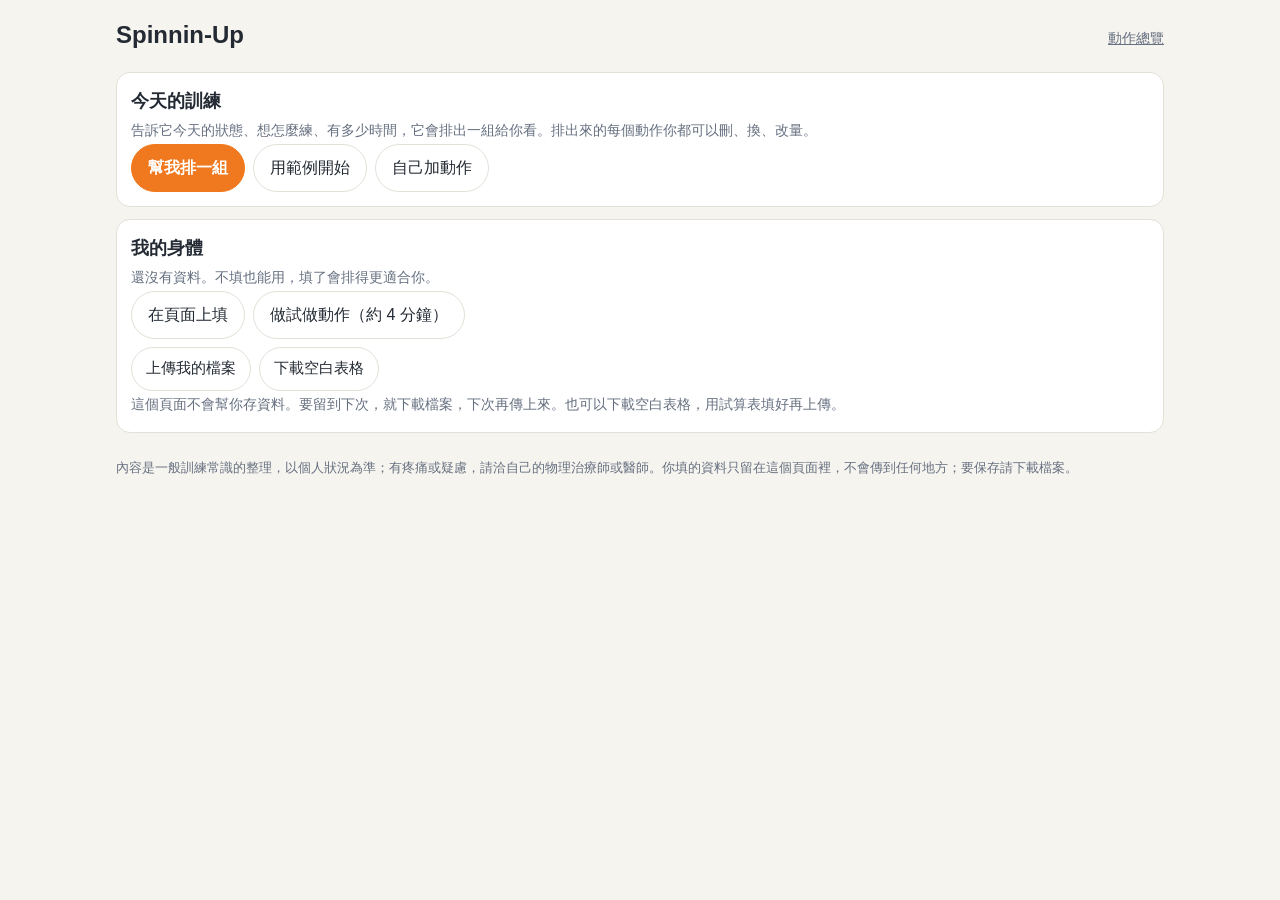
<file: index.html>
<!doctype html>
<html lang="zh-Hant">
<head>
<meta charset="utf-8">
<meta name="viewport" content="width=device-width,initial-scale=1,viewport-fit=cover">
<meta name="theme-color" content="#f6f4ef">
<title>Spinnin-Up</title>
<link rel="icon" href="data:,">
<link rel="stylesheet" href="app.css">
</head>
<body>
<main id="app"><div class="wrap"><p class="mute">載入中…</p></div></main>
<noscript><p style="padding:16px">這個頁面需要開啟 JavaScript 才能使用。</p></noscript>
<script type="module" src="src/main.js"></script>
</body>
</html>
</file>
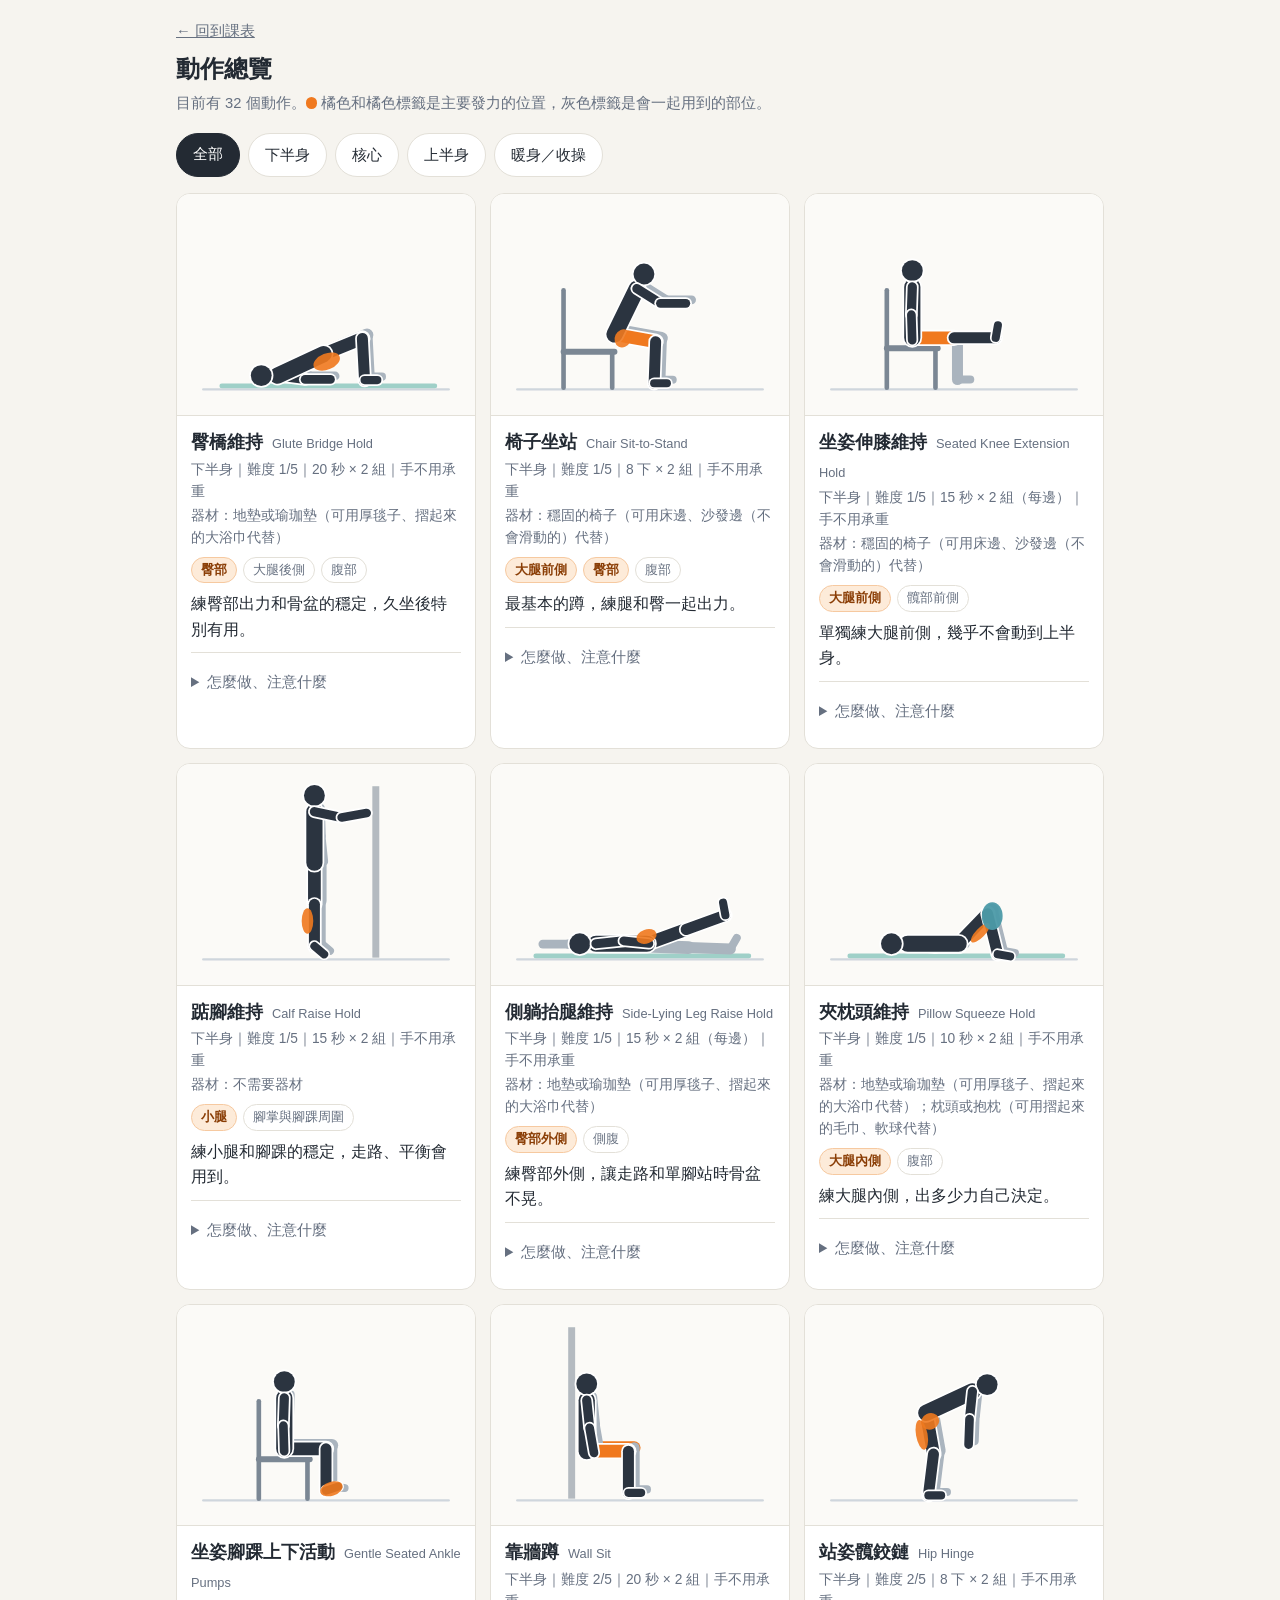
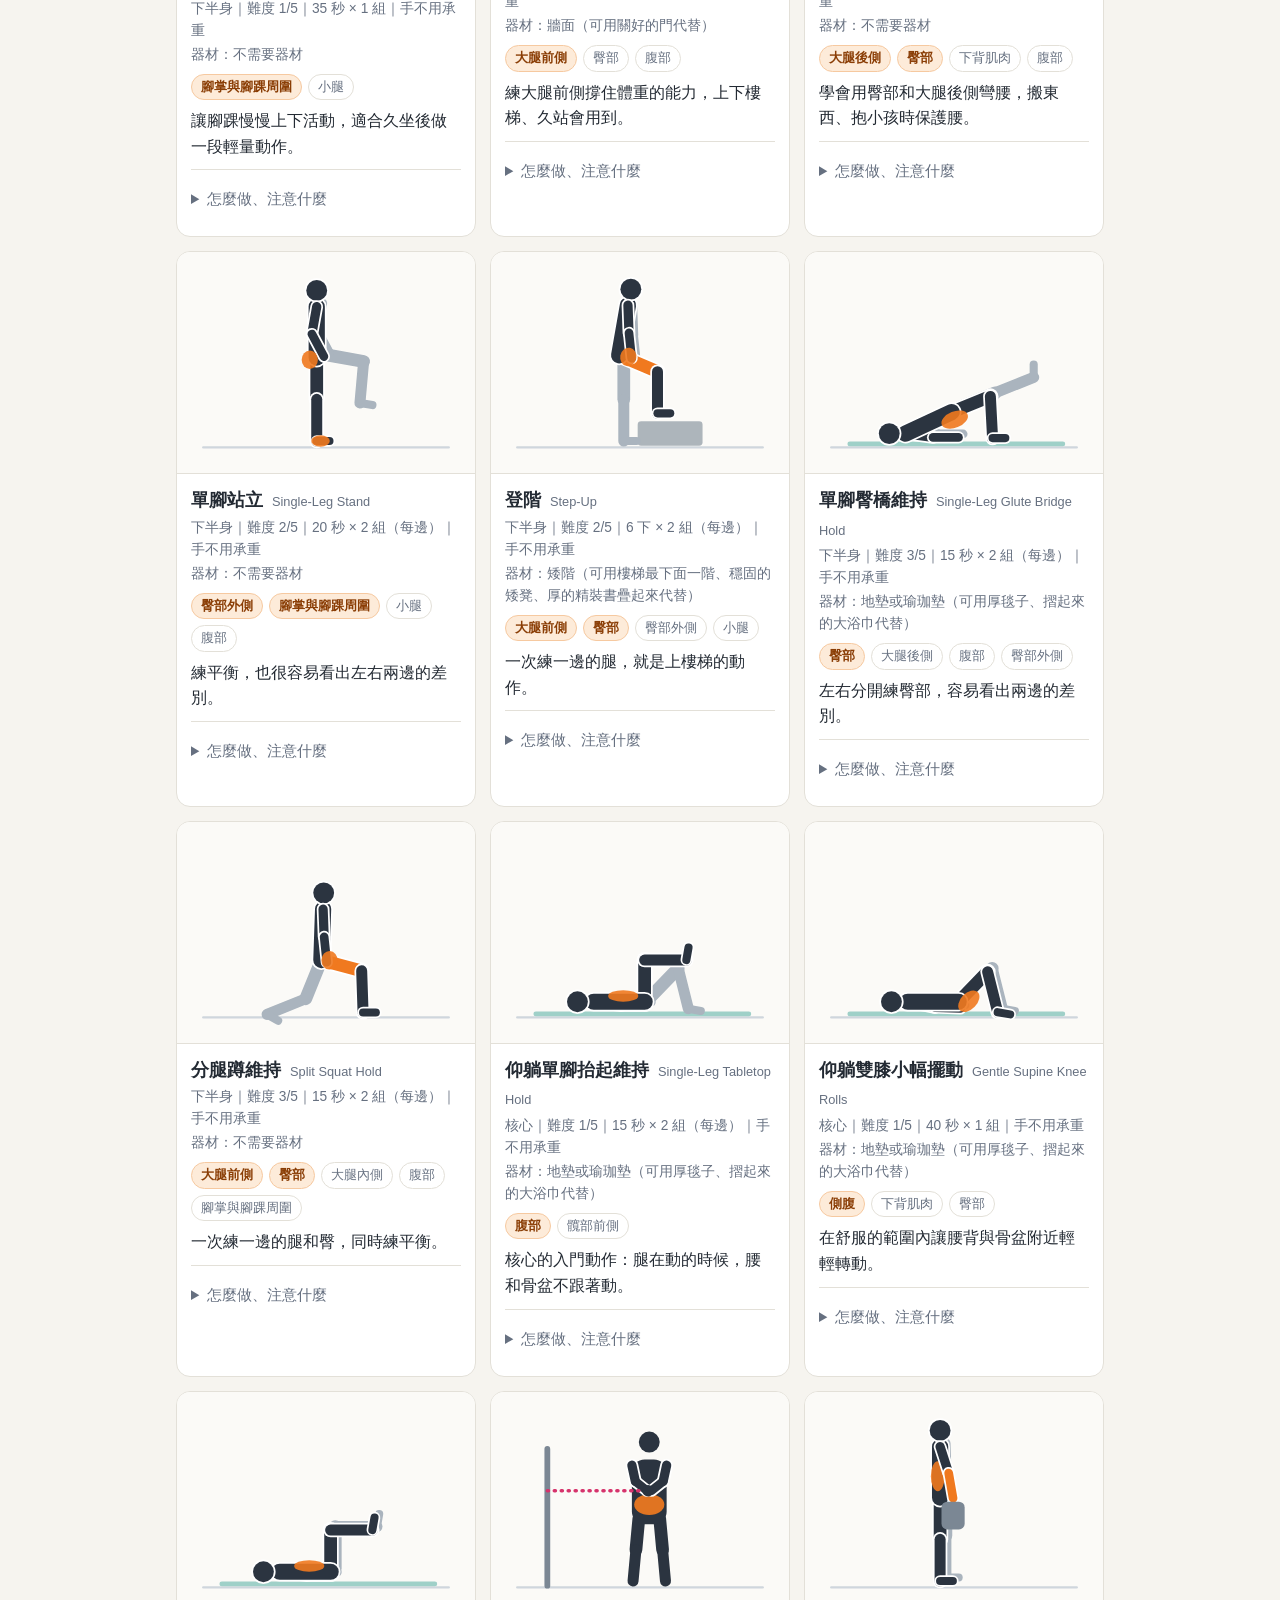
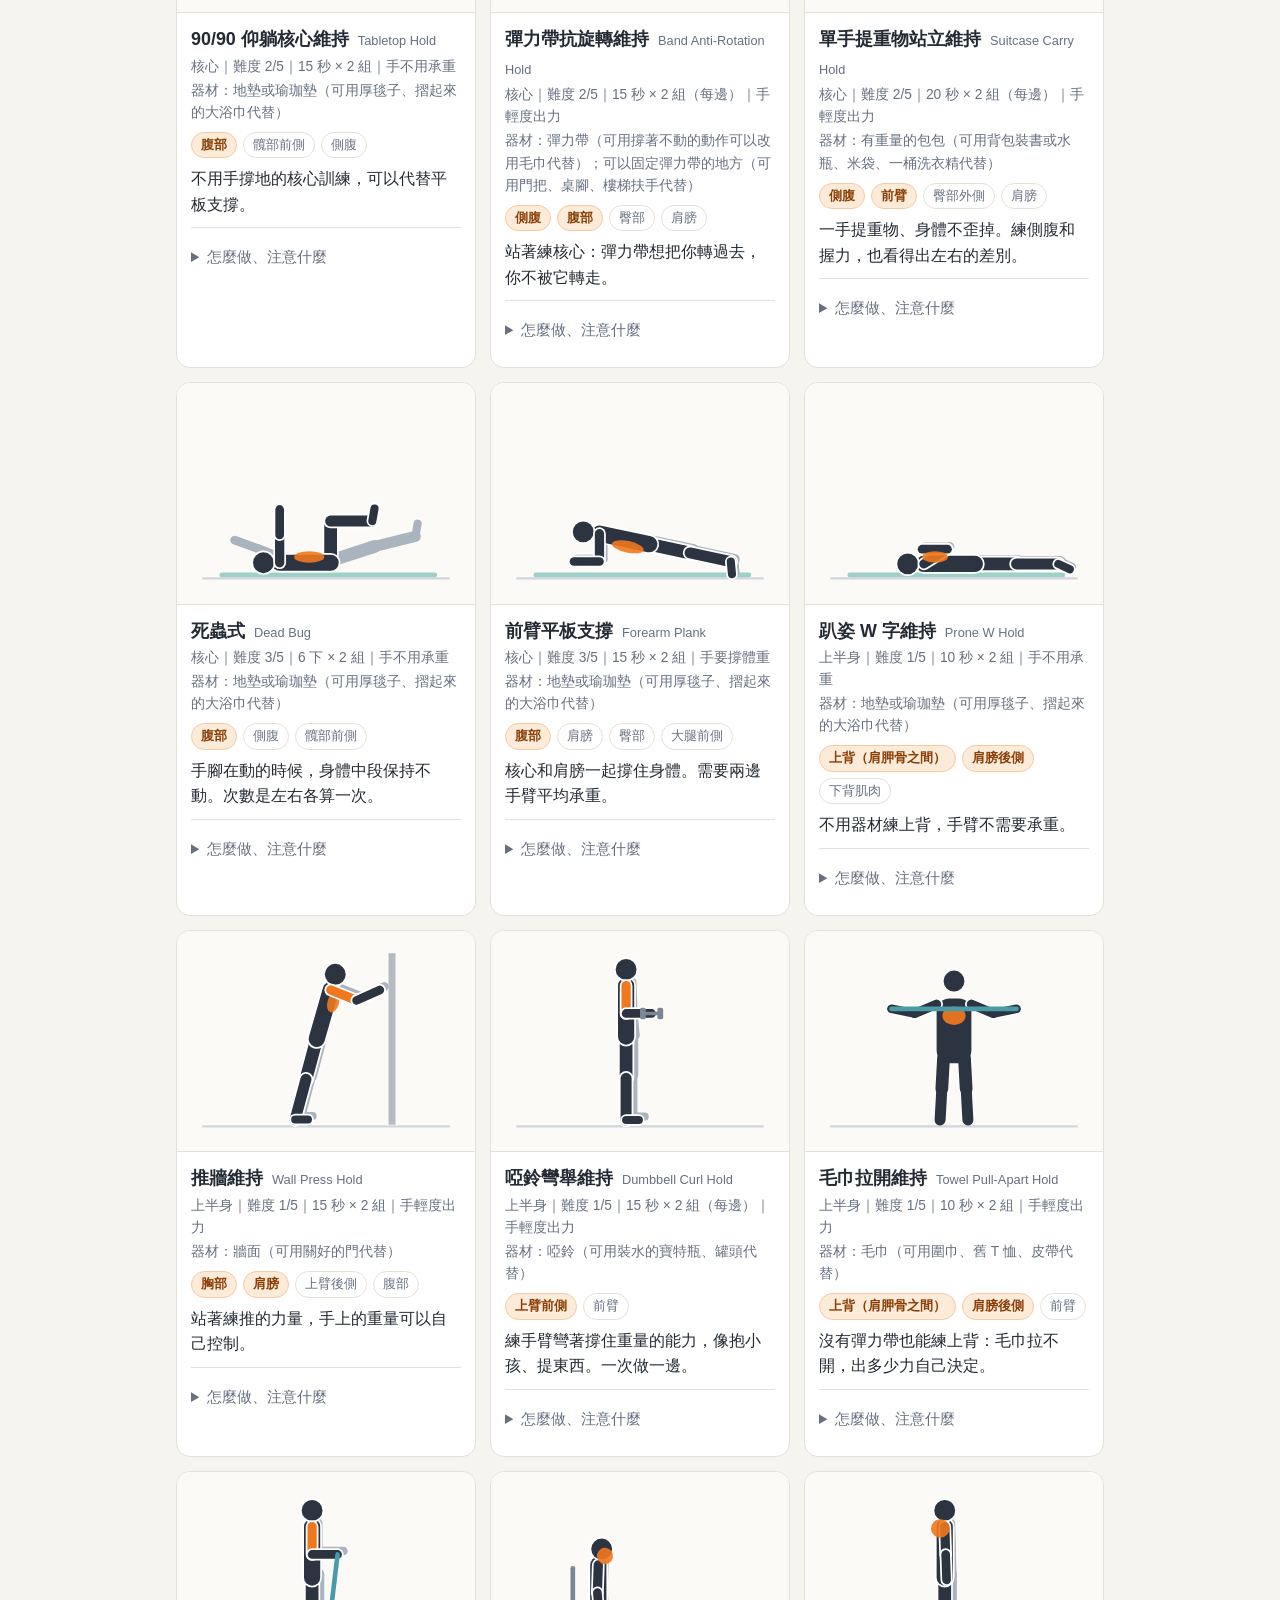
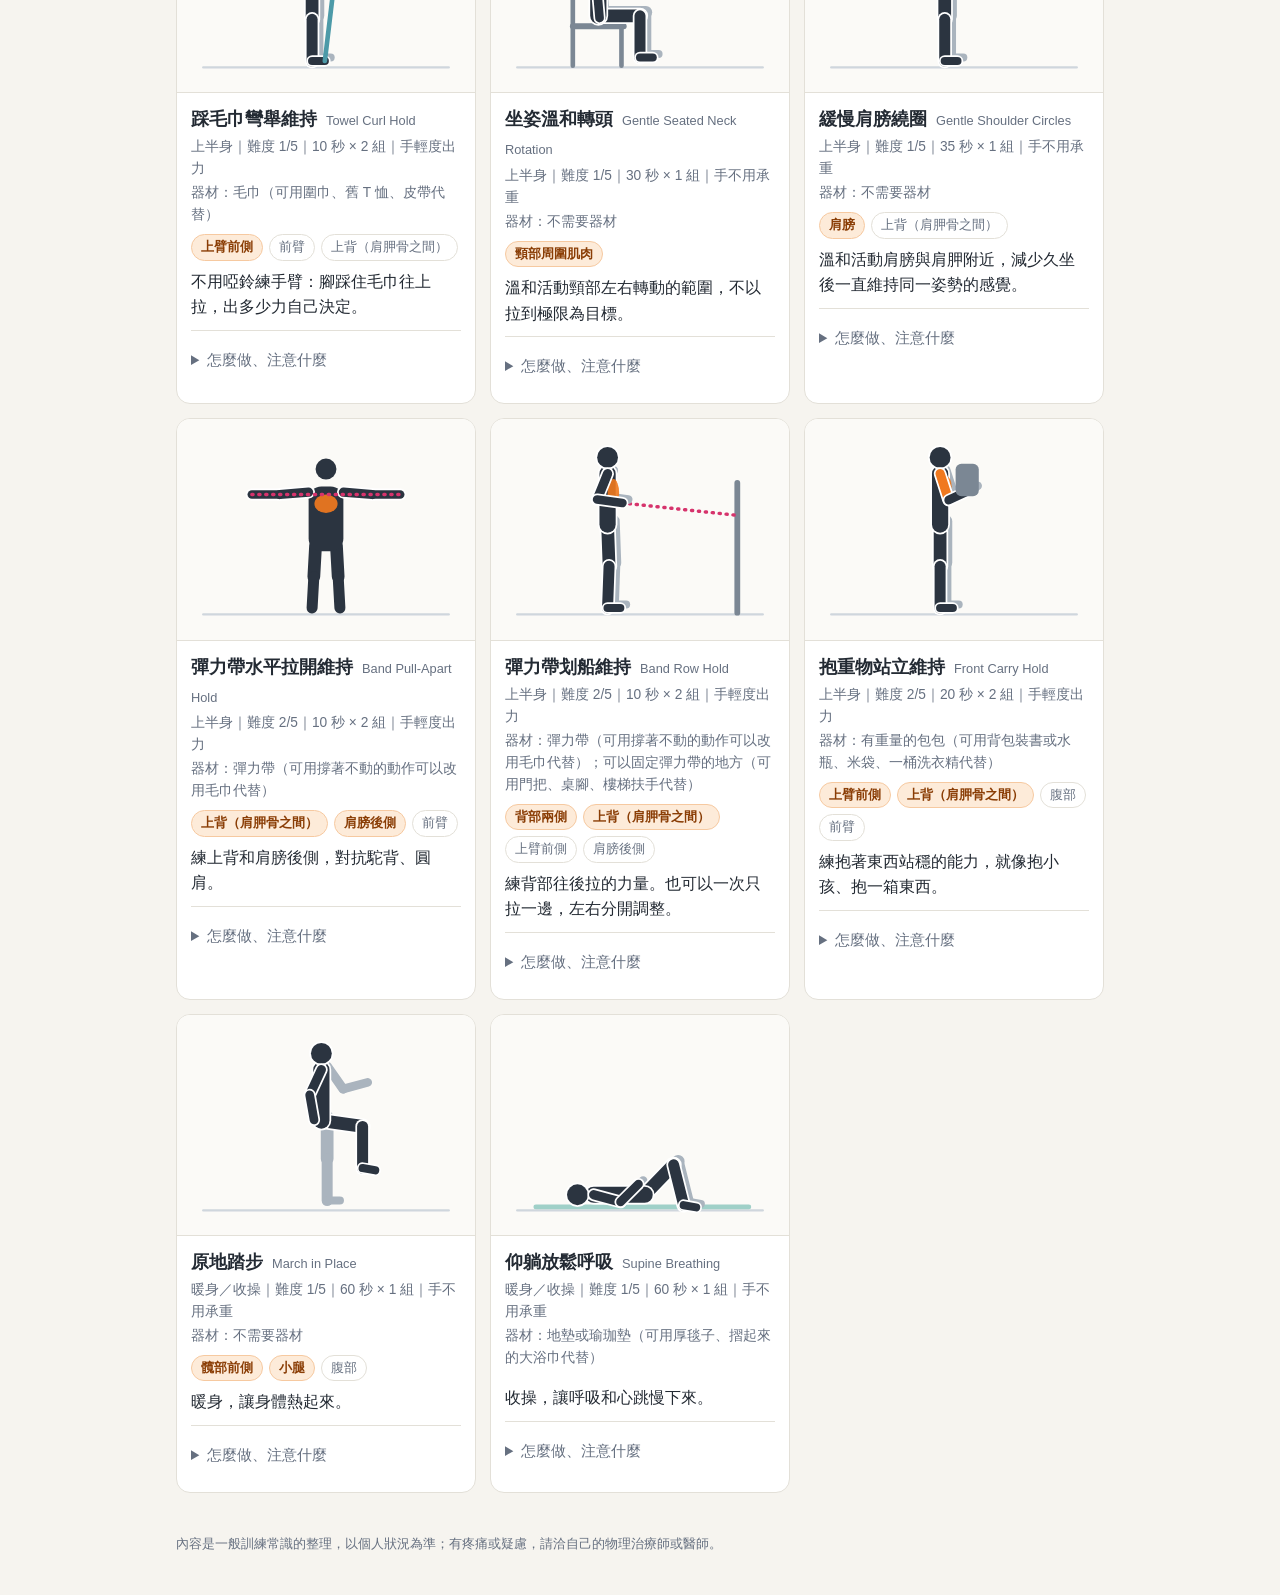
<file: catalog.html>
<!doctype html>
<html lang="zh-Hant"><head><meta charset="utf-8">
<meta name="viewport" content="width=device-width,initial-scale=1">
<link rel="icon" href="data:,">
<title>動作總覽</title>
<style>
:root{--bg:#f6f4ef;--card:#fff;--ink:#232a33;--mute:#667080;--line:#e3e0d8;--accent:#f0791f;--accent-bg:#fdebd9}
*{box-sizing:border-box}
body{margin:0;background:var(--bg);color:var(--ink);font:16px/1.6 -apple-system,"PingFang TC","Noto Sans TC","Microsoft JhengHei",sans-serif}
header{padding:20px 16px 8px;max-width:960px;margin:auto}
h1{font-size:1.5rem;margin:0 0 4px}
header p{margin:0;color:var(--mute);font-size:.92rem}
.legend{display:inline-block;width:.8em;height:.8em;border-radius:50%;background:var(--accent);vertical-align:-1px}
nav{position:sticky;top:0;background:var(--bg);padding:10px 16px;display:flex;flex-wrap:wrap;gap:8px;max-width:960px;margin:auto;z-index:2}
nav button{flex:none;border:1px solid var(--line);background:var(--card);color:var(--ink);padding:8px 16px;min-height:44px;border-radius:999px;font:inherit;font-size:.92rem;cursor:pointer}
nav button[aria-pressed=true]{background:var(--ink);color:#fff;border-color:var(--ink)}
nav button:focus-visible,summary:focus-visible{outline:2px solid var(--accent);outline-offset:2px}
main{display:grid;grid-template-columns:repeat(auto-fill,minmax(300px,1fr));gap:14px;padding:6px 16px 40px;max-width:960px;margin:auto}
.card{background:var(--card);border:1px solid var(--line);border-radius:14px;overflow:hidden;scroll-margin-top:calc(var(--nav-h,64px) + 8px)}
.fig{background:#fbfaf7;border-bottom:1px solid var(--line);padding:6px 10px}
.fig svg{display:block;width:100%;height:auto}
.body{padding:12px 14px 14px}
h2{font-size:1.12rem;margin:0}
h2 small{font-weight:400;color:var(--mute);font-size:.8rem;margin-left:4px}
h3{font-size:.92rem;margin:12px 0 2px}
.meta{color:var(--mute);font-size:.86rem;margin:2px 0}
.chips{display:flex;flex-wrap:wrap;gap:6px;margin:8px 0}
.chip{font-size:.8rem;padding:2px 9px;border-radius:999px;border:1px solid var(--line);color:var(--mute)}
.chip.p{background:var(--accent-bg);border-color:#f6c9a0;color:#8a3d05;font-weight:600}
.effect{margin:6px 0}
details{border-top:1px solid var(--line);margin-top:10px;padding-top:8px}
summary{cursor:pointer;color:var(--mute);font-size:.92rem;padding:10px 0;min-height:44px}
ol,ul{margin:2px 0;padding-left:1.3em;font-size:.94rem}
@media (orientation:landscape) and (max-height:520px){
  nav{position:static}
  main{grid-template-columns:1fr;max-width:none;padding-left:calc(16px + env(safe-area-inset-left));padding-right:calc(16px + env(safe-area-inset-right))}
  .card{display:grid;grid-template-columns:minmax(200px,34%) 1fr;scroll-margin-top:8px}
  .fig{border-bottom:0;border-right:1px solid var(--line);display:flex;align-items:center}
  .fig svg{max-height:52vh}
}
footer{max-width:960px;margin:auto;padding:0 16px 40px;color:var(--mute);font-size:.84rem}
</style></head><body>
<header><p style="margin:0 0 6px"><a href="./" style="color:var(--mute)">← 回到課表</a></p><h1>動作總覽</h1>
<p>目前有 32 個動作。<span class="legend"></span> 橘色和橘色標籤是主要發力的位置，灰色標籤是會一起用到的部位。</p></header>
<nav aria-label="篩選部位">
<button data-f="all" aria-pressed="true">全部</button><button data-f="lower" aria-pressed="false">下半身</button><button data-f="core" aria-pressed="false">核心</button><button data-f="upper" aria-pressed="false">上半身</button><button data-f="full" aria-pressed="false">暖身／收操</button>
</nav>
<main>
<article class="card" data-region="lower">
  <div class="fig"><svg xmlns="http://www.w3.org/2000/svg" viewBox="0 0 240 180" role="img" aria-label="臀橋維持的姿勢示意圖"><line x1="14.0" y1="163.5" x2="226.0" y2="163.5" stroke="#cfd6dd" stroke-width="2" stroke-linecap="round" /><line x1="30.0" y1="160.5" x2="214.0" y2="160.5" stroke="#9fd0c8" stroke-width="4" stroke-linecap="round" /><line x1="122.0" y1="130.0" x2="155.4" y2="116.5" stroke="#aab4be" stroke-width="11" stroke-linecap="round" /><line x1="155.4" y1="116.5" x2="157.3" y2="152.5" stroke="#aab4be" stroke-width="9.5" stroke-linecap="round" /><line x1="157.3" y1="152.5" x2="168.3" y2="152.5" stroke="#aab4be" stroke-width="7" stroke-linecap="round" /><line x1="82.1" y1="148.6" x2="105.9" y2="151.9" stroke="#aab4be" stroke-width="8" stroke-linecap="round" /><line x1="105.9" y1="151.9" x2="127.9" y2="151.9" stroke="#aab4be" stroke-width="7.5" stroke-linecap="round" /><line x1="78.1" y1="151.6" x2="101.9" y2="154.9" stroke="#ffffff" stroke-width="11" stroke-linecap="round" /><line x1="78.1" y1="151.6" x2="101.9" y2="154.9" stroke="#2b3440" stroke-width="8" stroke-linecap="round" /><line x1="101.9" y1="154.9" x2="123.9" y2="154.9" stroke="#ffffff" stroke-width="10.5" stroke-linecap="round" /><line x1="101.9" y1="154.9" x2="123.9" y2="154.9" stroke="#2b3440" stroke-width="7.5" stroke-linecap="round" /><line x1="118.0" y1="133.0" x2="151.4" y2="119.5" stroke="#ffffff" stroke-width="14" stroke-linecap="round" /><line x1="118.0" y1="133.0" x2="151.4" y2="119.5" stroke="#2b3440" stroke-width="11" stroke-linecap="round" /><line x1="151.4" y1="119.5" x2="153.3" y2="155.5" stroke="#ffffff" stroke-width="12.5" stroke-linecap="round" /><line x1="151.4" y1="119.5" x2="153.3" y2="155.5" stroke="#2b3440" stroke-width="9.5" stroke-linecap="round" /><line x1="153.3" y1="155.5" x2="164.3" y2="155.5" stroke="#ffffff" stroke-width="10" stroke-linecap="round" /><line x1="153.3" y1="155.5" x2="164.3" y2="155.5" stroke="#2b3440" stroke-width="7" stroke-linecap="round" /><line x1="118.0" y1="133.0" x2="78.1" y2="151.6" stroke="#ffffff" stroke-width="17" stroke-linecap="round" /><line x1="118.0" y1="133.0" x2="78.1" y2="151.6" stroke="#2b3440" stroke-width="14" stroke-linecap="round" /><circle cx="64.1" cy="151.6" r="10.5" fill="#ffffff" /><circle cx="64.1" cy="151.6" r="9" fill="#2b3440" /><ellipse cx="120.6" cy="139.5" rx="12" ry="7" fill="#f0791f" opacity="0.9" transform="rotate(-22 120.6 139.5)"/></svg>
</div>
  <div class="body">
    <h2>臀橋維持 <small>Glute Bridge Hold</small></h2>
    <p class="meta">下半身｜難度 1/5｜20 秒 × 2 組｜手不用承重</p>
    <p class="meta">器材：地墊或瑜珈墊（可用厚毯子、摺起來的大浴巾代替）</p>
    <div class="chips"><span class="chip p">臀部</span><span class="chip">大腿後側</span><span class="chip">腹部</span></div>
    <p class="effect">練臀部出力和骨盆的穩定，久坐後特別有用。</p>
    <details><summary>怎麼做、注意什麼</summary>
      <h3>步驟</h3><ol><li>仰躺，膝蓋彎曲，雙腳踩地，與髖同寬。</li><li>腳跟往下踩，把臀部抬起來，到肩膀、髖、膝蓋大約一直線。</li><li>停住，正常呼吸。</li></ol>
      <h3>提示</h3><ul><li>用臀部往上推，不是用腰往上拱。</li><li>肋骨往下收，肚子保持一點張力。</li><li>手臂放鬆放在身體兩側。</li></ul>
      <h3>避免</h3><ul><li>抬得太高，腰凹下去。</li><li>膝蓋往外倒或往內夾。</li><li>用脖子頂地板。</li></ul>
      <h3>如果這些地方有感覺</h3><ul><li><b>腰（下背）</b>：抬太高、變成腰在出力。降低一點高度，先夾臀再抬。</li><li><b>大腿後側</b>：大腿後側很緊或快抽筋，通常是腳離臀部太遠。把腳跟往臀部收近一點。</li><li><b>脖子</b>：重量壓到脖子了。重量應該在上背和肩膀。</li></ul>
      <p class="meta">太難的話：臀部只抬離地板一點點也可以。</p>
      <p class='meta'>難一點：單腳臀橋維持</p><p class='meta'>可以換成：站姿髖鉸鏈、側躺抬腿維持</p>
    </details>
  </div>
</article>
<article class="card" data-region="lower">
  <div class="fig"><svg xmlns="http://www.w3.org/2000/svg" viewBox="0 0 240 180" role="img" aria-label="椅子坐站的姿勢示意圖"><line x1="14.0" y1="163.5" x2="226.0" y2="163.5" stroke="#cfd6dd" stroke-width="2" stroke-linecap="round" /><line x1="54.0" y1="78.0" x2="54.0" y2="162.0" stroke="#7b8794" stroke-width="4" stroke-linecap="round" /><line x1="54.0" y1="131.0" x2="98.0" y2="131.0" stroke="#7b8794" stroke-width="5" stroke-linecap="round" /><line x1="96.0" y1="131.0" x2="96.0" y2="162.0" stroke="#7b8794" stroke-width="4" stroke-linecap="round" /><line x1="103.0" y1="113.0" x2="138.5" y2="119.3" stroke="#aab4be" stroke-width="11" stroke-linecap="round" /><line x1="138.5" y1="119.3" x2="137.2" y2="155.2" stroke="#aab4be" stroke-width="9.5" stroke-linecap="round" /><line x1="137.2" y1="155.2" x2="148.2" y2="155.2" stroke="#aab4be" stroke-width="7" stroke-linecap="round" /><line x1="122.3" y1="73.5" x2="142.6" y2="86.2" stroke="#aab4be" stroke-width="8" stroke-linecap="round" /><line x1="142.6" y1="86.2" x2="164.6" y2="86.2" stroke="#aab4be" stroke-width="7.5" stroke-linecap="round" /><line x1="98.0" y1="116.0" x2="133.5" y2="122.3" stroke="#ffffff" stroke-width="14" stroke-linecap="round" /><line x1="98.0" y1="116.0" x2="133.5" y2="122.3" stroke="#f0791f" stroke-width="11" stroke-linecap="round" /><line x1="133.5" y1="122.3" x2="132.2" y2="158.2" stroke="#ffffff" stroke-width="12.5" stroke-linecap="round" /><line x1="133.5" y1="122.3" x2="132.2" y2="158.2" stroke="#2b3440" stroke-width="9.5" stroke-linecap="round" /><line x1="132.2" y1="158.2" x2="143.2" y2="158.2" stroke="#ffffff" stroke-width="10" stroke-linecap="round" /><line x1="132.2" y1="158.2" x2="143.2" y2="158.2" stroke="#2b3440" stroke-width="7" stroke-linecap="round" /><line x1="98.0" y1="116.0" x2="117.3" y2="76.5" stroke="#ffffff" stroke-width="17" stroke-linecap="round" /><line x1="98.0" y1="116.0" x2="117.3" y2="76.5" stroke="#2b3440" stroke-width="14" stroke-linecap="round" /><circle cx="123.4" cy="63.9" r="10.5" fill="#ffffff" /><circle cx="123.4" cy="63.9" r="9" fill="#2b3440" /><line x1="117.3" y1="76.5" x2="137.6" y2="89.2" stroke="#ffffff" stroke-width="11" stroke-linecap="round" /><line x1="117.3" y1="76.5" x2="137.6" y2="89.2" stroke="#2b3440" stroke-width="8" stroke-linecap="round" /><line x1="137.6" y1="89.2" x2="159.6" y2="89.2" stroke="#ffffff" stroke-width="10.5" stroke-linecap="round" /><line x1="137.6" y1="89.2" x2="159.6" y2="89.2" stroke="#2b3440" stroke-width="7.5" stroke-linecap="round" /><ellipse cx="105.2" cy="119.5" rx="8" ry="7" fill="#f0791f" opacity="0.9" transform="rotate(-64 105.2 119.5)"/></svg>
</div>
  <div class="body">
    <h2>椅子坐站 <small>Chair Sit-to-Stand</small></h2>
    <p class="meta">下半身｜難度 1/5｜8 下 × 2 組｜手不用承重</p>
    <p class="meta">器材：穩固的椅子（可用床邊、沙發邊（不會滑動的）代替）</p>
    <div class="chips"><span class="chip p">大腿前側</span><span class="chip p">臀部</span><span class="chip">腹部</span></div>
    <p class="effect">最基本的蹲，練腿和臀一起出力。</p>
    <details><summary>怎麼做、注意什麼</summary>
      <h3>步驟</h3><ol><li>坐在椅子前半部，雙腳踩地，與髖同寬。</li><li>身體微微前傾，腳踩地站起來。</li><li>慢慢坐回去，臀部輕輕碰到椅子就再站起來。</li></ol>
      <h3>提示</h3><ul><li>坐下的時候慢，數三秒。</li><li>膝蓋對著腳尖。</li><li>站直時臀部夾一下。</li></ul>
      <h3>避免</h3><ul><li>用甩的站起來。</li><li>整個人跌坐回椅子。</li><li>膝蓋往內夾。</li></ul>
      <h3>如果這些地方有感覺</h3><ul><li><b>膝蓋</b>：腳可能太靠近椅子。腳往前踩一點，或換高一點的椅子。</li><li><b>腰（下背）</b>：身體前傾太多、背彎了。胸口保持打開。</li></ul>
      <p class="meta">太難的話：換高一點的椅子，或手扶大腿輕輕借力。</p>
      <p class='meta'>難一點：靠牆蹲</p><p class='meta'>可以換成：靠牆蹲</p>
    </details>
  </div>
</article>
<article class="card" data-region="lower">
  <div class="fig"><svg xmlns="http://www.w3.org/2000/svg" viewBox="0 0 240 180" role="img" aria-label="坐姿伸膝維持的姿勢示意圖"><line x1="14.0" y1="163.5" x2="226.0" y2="163.5" stroke="#cfd6dd" stroke-width="2" stroke-linecap="round" /><line x1="62.0" y1="78.0" x2="62.0" y2="162.0" stroke="#7b8794" stroke-width="4" stroke-linecap="round" /><line x1="62.0" y1="128.0" x2="106.0" y2="128.0" stroke="#7b8794" stroke-width="5" stroke-linecap="round" /><line x1="104.0" y1="128.0" x2="104.0" y2="162.0" stroke="#7b8794" stroke-width="4" stroke-linecap="round" /><line x1="87.0" y1="119.0" x2="123.0" y2="119.0" stroke="#aab4be" stroke-width="11" stroke-linecap="round" /><line x1="123.0" y1="119.0" x2="123.0" y2="155.0" stroke="#aab4be" stroke-width="9.5" stroke-linecap="round" /><line x1="123.0" y1="155.0" x2="134.0" y2="155.0" stroke="#aab4be" stroke-width="7" stroke-linecap="round" /><line x1="87.0" y1="75.0" x2="86.2" y2="99.0" stroke="#aab4be" stroke-width="8" stroke-linecap="round" /><line x1="86.2" y1="99.0" x2="86.9" y2="121.0" stroke="#aab4be" stroke-width="7.5" stroke-linecap="round" /><line x1="84.0" y1="119.0" x2="120.0" y2="119.0" stroke="#ffffff" stroke-width="14" stroke-linecap="round" /><line x1="84.0" y1="119.0" x2="120.0" y2="119.0" stroke="#f0791f" stroke-width="11" stroke-linecap="round" /><line x1="120.0" y1="119.0" x2="156.0" y2="119.0" stroke="#ffffff" stroke-width="12.5" stroke-linecap="round" /><line x1="120.0" y1="119.0" x2="156.0" y2="119.0" stroke="#2b3440" stroke-width="9.5" stroke-linecap="round" /><line x1="156.0" y1="119.0" x2="157.9" y2="108.2" stroke="#ffffff" stroke-width="10" stroke-linecap="round" /><line x1="156.0" y1="119.0" x2="157.9" y2="108.2" stroke="#2b3440" stroke-width="7" stroke-linecap="round" /><line x1="84.0" y1="119.0" x2="84.0" y2="75.0" stroke="#ffffff" stroke-width="17" stroke-linecap="round" /><line x1="84.0" y1="119.0" x2="84.0" y2="75.0" stroke="#2b3440" stroke-width="14" stroke-linecap="round" /><circle cx="84.0" cy="61.0" r="10.5" fill="#ffffff" /><circle cx="84.0" cy="61.0" r="9" fill="#2b3440" /><line x1="84.0" y1="75.0" x2="83.2" y2="99.0" stroke="#ffffff" stroke-width="11" stroke-linecap="round" /><line x1="84.0" y1="75.0" x2="83.2" y2="99.0" stroke="#2b3440" stroke-width="8" stroke-linecap="round" /><line x1="83.2" y1="99.0" x2="83.9" y2="121.0" stroke="#ffffff" stroke-width="10.5" stroke-linecap="round" /><line x1="83.2" y1="99.0" x2="83.9" y2="121.0" stroke="#2b3440" stroke-width="7.5" stroke-linecap="round" /></svg>
</div>
  <div class="body">
    <h2>坐姿伸膝維持 <small>Seated Knee Extension Hold</small></h2>
    <p class="meta">下半身｜難度 1/5｜15 秒 × 2 組（每邊）｜手不用承重</p>
    <p class="meta">器材：穩固的椅子（可用床邊、沙發邊（不會滑動的）代替）</p>
    <div class="chips"><span class="chip p">大腿前側</span><span class="chip">髖部前側</span></div>
    <p class="effect">單獨練大腿前側，幾乎不會動到上半身。</p>
    <details><summary>怎麼做、注意什麼</summary>
      <h3>步驟</h3><ol><li>坐在椅子上，背挺直。</li><li>一隻腳往前伸直，腳尖朝上。</li><li>大腿前側用力，停住。</li></ol>
      <h3>提示</h3><ul><li>膝蓋盡量伸直，大腿前側繃緊。</li><li>腳尖勾向自己。</li><li>身體不要往後倒。</li></ul>
      <h3>避免</h3><ul><li>身體後仰借力。</li><li>手抓椅子抓得很緊。</li></ul>
      <h3>如果這些地方有感覺</h3><ul><li><b>膝蓋</b>：不用鎖到最直，停在不會不舒服的角度。</li><li><b>髖部前側</b>：腿抬太高了。大腿留在椅面上，只伸直膝蓋。</li></ul>
      <p class="meta">太難的話：縮短秒數，或膝蓋不用完全伸直。</p>
      <p class='meta'>難一點：靠牆蹲</p><p class='meta'>可以換成：靠牆蹲、椅子坐站</p>
    </details>
  </div>
</article>
<article class="card" data-region="lower">
  <div class="fig"><svg xmlns="http://www.w3.org/2000/svg" viewBox="0 0 240 180" role="img" aria-label="踮腳維持的姿勢示意圖"><line x1="14.0" y1="163.5" x2="226.0" y2="163.5" stroke="#cfd6dd" stroke-width="2" stroke-linecap="round" /><rect x="160" y="14" width="6" height="148" fill="#7b8794" opacity="0.55"/><line x1="115.0" y1="77.0" x2="115.0" y2="113.0" stroke="#aab4be" stroke-width="11" stroke-linecap="round" /><line x1="115.0" y1="113.0" x2="115.0" y2="149.0" stroke="#aab4be" stroke-width="9.5" stroke-linecap="round" /><line x1="115.0" y1="149.0" x2="123.4" y2="156.1" stroke="#aab4be" stroke-width="7" stroke-linecap="round" /><line x1="115.0" y1="33.0" x2="115.8" y2="57.0" stroke="#aab4be" stroke-width="8" stroke-linecap="round" /><line x1="115.8" y1="57.0" x2="118.1" y2="78.9" stroke="#aab4be" stroke-width="7.5" stroke-linecap="round" /><line x1="110.0" y1="80.0" x2="110.0" y2="116.0" stroke="#ffffff" stroke-width="14" stroke-linecap="round" /><line x1="110.0" y1="80.0" x2="110.0" y2="116.0" stroke="#2b3440" stroke-width="11" stroke-linecap="round" /><line x1="110.0" y1="116.0" x2="110.0" y2="152.0" stroke="#ffffff" stroke-width="12.5" stroke-linecap="round" /><line x1="110.0" y1="116.0" x2="110.0" y2="152.0" stroke="#2b3440" stroke-width="9.5" stroke-linecap="round" /><line x1="110.0" y1="152.0" x2="118.4" y2="159.1" stroke="#ffffff" stroke-width="10" stroke-linecap="round" /><line x1="110.0" y1="152.0" x2="118.4" y2="159.1" stroke="#2b3440" stroke-width="7" stroke-linecap="round" /><line x1="110.0" y1="80.0" x2="110.0" y2="36.0" stroke="#ffffff" stroke-width="17" stroke-linecap="round" /><line x1="110.0" y1="80.0" x2="110.0" y2="36.0" stroke="#2b3440" stroke-width="14" stroke-linecap="round" /><circle cx="110.0" cy="22.0" r="10.5" fill="#ffffff" /><circle cx="110.0" cy="22.0" r="9" fill="#2b3440" /><line x1="110.0" y1="36.0" x2="133.5" y2="41.0" stroke="#ffffff" stroke-width="11" stroke-linecap="round" /><line x1="110.0" y1="36.0" x2="133.5" y2="41.0" stroke="#2b3440" stroke-width="8" stroke-linecap="round" /><line x1="133.5" y1="41.0" x2="155.1" y2="37.2" stroke="#ffffff" stroke-width="10.5" stroke-linecap="round" /><line x1="133.5" y1="41.0" x2="155.1" y2="37.2" stroke="#2b3440" stroke-width="7.5" stroke-linecap="round" /><ellipse cx="104.0" cy="130.4" rx="11" ry="5" fill="#f0791f" opacity="0.9" transform="rotate(90 104.0 130.4)"/></svg>
</div>
  <div class="body">
    <h2>踮腳維持 <small>Calf Raise Hold</small></h2>
    <p class="meta">下半身｜難度 1/5｜15 秒 × 2 組｜手不用承重</p>
    <p class="meta">器材：不需要器材</p>
    <div class="chips"><span class="chip p">小腿</span><span class="chip">腳掌與腳踝周圍</span></div>
    <p class="effect">練小腿和腳踝的穩定，走路、平衡會用到。</p>
    <details><summary>怎麼做、注意什麼</summary>
      <h3>步驟</h3><ol><li>站在牆或椅背旁邊，手輕輕扶著。</li><li>腳跟慢慢抬高，用前腳掌站。</li><li>停在最高的地方。</li></ol>
      <h3>提示</h3><ul><li>重量壓在大拇指和第二趾後面的腳掌。</li><li>腳踝不要往外翻。</li><li>身體直直往上，不要往前倒。</li></ul>
      <h3>避免</h3><ul><li>腳踝外翻、重量跑到小趾那側。</li><li>膝蓋鎖死後頂。</li></ul>
      <h3>如果這些地方有感覺</h3><ul><li><b>腳踝</b>：腳踝在晃或外翻。抬低一點，手扶穩。</li><li><b>腳掌與腳踝周圍</b>：腳底快抽筋的話先休息，下次縮短秒數。</li></ul>
      <p class="meta">太難的話：腳跟只抬一點點，手扶穩。</p>
      <p class='meta'>難一點：單腳站立</p><p class='meta'>可以換成：單腳站立</p>
    </details>
  </div>
</article>
<article class="card" data-region="lower">
  <div class="fig"><svg xmlns="http://www.w3.org/2000/svg" viewBox="0 0 240 180" role="img" aria-label="側躺抬腿維持的姿勢示意圖"><line x1="14.0" y1="163.5" x2="226.0" y2="163.5" stroke="#cfd6dd" stroke-width="2" stroke-linecap="round" /><line x1="30.0" y1="160.5" x2="214.0" y2="160.5" stroke="#9fd0c8" stroke-width="4" stroke-linecap="round" /><line x1="126.0" y1="152.0" x2="162.0" y2="153.3" stroke="#aab4be" stroke-width="11" stroke-linecap="round" /><line x1="162.0" y1="153.3" x2="198.0" y2="154.5" stroke="#aab4be" stroke-width="9.5" stroke-linecap="round" /><line x1="198.0" y1="154.5" x2="203.5" y2="145.0" stroke="#aab4be" stroke-width="7" stroke-linecap="round" /><line x1="82.0" y1="152.0" x2="58.1" y2="150.3" stroke="#aab4be" stroke-width="8" stroke-linecap="round" /><line x1="58.1" y1="150.3" x2="36.1" y2="150.3" stroke="#aab4be" stroke-width="7.5" stroke-linecap="round" /><line x1="126.0" y1="150.0" x2="159.8" y2="137.7" stroke="#ffffff" stroke-width="14" stroke-linecap="round" /><line x1="126.0" y1="150.0" x2="159.8" y2="137.7" stroke="#2b3440" stroke-width="11" stroke-linecap="round" /><line x1="159.8" y1="137.7" x2="193.7" y2="125.4" stroke="#ffffff" stroke-width="12.5" stroke-linecap="round" /><line x1="159.8" y1="137.7" x2="193.7" y2="125.4" stroke="#2b3440" stroke-width="9.5" stroke-linecap="round" /><line x1="193.7" y1="125.4" x2="191.7" y2="114.5" stroke="#ffffff" stroke-width="10" stroke-linecap="round" /><line x1="193.7" y1="125.4" x2="191.7" y2="114.5" stroke="#2b3440" stroke-width="7" stroke-linecap="round" /><line x1="126.0" y1="150.0" x2="82.0" y2="150.0" stroke="#ffffff" stroke-width="17" stroke-linecap="round" /><line x1="126.0" y1="150.0" x2="82.0" y2="150.0" stroke="#2b3440" stroke-width="14" stroke-linecap="round" /><circle cx="68.0" cy="150.0" r="10.5" fill="#ffffff" /><circle cx="68.0" cy="150.0" r="9" fill="#2b3440" /><line x1="82.0" y1="150.0" x2="105.9" y2="147.5" stroke="#ffffff" stroke-width="11" stroke-linecap="round" /><line x1="82.0" y1="150.0" x2="105.9" y2="147.5" stroke="#2b3440" stroke-width="8" stroke-linecap="round" /><line x1="105.9" y1="147.5" x2="127.7" y2="149.8" stroke="#ffffff" stroke-width="10.5" stroke-linecap="round" /><line x1="105.9" y1="147.5" x2="127.7" y2="149.8" stroke="#2b3440" stroke-width="7.5" stroke-linecap="round" /><ellipse cx="125.6" cy="143.7" rx="9" ry="6" fill="#f0791f" opacity="0.9" transform="rotate(-20 125.6 143.7)"/></svg>
</div>
  <div class="body">
    <h2>側躺抬腿維持 <small>Side-Lying Leg Raise Hold</small></h2>
    <p class="meta">下半身｜難度 1/5｜15 秒 × 2 組（每邊）｜手不用承重</p>
    <p class="meta">器材：地墊或瑜珈墊（可用厚毯子、摺起來的大浴巾代替）</p>
    <div class="chips"><span class="chip p">臀部外側</span><span class="chip">側腹</span></div>
    <p class="effect">練臀部外側，讓走路和單腳站時骨盆不晃。</p>
    <details><summary>怎麼做、注意什麼</summary>
      <h3>步驟</h3><ol><li>側躺，頭枕在下面那隻手臂上，下面的腳可以彎曲。</li><li>上面的腳伸直，稍微往身體後方一點，抬到大約與髖同高再多一點。</li><li>停住。</li></ol>
      <h3>提示</h3><ul><li>腳尖朝前或微微朝下，不要朝天花板。</li><li>骨盆上下疊好，不要往後倒。</li><li>感覺在屁股側邊偏後面。</li></ul>
      <h3>避免</h3><ul><li>腿抬太高、腰跟著側彎。</li><li>腿跑到身體前面。</li><li>身體往後翻。</li></ul>
      <h3>如果這些地方有感覺</h3><ul><li><b>髖部前側</b>：腿跑到身體前面了。把腿往後收一點，腳尖朝前。</li><li><b>腰（下背）</b>：抬太高了。降低高度。</li></ul>
      <p class="meta">太難的話：抬低一點，或縮短秒數。</p>
      <p class='meta'>可以換成：臀橋維持、單腳站立</p>
    </details>
  </div>
</article>
<article class="card" data-region="lower">
  <div class="fig"><svg xmlns="http://www.w3.org/2000/svg" viewBox="0 0 240 180" role="img" aria-label="夾枕頭維持的姿勢示意圖"><line x1="14.0" y1="163.5" x2="226.0" y2="163.5" stroke="#cfd6dd" stroke-width="2" stroke-linecap="round" /><line x1="30.0" y1="160.5" x2="214.0" y2="160.5" stroke="#9fd0c8" stroke-width="4" stroke-linecap="round" /><line x1="128.0" y1="147.0" x2="153.0" y2="121.1" stroke="#aab4be" stroke-width="11" stroke-linecap="round" /><line x1="153.0" y1="121.1" x2="161.7" y2="156.0" stroke="#aab4be" stroke-width="9.5" stroke-linecap="round" /><line x1="161.7" y1="156.0" x2="172.5" y2="157.9" stroke="#aab4be" stroke-width="7" stroke-linecap="round" /><line x1="84.0" y1="147.0" x2="107.8" y2="150.3" stroke="#aab4be" stroke-width="8" stroke-linecap="round" /><line x1="107.8" y1="150.3" x2="129.8" y2="150.3" stroke="#aab4be" stroke-width="7.5" stroke-linecap="round" /><line x1="80.0" y1="150.0" x2="103.8" y2="153.3" stroke="#ffffff" stroke-width="11" stroke-linecap="round" /><line x1="80.0" y1="150.0" x2="103.8" y2="153.3" stroke="#2b3440" stroke-width="8" stroke-linecap="round" /><line x1="103.8" y1="153.3" x2="125.8" y2="153.3" stroke="#ffffff" stroke-width="10.5" stroke-linecap="round" /><line x1="103.8" y1="153.3" x2="125.8" y2="153.3" stroke="#2b3440" stroke-width="7.5" stroke-linecap="round" /><line x1="124.0" y1="150.0" x2="149.0" y2="124.1" stroke="#ffffff" stroke-width="14" stroke-linecap="round" /><line x1="124.0" y1="150.0" x2="149.0" y2="124.1" stroke="#2b3440" stroke-width="11" stroke-linecap="round" /><line x1="149.0" y1="124.1" x2="157.7" y2="159.0" stroke="#ffffff" stroke-width="12.5" stroke-linecap="round" /><line x1="149.0" y1="124.1" x2="157.7" y2="159.0" stroke="#2b3440" stroke-width="9.5" stroke-linecap="round" /><line x1="157.7" y1="159.0" x2="168.5" y2="160.9" stroke="#ffffff" stroke-width="10" stroke-linecap="round" /><line x1="157.7" y1="159.0" x2="168.5" y2="160.9" stroke="#2b3440" stroke-width="7" stroke-linecap="round" /><line x1="124.0" y1="150.0" x2="80.0" y2="150.0" stroke="#ffffff" stroke-width="17" stroke-linecap="round" /><line x1="124.0" y1="150.0" x2="80.0" y2="150.0" stroke="#2b3440" stroke-width="14" stroke-linecap="round" /><circle cx="66.0" cy="150.0" r="10.5" fill="#ffffff" /><circle cx="66.0" cy="150.0" r="9" fill="#2b3440" /><ellipse cx="142.8" cy="140.6" rx="11" ry="4" fill="#f0791f" opacity="0.9" transform="rotate(-46 142.8 140.6)"/><ellipse cx="153.0" cy="126.1" rx="9" ry="12" fill="#4c9aa8" opacity="0.95"/></svg>
</div>
  <div class="body">
    <h2>夾枕頭維持 <small>Pillow Squeeze Hold</small></h2>
    <p class="meta">下半身｜難度 1/5｜10 秒 × 2 組｜手不用承重</p>
    <p class="meta">器材：地墊或瑜珈墊（可用厚毯子、摺起來的大浴巾代替）；枕頭或抱枕（可用摺起來的毛巾、軟球代替）</p>
    <div class="chips"><span class="chip p">大腿內側</span><span class="chip">腹部</span></div>
    <p class="effect">練大腿內側，出多少力自己決定。</p>
    <details><summary>怎麼做、注意什麼</summary>
      <h3>步驟</h3><ol><li>仰躺，膝蓋彎曲，雙腳踩地。</li><li>把枕頭夾在兩個膝蓋中間。</li><li>膝蓋往中間夾，停住。</li></ol>
      <h3>提示</h3><ul><li>出大約六、七成力，正常呼吸。</li><li>腰保持原本的位置，不要拱起來。</li><li>兩邊平均出力。</li></ul>
      <h3>避免</h3><ul><li>憋氣。</li><li>腰拱起來。</li><li>腳掌離地。</li></ul>
      <h3>如果這些地方有感覺</h3><ul><li><b>髖關節</b>：少出一點力，或換大一點的枕頭讓膝蓋不用夾那麼近。</li><li><b>腰（下背）</b>：腰拱起來了。少出一點力，吐氣時肋骨往下沉。</li></ul>
      <p class="meta">太難的話：少出一點力。</p>
      <p class='meta'>可以換成：臀橋維持、側躺抬腿維持</p>
    </details>
  </div>
</article>
<article class="card" data-region="lower">
  <div class="fig"><svg xmlns="http://www.w3.org/2000/svg" viewBox="0 0 240 180" role="img" aria-label="坐姿腳踝上下活動的姿勢示意圖"><line x1="14.0" y1="163.5" x2="226.0" y2="163.5" stroke="#cfd6dd" stroke-width="2" stroke-linecap="round" /><line x1="62.0" y1="78.0" x2="62.0" y2="162.0" stroke="#7b8794" stroke-width="4" stroke-linecap="round" /><line x1="62.0" y1="128.0" x2="106.0" y2="128.0" stroke="#7b8794" stroke-width="5" stroke-linecap="round" /><line x1="104.0" y1="128.0" x2="104.0" y2="162.0" stroke="#7b8794" stroke-width="4" stroke-linecap="round" /><line x1="89.0" y1="116.0" x2="125.0" y2="116.0" stroke="#aab4be" stroke-width="11" stroke-linecap="round" /><line x1="125.0" y1="116.0" x2="125.0" y2="152.0" stroke="#aab4be" stroke-width="9.5" stroke-linecap="round" /><line x1="125.0" y1="152.0" x2="136.0" y2="152.8" stroke="#aab4be" stroke-width="7" stroke-linecap="round" /><line x1="89.0" y1="72.0" x2="88.2" y2="96.0" stroke="#aab4be" stroke-width="8" stroke-linecap="round" /><line x1="88.2" y1="96.0" x2="88.9" y2="118.0" stroke="#aab4be" stroke-width="7.5" stroke-linecap="round" /><line x1="84.0" y1="119.0" x2="120.0" y2="119.0" stroke="#ffffff" stroke-width="14" stroke-linecap="round" /><line x1="84.0" y1="119.0" x2="120.0" y2="119.0" stroke="#2b3440" stroke-width="11" stroke-linecap="round" /><line x1="120.0" y1="119.0" x2="120.0" y2="155.0" stroke="#ffffff" stroke-width="12.5" stroke-linecap="round" /><line x1="120.0" y1="119.0" x2="120.0" y2="155.0" stroke="#2b3440" stroke-width="9.5" stroke-linecap="round" /><line x1="120.0" y1="155.0" x2="130.5" y2="151.6" stroke="#ffffff" stroke-width="10" stroke-linecap="round" /><line x1="120.0" y1="155.0" x2="130.5" y2="151.6" stroke="#2b3440" stroke-width="7" stroke-linecap="round" /><line x1="84.0" y1="119.0" x2="84.0" y2="75.0" stroke="#ffffff" stroke-width="17" stroke-linecap="round" /><line x1="84.0" y1="119.0" x2="84.0" y2="75.0" stroke="#2b3440" stroke-width="14" stroke-linecap="round" /><circle cx="84.0" cy="61.0" r="10.5" fill="#ffffff" /><circle cx="84.0" cy="61.0" r="9" fill="#2b3440" /><line x1="84.0" y1="75.0" x2="83.2" y2="99.0" stroke="#ffffff" stroke-width="11" stroke-linecap="round" /><line x1="84.0" y1="75.0" x2="83.2" y2="99.0" stroke="#2b3440" stroke-width="8" stroke-linecap="round" /><line x1="83.2" y1="99.0" x2="83.9" y2="121.0" stroke="#ffffff" stroke-width="10.5" stroke-linecap="round" /><line x1="83.2" y1="99.0" x2="83.9" y2="121.0" stroke="#2b3440" stroke-width="7.5" stroke-linecap="round" /><ellipse cx="124.7" cy="153.5" rx="10" ry="6" fill="#f0791f" opacity="0.9" transform="rotate(-18 124.7 153.5)"/></svg>
</div>
  <div class="body">
    <h2>坐姿腳踝上下活動 <small>Gentle Seated Ankle Pumps</small></h2>
    <p class="meta">下半身｜難度 1/5｜35 秒 × 1 組｜手不用承重</p>
    <p class="meta">器材：不需要器材</p>
    <div class="chips"><span class="chip p">腳掌與腳踝周圍</span><span class="chip">小腿</span></div>
    <p class="effect">讓腳踝慢慢上下活動，適合久坐後做一段輕量動作。</p>
    <details><summary>怎麼做、注意什麼</summary>
      <h3>步驟</h3><ol><li>坐穩，雙腳可放地上或一腳伸向前方。</li><li>腳尖緩慢朝自己勾，再輕輕往前伸。</li><li>左右腳依舒服的幅度活動，不必一樣大。</li></ol>
      <h3>提示</h3><ul><li>腳踝動就好，不必整條腿甩動。</li><li>不要用力壓到最底。</li><li>呼吸自然。</li></ul>
      <h3>避免</h3><ul><li>快速彈腳。</li><li>出現關節疼痛仍繼續。</li></ul>
      <h3>如果這些地方有感覺</h3><ul><li><b>腳踝</b>：如果活動時明確疼痛，請停止；改成其他不疼痛的動作。</li></ul>
      <p class="meta">太難的話：腳尖上下只動一點點。</p>
      
    </details>
  </div>
</article>
<article class="card" data-region="lower">
  <div class="fig"><svg xmlns="http://www.w3.org/2000/svg" viewBox="0 0 240 180" role="img" aria-label="靠牆蹲的姿勢示意圖"><line x1="14.0" y1="163.5" x2="226.0" y2="163.5" stroke="#cfd6dd" stroke-width="2" stroke-linecap="round" /><rect x="58" y="14" width="6" height="148" fill="#7b8794" opacity="0.55"/><line x1="79.0" y1="118.0" x2="115.0" y2="118.0" stroke="#f0791f" stroke-width="11" stroke-linecap="round" /><line x1="115.0" y1="118.0" x2="115.0" y2="154.0" stroke="#aab4be" stroke-width="9.5" stroke-linecap="round" /><line x1="115.0" y1="154.0" x2="126.0" y2="154.0" stroke="#aab4be" stroke-width="7" stroke-linecap="round" /><line x1="79.0" y1="74.0" x2="81.5" y2="97.9" stroke="#aab4be" stroke-width="8" stroke-linecap="round" /><line x1="81.5" y1="97.9" x2="85.3" y2="119.5" stroke="#aab4be" stroke-width="7.5" stroke-linecap="round" /><line x1="74.0" y1="121.0" x2="110.0" y2="121.0" stroke="#ffffff" stroke-width="14" stroke-linecap="round" /><line x1="74.0" y1="121.0" x2="110.0" y2="121.0" stroke="#f0791f" stroke-width="11" stroke-linecap="round" /><line x1="110.0" y1="121.0" x2="110.0" y2="157.0" stroke="#ffffff" stroke-width="12.5" stroke-linecap="round" /><line x1="110.0" y1="121.0" x2="110.0" y2="157.0" stroke="#2b3440" stroke-width="9.5" stroke-linecap="round" /><line x1="110.0" y1="157.0" x2="121.0" y2="157.0" stroke="#ffffff" stroke-width="10" stroke-linecap="round" /><line x1="110.0" y1="157.0" x2="121.0" y2="157.0" stroke="#2b3440" stroke-width="7" stroke-linecap="round" /><line x1="74.0" y1="121.0" x2="74.0" y2="77.0" stroke="#ffffff" stroke-width="17" stroke-linecap="round" /><line x1="74.0" y1="121.0" x2="74.0" y2="77.0" stroke="#2b3440" stroke-width="14" stroke-linecap="round" /><circle cx="74.0" cy="63.0" r="10.5" fill="#ffffff" /><circle cx="74.0" cy="63.0" r="9" fill="#2b3440" /><line x1="74.0" y1="77.0" x2="76.5" y2="100.9" stroke="#ffffff" stroke-width="11" stroke-linecap="round" /><line x1="74.0" y1="77.0" x2="76.5" y2="100.9" stroke="#2b3440" stroke-width="8" stroke-linecap="round" /><line x1="76.5" y1="100.9" x2="80.3" y2="122.5" stroke="#ffffff" stroke-width="10.5" stroke-linecap="round" /><line x1="76.5" y1="100.9" x2="80.3" y2="122.5" stroke="#2b3440" stroke-width="7.5" stroke-linecap="round" /></svg>
</div>
  <div class="body">
    <h2>靠牆蹲 <small>Wall Sit</small></h2>
    <p class="meta">下半身｜難度 2/5｜20 秒 × 2 組｜手不用承重</p>
    <p class="meta">器材：牆面（可用關好的門代替）</p>
    <div class="chips"><span class="chip p">大腿前側</span><span class="chip">臀部</span><span class="chip">腹部</span></div>
    <p class="effect">練大腿前側撐住體重的能力，上下樓梯、久站會用到。</p>
    <details><summary>怎麼做、注意什麼</summary>
      <h3>步驟</h3><ol><li>背貼牆，腳往前踩出一步半，雙腳與髖同寬。</li><li>沿著牆往下滑，停在做得到的高度，不必蹲到 90 度。</li><li>停住，正常呼吸。</li></ol>
      <h3>提示</h3><ul><li>膝蓋對著腳尖的方向。</li><li>整個腳掌踩地，重心偏腳跟。</li><li>下背輕輕貼牆。</li></ul>
      <h3>避免</h3><ul><li>膝蓋往內夾。</li><li>手壓在大腿上借力。</li><li>憋氣。</li></ul>
      <h3>如果這些地方有感覺</h3><ul><li><b>膝蓋</b>：蹲得太低或腳離牆太近。先蹲高一點，腳再往前踩一些。</li><li><b>腰（下背）</b>：腰離開牆面了。肚子輕輕收，讓下背貼回牆。</li></ul>
      <p class="meta">太難的話：蹲高一點，只彎一點點也算。</p>
      <p class='meta'>難一點：分腿蹲維持</p><p class='meta'>可以換成：椅子坐站、坐姿伸膝維持</p>
    </details>
  </div>
</article>
<article class="card" data-region="lower">
  <div class="fig"><svg xmlns="http://www.w3.org/2000/svg" viewBox="0 0 240 180" role="img" aria-label="站姿髖鉸鏈的姿勢示意圖"><line x1="14.0" y1="163.5" x2="226.0" y2="163.5" stroke="#cfd6dd" stroke-width="2" stroke-linecap="round" /><line x1="101.0" y1="85.0" x2="107.3" y2="120.5" stroke="#aab4be" stroke-width="11" stroke-linecap="round" /><line x1="107.3" y1="120.5" x2="102.9" y2="156.2" stroke="#aab4be" stroke-width="9.5" stroke-linecap="round" /><line x1="102.9" y1="156.2" x2="113.9" y2="156.2" stroke="#aab4be" stroke-width="7" stroke-linecap="round" /><line x1="140.9" y1="66.4" x2="138.4" y2="90.3" stroke="#aab4be" stroke-width="8" stroke-linecap="round" /><line x1="138.4" y1="90.3" x2="137.6" y2="112.3" stroke="#aab4be" stroke-width="7.5" stroke-linecap="round" /><line x1="96.0" y1="88.0" x2="102.3" y2="123.5" stroke="#ffffff" stroke-width="14" stroke-linecap="round" /><line x1="96.0" y1="88.0" x2="102.3" y2="123.5" stroke="#2b3440" stroke-width="11" stroke-linecap="round" /><line x1="102.3" y1="123.5" x2="97.9" y2="159.2" stroke="#ffffff" stroke-width="12.5" stroke-linecap="round" /><line x1="102.3" y1="123.5" x2="97.9" y2="159.2" stroke="#2b3440" stroke-width="9.5" stroke-linecap="round" /><line x1="97.9" y1="159.2" x2="108.9" y2="159.2" stroke="#ffffff" stroke-width="10" stroke-linecap="round" /><line x1="97.9" y1="159.2" x2="108.9" y2="159.2" stroke="#2b3440" stroke-width="7" stroke-linecap="round" /><line x1="96.0" y1="88.0" x2="135.9" y2="69.4" stroke="#ffffff" stroke-width="17" stroke-linecap="round" /><line x1="96.0" y1="88.0" x2="135.9" y2="69.4" stroke="#2b3440" stroke-width="14" stroke-linecap="round" /><circle cx="148.6" cy="63.5" r="10.5" fill="#ffffff" /><circle cx="148.6" cy="63.5" r="9" fill="#2b3440" /><line x1="135.9" y1="69.4" x2="133.4" y2="93.3" stroke="#ffffff" stroke-width="11" stroke-linecap="round" /><line x1="135.9" y1="69.4" x2="133.4" y2="93.3" stroke="#2b3440" stroke-width="8" stroke-linecap="round" /><line x1="133.4" y1="93.3" x2="132.6" y2="115.3" stroke="#ffffff" stroke-width="10.5" stroke-linecap="round" /><line x1="133.4" y1="93.3" x2="132.6" y2="115.3" stroke="#2b3440" stroke-width="7.5" stroke-linecap="round" /><ellipse cx="92.2" cy="106.9" rx="13" ry="5" fill="#f0791f" opacity="0.9" transform="rotate(80 92.2 106.9)"/><ellipse cx="99.4" cy="95.3" rx="8" ry="7" fill="#f0791f" opacity="0.9" transform="rotate(-25 99.4 95.3)"/></svg>
</div>
  <div class="body">
    <h2>站姿髖鉸鏈 <small>Hip Hinge</small></h2>
    <p class="meta">下半身｜難度 2/5｜8 下 × 2 組｜手不用承重</p>
    <p class="meta">器材：不需要器材</p>
    <div class="chips"><span class="chip p">大腿後側</span><span class="chip p">臀部</span><span class="chip">下背肌肉</span><span class="chip">腹部</span></div>
    <p class="effect">學會用臀部和大腿後側彎腰，搬東西、抱小孩時保護腰。</p>
    <details><summary>怎麼做、注意什麼</summary>
      <h3>步驟</h3><ol><li>站直，雙腳與髖同寬，膝蓋微彎，手放在髖部兩側。</li><li>臀部往後推，上半身跟著往前傾，背保持平直。</li><li>大腿後側有拉緊的感覺就停，夾臀站回來。</li></ol>
      <h3>提示</h3><ul><li>想像用屁股去關後面的門。</li><li>背像一塊板子，從頭到尾巴一直線。</li><li>膝蓋只微彎，不要變成蹲。</li></ul>
      <h3>避免</h3><ul><li>彎腰駝背。</li><li>膝蓋彎太多變成深蹲。</li><li>站起來時腰往後仰。</li></ul>
      <h3>如果這些地方有感覺</h3><ul><li><b>腰（下背）</b>：背彎掉了，或前傾超過自己的範圍。動作小一點，先顧背平直。</li><li><b>膝蓋</b>：變成在蹲了。膝蓋固定微彎，只動髖。</li></ul>
      <p class="meta">太難的話：背對牆站一步遠，臀部往後輕碰牆就回來。</p>
      <p class='meta'>可以換成：臀橋維持</p>
    </details>
  </div>
</article>
<article class="card" data-region="lower">
  <div class="fig"><svg xmlns="http://www.w3.org/2000/svg" viewBox="0 0 240 180" role="img" aria-label="單腳站立的姿勢示意圖"><line x1="14.0" y1="163.5" x2="226.0" y2="163.5" stroke="#cfd6dd" stroke-width="2" stroke-linecap="round" /><line x1="117.0" y1="83.0" x2="152.5" y2="89.3" stroke="#aab4be" stroke-width="11" stroke-linecap="round" /><line x1="152.5" y1="89.3" x2="149.3" y2="125.1" stroke="#aab4be" stroke-width="9.5" stroke-linecap="round" /><line x1="149.3" y1="125.1" x2="160.1" y2="127.0" stroke="#aab4be" stroke-width="7" stroke-linecap="round" /><line x1="117.0" y1="39.0" x2="112.8" y2="62.6" stroke="#aab4be" stroke-width="8" stroke-linecap="round" /><line x1="112.8" y1="62.6" x2="123.2" y2="82.1" stroke="#aab4be" stroke-width="7.5" stroke-linecap="round" /><line x1="112.0" y1="86.0" x2="112.0" y2="122.0" stroke="#ffffff" stroke-width="14" stroke-linecap="round" /><line x1="112.0" y1="86.0" x2="112.0" y2="122.0" stroke="#2b3440" stroke-width="11" stroke-linecap="round" /><line x1="112.0" y1="122.0" x2="112.0" y2="158.0" stroke="#ffffff" stroke-width="12.5" stroke-linecap="round" /><line x1="112.0" y1="122.0" x2="112.0" y2="158.0" stroke="#2b3440" stroke-width="9.5" stroke-linecap="round" /><line x1="112.0" y1="158.0" x2="123.0" y2="158.0" stroke="#ffffff" stroke-width="10" stroke-linecap="round" /><line x1="112.0" y1="158.0" x2="123.0" y2="158.0" stroke="#2b3440" stroke-width="7" stroke-linecap="round" /><line x1="112.0" y1="86.0" x2="112.0" y2="42.0" stroke="#ffffff" stroke-width="17" stroke-linecap="round" /><line x1="112.0" y1="86.0" x2="112.0" y2="42.0" stroke="#2b3440" stroke-width="14" stroke-linecap="round" /><circle cx="112.0" cy="28.0" r="10.5" fill="#ffffff" /><circle cx="112.0" cy="28.0" r="9" fill="#2b3440" /><line x1="112.0" y1="42.0" x2="107.8" y2="65.6" stroke="#ffffff" stroke-width="11" stroke-linecap="round" /><line x1="112.0" y1="42.0" x2="107.8" y2="65.6" stroke="#2b3440" stroke-width="8" stroke-linecap="round" /><line x1="107.8" y1="65.6" x2="118.2" y2="85.1" stroke="#ffffff" stroke-width="10.5" stroke-linecap="round" /><line x1="107.8" y1="65.6" x2="118.2" y2="85.1" stroke="#2b3440" stroke-width="7.5" stroke-linecap="round" /><ellipse cx="106.0" cy="87.8" rx="8" ry="7" fill="#f0791f" opacity="0.9" transform="rotate(90 106.0 87.8)"/><ellipse cx="115.3" cy="158.0" rx="8" ry="5" fill="#f0791f" opacity="0.9" transform="rotate(0 115.3 158.0)"/></svg>
</div>
  <div class="body">
    <h2>單腳站立 <small>Single-Leg Stand</small></h2>
    <p class="meta">下半身｜難度 2/5｜20 秒 × 2 組（每邊）｜手不用承重</p>
    <p class="meta">器材：不需要器材</p>
    <div class="chips"><span class="chip p">臀部外側</span><span class="chip p">腳掌與腳踝周圍</span><span class="chip">小腿</span><span class="chip">腹部</span></div>
    <p class="effect">練平衡，也很容易看出左右兩邊的差別。</p>
    <details><summary>怎麼做、注意什麼</summary>
      <h3>步驟</h3><ol><li>站在牆或椅背旁邊，需要時可以扶。</li><li>一隻腳離地，膝蓋抬到舒服的高度。</li><li>站穩，眼睛看前方固定一點。</li></ol>
      <h3>提示</h3><ul><li>站立腳整個腳掌貼地，腳趾放鬆不要抓地。</li><li>兩邊骨盆一樣高。</li><li>站立腳膝蓋微彎，不鎖死。</li></ul>
      <h3>避免</h3><ul><li>骨盆往一邊歪。</li><li>身體大幅度傾斜來平衡。</li></ul>
      <h3>如果這些地方有感覺</h3><ul><li><b>腳踝</b>：腳踝晃動是正常的。晃得很厲害就用手指輕扶牆。</li><li><b>腰（下背）</b>：骨盆歪掉了。扶著牆，先把骨盆擺平。</li></ul>
      <p class="meta">太難的話：手指輕扶牆，或抬起的腳尖輕點地。</p>
      <p class='meta'>可以換成：踮腳維持、側躺抬腿維持</p>
    </details>
  </div>
</article>
<article class="card" data-region="lower">
  <div class="fig"><svg xmlns="http://www.w3.org/2000/svg" viewBox="0 0 240 180" role="img" aria-label="登階的姿勢示意圖"><line x1="14.0" y1="163.5" x2="226.0" y2="163.5" stroke="#cfd6dd" stroke-width="2" stroke-linecap="round" /><rect x="118" y="141" width="56" height="21" rx="3" fill="#7b8794" opacity="0.6"/><line x1="106.0" y1="86.0" x2="106.0" y2="122.0" stroke="#aab4be" stroke-width="11" stroke-linecap="round" /><line x1="106.0" y1="122.0" x2="106.0" y2="158.0" stroke="#aab4be" stroke-width="9.5" stroke-linecap="round" /><line x1="106.0" y1="158.0" x2="117.0" y2="158.0" stroke="#aab4be" stroke-width="7" stroke-linecap="round" /><line x1="113.6" y1="42.7" x2="114.5" y2="66.7" stroke="#aab4be" stroke-width="8" stroke-linecap="round" /><line x1="114.5" y1="66.7" x2="116.8" y2="88.5" stroke="#aab4be" stroke-width="7.5" stroke-linecap="round" /><line x1="102.0" y1="84.0" x2="135.1" y2="98.1" stroke="#ffffff" stroke-width="14" stroke-linecap="round" /><line x1="102.0" y1="84.0" x2="135.1" y2="98.1" stroke="#f0791f" stroke-width="11" stroke-linecap="round" /><line x1="135.1" y1="98.1" x2="135.1" y2="134.1" stroke="#ffffff" stroke-width="12.5" stroke-linecap="round" /><line x1="135.1" y1="98.1" x2="135.1" y2="134.1" stroke="#2b3440" stroke-width="9.5" stroke-linecap="round" /><line x1="135.1" y1="134.1" x2="146.1" y2="134.1" stroke="#ffffff" stroke-width="10" stroke-linecap="round" /><line x1="135.1" y1="134.1" x2="146.1" y2="134.1" stroke="#2b3440" stroke-width="7" stroke-linecap="round" /><line x1="102.0" y1="84.0" x2="109.6" y2="40.7" stroke="#ffffff" stroke-width="17" stroke-linecap="round" /><line x1="102.0" y1="84.0" x2="109.6" y2="40.7" stroke="#2b3440" stroke-width="14" stroke-linecap="round" /><circle cx="112.1" cy="26.9" r="10.5" fill="#ffffff" /><circle cx="112.1" cy="26.9" r="9" fill="#2b3440" /><line x1="109.6" y1="40.7" x2="110.5" y2="64.7" stroke="#ffffff" stroke-width="11" stroke-linecap="round" /><line x1="109.6" y1="40.7" x2="110.5" y2="64.7" stroke="#2b3440" stroke-width="8" stroke-linecap="round" /><line x1="110.5" y1="64.7" x2="112.8" y2="86.5" stroke="#ffffff" stroke-width="10.5" stroke-linecap="round" /><line x1="110.5" y1="64.7" x2="112.8" y2="86.5" stroke="#2b3440" stroke-width="7.5" stroke-linecap="round" /><ellipse cx="109.9" cy="85.4" rx="8" ry="7" fill="#f0791f" opacity="0.9" transform="rotate(-80 109.9 85.4)"/></svg>
</div>
  <div class="body">
    <h2>登階 <small>Step-Up</small></h2>
    <p class="meta">下半身｜難度 2/5｜6 下 × 2 組（每邊）｜手不用承重</p>
    <p class="meta">器材：矮階（可用樓梯最下面一階、穩固的矮凳、厚的精裝書疊起來代替）</p>
    <div class="chips"><span class="chip p">大腿前側</span><span class="chip p">臀部</span><span class="chip">臀部外側</span><span class="chip">小腿</span></div>
    <p class="effect">一次練一邊的腿，就是上樓梯的動作。</p>
    <details><summary>怎麼做、注意什麼</summary>
      <h3>步驟</h3><ol><li>一隻腳整個踩在矮階上。</li><li>踩在階上的腳用力，把身體帶上去站直。</li><li>慢慢下來，同一隻腳做完再換邊。</li></ol>
      <h3>提示</h3><ul><li>用階上的腳出力，地上的腳不要蹬。</li><li>膝蓋對著腳尖。</li><li>下來的時候慢，數三秒。</li></ul>
      <h3>避免</h3><ul><li>地上的腳用力蹬上去。</li><li>膝蓋往內倒。</li><li>下來時直接掉下去。</li></ul>
      <h3>如果這些地方有感覺</h3><ul><li><b>膝蓋</b>：階太高了。換矮一點的，手扶牆。</li><li><b>腰（下背）</b>：身體前傾太多。胸口打開，階換矮一點。</li></ul>
      <p class="meta">太難的話：換矮一點的階，手扶牆或扶手。</p>
      <p class='meta'>可以換成：椅子坐站、分腿蹲維持</p>
    </details>
  </div>
</article>
<article class="card" data-region="lower">
  <div class="fig"><svg xmlns="http://www.w3.org/2000/svg" viewBox="0 0 240 180" role="img" aria-label="單腳臀橋維持的姿勢示意圖"><line x1="14.0" y1="163.5" x2="226.0" y2="163.5" stroke="#cfd6dd" stroke-width="2" stroke-linecap="round" /><line x1="30.0" y1="160.5" x2="214.0" y2="160.5" stroke="#9fd0c8" stroke-width="4" stroke-linecap="round" /><line x1="122.0" y1="130.0" x2="155.4" y2="116.5" stroke="#aab4be" stroke-width="11" stroke-linecap="round" /><line x1="155.4" y1="116.5" x2="188.8" y2="103.0" stroke="#aab4be" stroke-width="9.5" stroke-linecap="round" /><line x1="188.8" y1="103.0" x2="188.8" y2="92.0" stroke="#aab4be" stroke-width="7" stroke-linecap="round" /><line x1="82.1" y1="148.6" x2="105.9" y2="151.9" stroke="#aab4be" stroke-width="8" stroke-linecap="round" /><line x1="105.9" y1="151.9" x2="127.9" y2="151.9" stroke="#aab4be" stroke-width="7.5" stroke-linecap="round" /><line x1="78.1" y1="151.6" x2="101.9" y2="154.9" stroke="#ffffff" stroke-width="11" stroke-linecap="round" /><line x1="78.1" y1="151.6" x2="101.9" y2="154.9" stroke="#2b3440" stroke-width="8" stroke-linecap="round" /><line x1="101.9" y1="154.9" x2="123.9" y2="154.9" stroke="#ffffff" stroke-width="10.5" stroke-linecap="round" /><line x1="101.9" y1="154.9" x2="123.9" y2="154.9" stroke="#2b3440" stroke-width="7.5" stroke-linecap="round" /><line x1="118.0" y1="133.0" x2="151.4" y2="119.5" stroke="#ffffff" stroke-width="14" stroke-linecap="round" /><line x1="118.0" y1="133.0" x2="151.4" y2="119.5" stroke="#2b3440" stroke-width="11" stroke-linecap="round" /><line x1="151.4" y1="119.5" x2="153.3" y2="155.5" stroke="#ffffff" stroke-width="12.5" stroke-linecap="round" /><line x1="151.4" y1="119.5" x2="153.3" y2="155.5" stroke="#2b3440" stroke-width="9.5" stroke-linecap="round" /><line x1="153.3" y1="155.5" x2="164.3" y2="155.5" stroke="#ffffff" stroke-width="10" stroke-linecap="round" /><line x1="153.3" y1="155.5" x2="164.3" y2="155.5" stroke="#2b3440" stroke-width="7" stroke-linecap="round" /><line x1="118.0" y1="133.0" x2="78.1" y2="151.6" stroke="#ffffff" stroke-width="17" stroke-linecap="round" /><line x1="118.0" y1="133.0" x2="78.1" y2="151.6" stroke="#2b3440" stroke-width="14" stroke-linecap="round" /><circle cx="64.1" cy="151.6" r="10.5" fill="#ffffff" /><circle cx="64.1" cy="151.6" r="9" fill="#2b3440" /><ellipse cx="120.6" cy="139.5" rx="12" ry="7" fill="#f0791f" opacity="0.9" transform="rotate(-22 120.6 139.5)"/></svg>
</div>
  <div class="body">
    <h2>單腳臀橋維持 <small>Single-Leg Glute Bridge Hold</small></h2>
    <p class="meta">下半身｜難度 3/5｜15 秒 × 2 組（每邊）｜手不用承重</p>
    <p class="meta">器材：地墊或瑜珈墊（可用厚毯子、摺起來的大浴巾代替）</p>
    <div class="chips"><span class="chip p">臀部</span><span class="chip">大腿後側</span><span class="chip">腹部</span><span class="chip">臀部外側</span></div>
    <p class="effect">左右分開練臀部，容易看出兩邊的差別。</p>
    <details><summary>怎麼做、注意什麼</summary>
      <h3>步驟</h3><ol><li>先做出雙腳的臀橋。</li><li>一隻腳離地，膝蓋保持彎曲或往前伸直。</li><li>骨盆保持水平，停住。</li></ol>
      <h3>提示</h3><ul><li>踩地那隻腳的腳跟用力往下踩。</li><li>兩邊骨盆一樣高，不要往抬腳那側掉。</li><li>肚子保持張力。</li></ul>
      <h3>避免</h3><ul><li>骨盆歪一邊。</li><li>用腰往上頂。</li></ul>
      <h3>如果這些地方有感覺</h3><ul><li><b>腰（下背）</b>：臀部撐不住，腰在代償。先換回雙腳臀橋。</li><li><b>大腿後側</b>：踩地的腳離臀部太遠。把腳跟收近一點。</li></ul>
      <p class="meta">太難的話：抬起的那隻腳腳尖輕輕點地。</p>
      <p class='meta'>簡單一點：臀橋維持</p><p class='meta'>可以換成：臀橋維持、分腿蹲維持</p>
    </details>
  </div>
</article>
<article class="card" data-region="lower">
  <div class="fig"><svg xmlns="http://www.w3.org/2000/svg" viewBox="0 0 240 180" role="img" aria-label="分腿蹲維持的姿勢示意圖"><line x1="14.0" y1="163.5" x2="226.0" y2="163.5" stroke="#cfd6dd" stroke-width="2" stroke-linecap="round" /><line x1="116.0" y1="114.0" x2="102.5" y2="147.4" stroke="#aab4be" stroke-width="11" stroke-linecap="round" /><line x1="102.5" y1="147.4" x2="69.1" y2="160.9" stroke="#aab4be" stroke-width="9.5" stroke-linecap="round" /><line x1="69.1" y1="160.9" x2="78.7" y2="166.4" stroke="#aab4be" stroke-width="7" stroke-linecap="round" /><line x1="117.5" y1="70.0" x2="118.4" y2="94.0" stroke="#aab4be" stroke-width="8" stroke-linecap="round" /><line x1="118.4" y1="94.0" x2="120.7" y2="115.9" stroke="#aab4be" stroke-width="7.5" stroke-linecap="round" /><line x1="116.0" y1="114.0" x2="150.8" y2="123.3" stroke="#ffffff" stroke-width="14" stroke-linecap="round" /><line x1="116.0" y1="114.0" x2="150.8" y2="123.3" stroke="#f0791f" stroke-width="11" stroke-linecap="round" /><line x1="150.8" y1="123.3" x2="152.0" y2="159.3" stroke="#ffffff" stroke-width="12.5" stroke-linecap="round" /><line x1="150.8" y1="123.3" x2="152.0" y2="159.3" stroke="#2b3440" stroke-width="9.5" stroke-linecap="round" /><line x1="152.0" y1="159.3" x2="163.0" y2="159.3" stroke="#ffffff" stroke-width="10" stroke-linecap="round" /><line x1="152.0" y1="159.3" x2="163.0" y2="159.3" stroke="#2b3440" stroke-width="7" stroke-linecap="round" /><line x1="116.0" y1="114.0" x2="117.5" y2="70.0" stroke="#ffffff" stroke-width="17" stroke-linecap="round" /><line x1="116.0" y1="114.0" x2="117.5" y2="70.0" stroke="#2b3440" stroke-width="14" stroke-linecap="round" /><circle cx="118.0" cy="56.0" r="10.5" fill="#ffffff" /><circle cx="118.0" cy="56.0" r="9" fill="#2b3440" /><line x1="117.5" y1="70.0" x2="118.4" y2="94.0" stroke="#ffffff" stroke-width="11" stroke-linecap="round" /><line x1="117.5" y1="70.0" x2="118.4" y2="94.0" stroke="#2b3440" stroke-width="8" stroke-linecap="round" /><line x1="118.4" y1="94.0" x2="120.7" y2="115.9" stroke="#ffffff" stroke-width="10.5" stroke-linecap="round" /><line x1="118.4" y1="94.0" x2="120.7" y2="115.9" stroke="#2b3440" stroke-width="7.5" stroke-linecap="round" /><ellipse cx="123.0" cy="114.2" rx="8" ry="7" fill="#f0791f" opacity="0.9" transform="rotate(-88 123.0 114.2)"/></svg>
</div>
  <div class="body">
    <h2>分腿蹲維持 <small>Split Squat Hold</small></h2>
    <p class="meta">下半身｜難度 3/5｜15 秒 × 2 組（每邊）｜手不用承重</p>
    <p class="meta">器材：不需要器材</p>
    <div class="chips"><span class="chip p">大腿前側</span><span class="chip p">臀部</span><span class="chip">大腿內側</span><span class="chip">腹部</span><span class="chip">腳掌與腳踝周圍</span></div>
    <p class="effect">一次練一邊的腿和臀，同時練平衡。</p>
    <details><summary>怎麼做、注意什麼</summary>
      <h3>步驟</h3><ol><li>前後腳站開，大約一大步，兩腳左右保持與髖同寬。</li><li>身體直直往下，後腳膝蓋靠近地板但不碰地。</li><li>停在做得到的高度。</li></ol>
      <h3>提示</h3><ul><li>重量大部分在前腳，整個腳掌踩穩。</li><li>前腳膝蓋對著腳尖。</li><li>上半身挺直，可以微微前傾。</li></ul>
      <h3>避免</h3><ul><li>兩腳踩在同一條線上（會站不穩）。</li><li>前腳膝蓋往內倒。</li></ul>
      <h3>如果這些地方有感覺</h3><ul><li><b>膝蓋</b>：蹲太低或步伐太小。蹲高一點，或把步伐拉大。</li><li><b>腰（下背）</b>：身體往後仰了。肋骨往下收，身體稍微前傾。</li></ul>
      <p class="meta">太難的話：手扶牆或椅背，蹲高一點。</p>
      <p class='meta'>簡單一點：靠牆蹲</p><p class='meta'>可以換成：靠牆蹲、椅子坐站</p>
    </details>
  </div>
</article>
<article class="card" data-region="core">
  <div class="fig"><svg xmlns="http://www.w3.org/2000/svg" viewBox="0 0 240 180" role="img" aria-label="仰躺單腳抬起維持的姿勢示意圖"><line x1="14.0" y1="163.5" x2="226.0" y2="163.5" stroke="#cfd6dd" stroke-width="2" stroke-linecap="round" /><line x1="30.0" y1="160.5" x2="214.0" y2="160.5" stroke="#9fd0c8" stroke-width="4" stroke-linecap="round" /><line x1="128.0" y1="147.0" x2="153.0" y2="121.1" stroke="#aab4be" stroke-width="11" stroke-linecap="round" /><line x1="153.0" y1="121.1" x2="161.7" y2="156.0" stroke="#aab4be" stroke-width="9.5" stroke-linecap="round" /><line x1="161.7" y1="156.0" x2="172.5" y2="157.9" stroke="#aab4be" stroke-width="7" stroke-linecap="round" /><line x1="84.0" y1="147.0" x2="107.8" y2="150.3" stroke="#aab4be" stroke-width="8" stroke-linecap="round" /><line x1="107.8" y1="150.3" x2="129.8" y2="150.3" stroke="#aab4be" stroke-width="7.5" stroke-linecap="round" /><line x1="80.0" y1="150.0" x2="103.8" y2="153.3" stroke="#ffffff" stroke-width="11" stroke-linecap="round" /><line x1="80.0" y1="150.0" x2="103.8" y2="153.3" stroke="#2b3440" stroke-width="8" stroke-linecap="round" /><line x1="103.8" y1="153.3" x2="125.8" y2="153.3" stroke="#ffffff" stroke-width="10.5" stroke-linecap="round" /><line x1="103.8" y1="153.3" x2="125.8" y2="153.3" stroke="#2b3440" stroke-width="7.5" stroke-linecap="round" /><line x1="124.0" y1="150.0" x2="124.0" y2="114.0" stroke="#ffffff" stroke-width="14" stroke-linecap="round" /><line x1="124.0" y1="150.0" x2="124.0" y2="114.0" stroke="#2b3440" stroke-width="11" stroke-linecap="round" /><line x1="124.0" y1="114.0" x2="160.0" y2="114.0" stroke="#ffffff" stroke-width="12.5" stroke-linecap="round" /><line x1="124.0" y1="114.0" x2="160.0" y2="114.0" stroke="#2b3440" stroke-width="9.5" stroke-linecap="round" /><line x1="160.0" y1="114.0" x2="161.9" y2="103.2" stroke="#ffffff" stroke-width="10" stroke-linecap="round" /><line x1="160.0" y1="114.0" x2="161.9" y2="103.2" stroke="#2b3440" stroke-width="7" stroke-linecap="round" /><line x1="124.0" y1="150.0" x2="80.0" y2="150.0" stroke="#ffffff" stroke-width="17" stroke-linecap="round" /><line x1="124.0" y1="150.0" x2="80.0" y2="150.0" stroke="#2b3440" stroke-width="14" stroke-linecap="round" /><circle cx="66.0" cy="150.0" r="10.5" fill="#ffffff" /><circle cx="66.0" cy="150.0" r="9" fill="#2b3440" /><ellipse cx="105.5" cy="145.0" rx="13" ry="5" fill="#f0791f" opacity="0.9" transform="rotate(180 105.5 145.0)"/></svg>
</div>
  <div class="body">
    <h2>仰躺單腳抬起維持 <small>Single-Leg Tabletop Hold</small></h2>
    <p class="meta">核心｜難度 1/5｜15 秒 × 2 組（每邊）｜手不用承重</p>
    <p class="meta">器材：地墊或瑜珈墊（可用厚毯子、摺起來的大浴巾代替）</p>
    <div class="chips"><span class="chip p">腹部</span><span class="chip">髖部前側</span></div>
    <p class="effect">核心的入門動作：腿在動的時候，腰和骨盆不跟著動。</p>
    <details><summary>怎麼做、注意什麼</summary>
      <h3>步驟</h3><ol><li>仰躺，膝蓋彎曲，雙腳踩地。</li><li>肚子輕輕收，下背自然貼近地板。</li><li>一隻腳抬起，大腿垂直地板、膝蓋彎 90 度，停住。</li></ol>
      <h3>提示</h3><ul><li>吐氣時肋骨往下沉。</li><li>腰和地板的空隙不要變大。</li><li>肩膀、脖子放鬆。</li></ul>
      <h3>避免</h3><ul><li>腰拱起來離開地板。</li><li>憋氣。</li><li>下巴往上抬。</li></ul>
      <h3>如果這些地方有感覺</h3><ul><li><b>腰（下背）</b>：腰拱起來了。腿抬低一點，或先縮短秒數。</li><li><b>脖子</b>：脖子在用力。頭完全放在地上，可以墊一條毛巾。</li><li><b>髖部前側</b>：髖前側有感覺是正常的；如果只有那裡有感覺，吐氣時把肚子再收一點。</li></ul>
      <p class="meta">太難的話：腳只離地一點點。</p>
      <p class='meta'>難一點：90/90 仰躺核心維持</p><p class='meta'>可以換成：90/90 仰躺核心維持</p>
    </details>
  </div>
</article>
<article class="card" data-region="core">
  <div class="fig"><svg xmlns="http://www.w3.org/2000/svg" viewBox="0 0 240 180" role="img" aria-label="仰躺雙膝小幅擺動的姿勢示意圖"><line x1="14.0" y1="163.5" x2="226.0" y2="163.5" stroke="#cfd6dd" stroke-width="2" stroke-linecap="round" /><line x1="30.0" y1="160.5" x2="214.0" y2="160.5" stroke="#9fd0c8" stroke-width="4" stroke-linecap="round" /><line x1="128.0" y1="147.0" x2="153.0" y2="121.1" stroke="#aab4be" stroke-width="11" stroke-linecap="round" /><line x1="153.0" y1="121.1" x2="161.7" y2="156.0" stroke="#aab4be" stroke-width="9.5" stroke-linecap="round" /><line x1="161.7" y1="156.0" x2="172.5" y2="157.9" stroke="#aab4be" stroke-width="7" stroke-linecap="round" /><line x1="84.0" y1="147.0" x2="107.5" y2="152.0" stroke="#aab4be" stroke-width="8" stroke-linecap="round" /><line x1="107.5" y1="152.0" x2="129.5" y2="152.8" stroke="#aab4be" stroke-width="7.5" stroke-linecap="round" /><line x1="80.0" y1="150.0" x2="103.5" y2="155.0" stroke="#ffffff" stroke-width="11" stroke-linecap="round" /><line x1="80.0" y1="150.0" x2="103.5" y2="155.0" stroke="#2b3440" stroke-width="8" stroke-linecap="round" /><line x1="103.5" y1="155.0" x2="125.5" y2="155.8" stroke="#ffffff" stroke-width="10.5" stroke-linecap="round" /><line x1="103.5" y1="155.0" x2="125.5" y2="155.8" stroke="#2b3440" stroke-width="7.5" stroke-linecap="round" /><line x1="124.0" y1="150.0" x2="149.0" y2="124.1" stroke="#ffffff" stroke-width="14" stroke-linecap="round" /><line x1="124.0" y1="150.0" x2="149.0" y2="124.1" stroke="#2b3440" stroke-width="11" stroke-linecap="round" /><line x1="149.0" y1="124.1" x2="157.7" y2="159.0" stroke="#ffffff" stroke-width="12.5" stroke-linecap="round" /><line x1="149.0" y1="124.1" x2="157.7" y2="159.0" stroke="#2b3440" stroke-width="9.5" stroke-linecap="round" /><line x1="157.7" y1="159.0" x2="168.5" y2="160.9" stroke="#ffffff" stroke-width="10" stroke-linecap="round" /><line x1="157.7" y1="159.0" x2="168.5" y2="160.9" stroke="#2b3440" stroke-width="7" stroke-linecap="round" /><line x1="124.0" y1="150.0" x2="80.0" y2="150.0" stroke="#ffffff" stroke-width="17" stroke-linecap="round" /><line x1="124.0" y1="150.0" x2="80.0" y2="150.0" stroke="#2b3440" stroke-width="14" stroke-linecap="round" /><circle cx="66.0" cy="150.0" r="10.5" fill="#ffffff" /><circle cx="66.0" cy="150.0" r="9" fill="#2b3440" /><ellipse cx="132.8" cy="149.5" rx="11" ry="7" fill="#f0791f" opacity="0.9" transform="rotate(-46 132.8 149.5)"/></svg>
</div>
  <div class="body">
    <h2>仰躺雙膝小幅擺動 <small>Gentle Supine Knee Rolls</small></h2>
    <p class="meta">核心｜難度 1/5｜40 秒 × 1 組｜手不用承重</p>
    <p class="meta">器材：地墊或瑜珈墊（可用厚毯子、摺起來的大浴巾代替）</p>
    <div class="chips"><span class="chip p">側腹</span><span class="chip">下背肌肉</span><span class="chip">臀部</span></div>
    <p class="effect">在舒服的範圍內讓腰背與骨盆附近輕輕轉動。</p>
    <details><summary>怎麼做、注意什麼</summary>
      <h3>步驟</h3><ol><li>仰躺，雙膝彎曲、雙腳踩穩墊子，雙手自然放在旁邊。</li><li>兩膝靠近，慢慢向左擺一小段，再回到中間。</li><li>換右側，幅度以腰背舒服為準。</li></ol>
      <h3>提示</h3><ul><li>骨盆慢慢跟著動，不要甩。</li><li>呼吸自然，不需要把膝蓋壓到地上。</li><li>腰背有明顯疼痛就停止。</li></ul>
      <h3>避免</h3><ul><li>用力把膝蓋壓到側邊。</li><li>讓肩頸緊繃。</li><li>有疼痛仍強行增加角度。</li></ul>
      <h3>如果這些地方有感覺</h3><ul><li><b>腰（下背）</b>：如果有尖銳疼痛或越動越痛，請停止。</li></ul>
      <p class="meta">太難的話：只左右移動幾公分，或先改為仰躺呼吸。</p>
      
    </details>
  </div>
</article>
<article class="card" data-region="core">
  <div class="fig"><svg xmlns="http://www.w3.org/2000/svg" viewBox="0 0 240 180" role="img" aria-label="90/90 仰躺核心維持的姿勢示意圖"><line x1="14.0" y1="163.5" x2="226.0" y2="163.5" stroke="#cfd6dd" stroke-width="2" stroke-linecap="round" /><line x1="30.0" y1="160.5" x2="214.0" y2="160.5" stroke="#9fd0c8" stroke-width="4" stroke-linecap="round" /><line x1="128.0" y1="147.0" x2="128.0" y2="111.0" stroke="#aab4be" stroke-width="11" stroke-linecap="round" /><line x1="128.0" y1="111.0" x2="164.0" y2="111.0" stroke="#aab4be" stroke-width="9.5" stroke-linecap="round" /><line x1="164.0" y1="111.0" x2="165.9" y2="100.2" stroke="#aab4be" stroke-width="7" stroke-linecap="round" /><line x1="84.0" y1="147.0" x2="107.8" y2="150.3" stroke="#aab4be" stroke-width="8" stroke-linecap="round" /><line x1="107.8" y1="150.3" x2="129.8" y2="150.3" stroke="#aab4be" stroke-width="7.5" stroke-linecap="round" /><line x1="80.0" y1="150.0" x2="103.8" y2="153.3" stroke="#ffffff" stroke-width="11" stroke-linecap="round" /><line x1="80.0" y1="150.0" x2="103.8" y2="153.3" stroke="#2b3440" stroke-width="8" stroke-linecap="round" /><line x1="103.8" y1="153.3" x2="125.8" y2="153.3" stroke="#ffffff" stroke-width="10.5" stroke-linecap="round" /><line x1="103.8" y1="153.3" x2="125.8" y2="153.3" stroke="#2b3440" stroke-width="7.5" stroke-linecap="round" /><line x1="124.0" y1="150.0" x2="124.0" y2="114.0" stroke="#ffffff" stroke-width="14" stroke-linecap="round" /><line x1="124.0" y1="150.0" x2="124.0" y2="114.0" stroke="#2b3440" stroke-width="11" stroke-linecap="round" /><line x1="124.0" y1="114.0" x2="160.0" y2="114.0" stroke="#ffffff" stroke-width="12.5" stroke-linecap="round" /><line x1="124.0" y1="114.0" x2="160.0" y2="114.0" stroke="#2b3440" stroke-width="9.5" stroke-linecap="round" /><line x1="160.0" y1="114.0" x2="161.9" y2="103.2" stroke="#ffffff" stroke-width="10" stroke-linecap="round" /><line x1="160.0" y1="114.0" x2="161.9" y2="103.2" stroke="#2b3440" stroke-width="7" stroke-linecap="round" /><line x1="124.0" y1="150.0" x2="80.0" y2="150.0" stroke="#ffffff" stroke-width="17" stroke-linecap="round" /><line x1="124.0" y1="150.0" x2="80.0" y2="150.0" stroke="#2b3440" stroke-width="14" stroke-linecap="round" /><circle cx="66.0" cy="150.0" r="10.5" fill="#ffffff" /><circle cx="66.0" cy="150.0" r="9" fill="#2b3440" /><ellipse cx="105.5" cy="145.0" rx="13" ry="5" fill="#f0791f" opacity="0.9" transform="rotate(180 105.5 145.0)"/></svg>
</div>
  <div class="body">
    <h2>90/90 仰躺核心維持 <small>Tabletop Hold</small></h2>
    <p class="meta">核心｜難度 2/5｜15 秒 × 2 組｜手不用承重</p>
    <p class="meta">器材：地墊或瑜珈墊（可用厚毯子、摺起來的大浴巾代替）</p>
    <div class="chips"><span class="chip p">腹部</span><span class="chip">髖部前側</span><span class="chip">側腹</span></div>
    <p class="effect">不用手撐地的核心訓練，可以代替平板支撐。</p>
    <details><summary>怎麼做、注意什麼</summary>
      <h3>步驟</h3><ol><li>仰躺，手放在身體兩側。</li><li>一次一隻腳抬起，到兩邊大腿都垂直地板、膝蓋彎 90 度。</li><li>肚子持續出力，停住。</li></ol>
      <h3>提示</h3><ul><li>腰和地板的空隙保持一樣，不要變大。</li><li>吐氣時肋骨往下沉。</li><li>膝蓋在髖的正上方，不要往胸口收。</li></ul>
      <h3>避免</h3><ul><li>腰拱起來。</li><li>膝蓋抱向胸口（這樣會變太輕鬆）。</li><li>憋氣。</li></ul>
      <h3>如果這些地方有感覺</h3><ul><li><b>腰（下背）</b>：腰拱起來了。換成單腳版本。</li><li><b>脖子</b>：脖子在用力。頭放鬆，可以墊毛巾。</li></ul>
      <p class="meta">太難的話：換成一隻腳踩地的版本。</p>
      <p class='meta'>簡單一點：仰躺單腳抬起維持</p><p class='meta'>難一點：死蟲式</p><p class='meta'>可以換成：仰躺單腳抬起維持、死蟲式</p>
    </details>
  </div>
</article>
<article class="card" data-region="core">
  <div class="fig"><svg xmlns="http://www.w3.org/2000/svg" viewBox="0 0 240 180" role="img" aria-label="彈力帶抗旋轉維持的姿勢示意圖"><line x1="14.0" y1="163.5" x2="226.0" y2="163.5" stroke="#cfd6dd" stroke-width="2" stroke-linecap="round" /><line x1="40.0" y1="44.0" x2="40.0" y2="162.0" stroke="#7b8794" stroke-width="5" stroke-linecap="round" /><line x1="119.0" y1="104.0" x2="116.5" y2="131.0" stroke="#2b3440" stroke-width="11" stroke-linecap="round" /><line x1="116.5" y1="131.0" x2="114.0" y2="158.0" stroke="#2b3440" stroke-width="9.5" stroke-linecap="round" /><line x1="137.0" y1="104.0" x2="139.5" y2="131.0" stroke="#2b3440" stroke-width="11" stroke-linecap="round" /><line x1="139.5" y1="131.0" x2="142.0" y2="158.0" stroke="#2b3440" stroke-width="9.5" stroke-linecap="round" /><rect x="113" y="53" width="30" height="56" rx="11" fill="#2b3440"/><circle cx="128.0" cy="38.0" r="9" fill="#2b3440" /><ellipse cx="128" cy="92" rx="13" ry="9" fill="#f0791f" opacity="0.92"/><line x1="113.0" y1="58.0" x2="116.0" y2="72.0" stroke="#ffffff" stroke-width="11" stroke-linecap="round" /><line x1="116.0" y1="72.0" x2="126.0" y2="80.0" stroke="#ffffff" stroke-width="10.5" stroke-linecap="round" /><line x1="113.0" y1="58.0" x2="116.0" y2="72.0" stroke="#2b3440" stroke-width="8" stroke-linecap="round" /><line x1="116.0" y1="72.0" x2="126.0" y2="80.0" stroke="#2b3440" stroke-width="7.5" stroke-linecap="round" /><line x1="143.0" y1="58.0" x2="140.0" y2="72.0" stroke="#ffffff" stroke-width="11" stroke-linecap="round" /><line x1="140.0" y1="72.0" x2="130.0" y2="80.0" stroke="#ffffff" stroke-width="10.5" stroke-linecap="round" /><line x1="143.0" y1="58.0" x2="140.0" y2="72.0" stroke="#2b3440" stroke-width="8" stroke-linecap="round" /><line x1="140.0" y1="72.0" x2="130.0" y2="80.0" stroke="#2b3440" stroke-width="7.5" stroke-linecap="round" /><line x1="40.0" y1="80.0" x2="124.0" y2="80.0" stroke="#d6336c" stroke-width="3" stroke-linecap="round" stroke-dasharray="1 5"/><circle cx="127.0" cy="80.0" r="5" fill="#2b3440" /></svg>
</div>
  <div class="body">
    <h2>彈力帶抗旋轉維持 <small>Band Anti-Rotation Hold</small></h2>
    <p class="meta">核心｜難度 2/5｜15 秒 × 2 組（每邊）｜手輕度出力</p>
    <p class="meta">器材：彈力帶（可用撐著不動的動作可以改用毛巾代替）；可以固定彈力帶的地方（可用門把、桌腳、樓梯扶手代替）</p>
    <div class="chips"><span class="chip p">側腹</span><span class="chip p">腹部</span><span class="chip">臀部</span><span class="chip">肩膀</span></div>
    <p class="effect">站著練核心：彈力帶想把你轉過去，你不被它轉走。</p>
    <details><summary>怎麼做、注意什麼</summary>
      <h3>步驟</h3><ol><li>彈力帶固定在胸口高度，身體側對固定點站好。</li><li>雙手握住彈力帶放在胸口，往旁邊站開到帶子有張力。</li><li>雙手往正前方推直，停住，身體不轉。</li></ol>
      <h3>提示</h3><ul><li>肚臍和胸口都朝正前方。</li><li>雙腳與髖同寬，膝蓋微彎。</li><li>手推得越直越難，可以自己調。</li></ul>
      <h3>避免</h3><ul><li>身體被拉著轉過去。</li><li>聳肩。</li><li>身體往另一邊倒來對抗。</li></ul>
      <h3>如果這些地方有感覺</h3><ul><li><b>肩關節</b>：手不用推到全直，或站近一點減少張力。兩隻手出力不一樣是可以的。</li><li><b>腰（下背）</b>：腰在扭。站近一點，肚子先收好再推。</li></ul>
      <p class="meta">太難的話：站近固定點一點，或手不要推直。</p>
      <p class='meta'>可以換成：90/90 仰躺核心維持、仰躺單腳抬起維持</p>
    </details>
  </div>
</article>
<article class="card" data-region="core">
  <div class="fig"><svg xmlns="http://www.w3.org/2000/svg" viewBox="0 0 240 180" role="img" aria-label="單手提重物站立維持的姿勢示意圖"><line x1="14.0" y1="163.5" x2="226.0" y2="163.5" stroke="#cfd6dd" stroke-width="2" stroke-linecap="round" /><line x1="113.0" y1="83.0" x2="113.0" y2="119.0" stroke="#aab4be" stroke-width="11" stroke-linecap="round" /><line x1="113.0" y1="119.0" x2="113.0" y2="155.0" stroke="#aab4be" stroke-width="9.5" stroke-linecap="round" /><line x1="113.0" y1="155.0" x2="124.0" y2="155.0" stroke="#aab4be" stroke-width="7" stroke-linecap="round" /><line x1="113.0" y1="39.0" x2="113.8" y2="63.0" stroke="#aab4be" stroke-width="8" stroke-linecap="round" /><line x1="113.8" y1="63.0" x2="116.1" y2="84.9" stroke="#aab4be" stroke-width="7.5" stroke-linecap="round" /><line x1="108.0" y1="86.0" x2="108.0" y2="122.0" stroke="#ffffff" stroke-width="14" stroke-linecap="round" /><line x1="108.0" y1="86.0" x2="108.0" y2="122.0" stroke="#2b3440" stroke-width="11" stroke-linecap="round" /><line x1="108.0" y1="122.0" x2="108.0" y2="158.0" stroke="#ffffff" stroke-width="12.5" stroke-linecap="round" /><line x1="108.0" y1="122.0" x2="108.0" y2="158.0" stroke="#2b3440" stroke-width="9.5" stroke-linecap="round" /><line x1="108.0" y1="158.0" x2="119.0" y2="158.0" stroke="#ffffff" stroke-width="10" stroke-linecap="round" /><line x1="108.0" y1="158.0" x2="119.0" y2="158.0" stroke="#2b3440" stroke-width="7" stroke-linecap="round" /><line x1="108.0" y1="86.0" x2="108.0" y2="42.0" stroke="#ffffff" stroke-width="17" stroke-linecap="round" /><line x1="108.0" y1="86.0" x2="108.0" y2="42.0" stroke="#2b3440" stroke-width="14" stroke-linecap="round" /><circle cx="108.0" cy="28.0" r="10.5" fill="#ffffff" /><circle cx="108.0" cy="28.0" r="9" fill="#2b3440" /><ellipse cx="106.0" cy="67.5" rx="13" ry="6" fill="#f0791f" opacity="0.9" transform="rotate(-90 106.0 67.5)"/><line x1="108.0" y1="42.0" x2="115.4" y2="64.8" stroke="#ffffff" stroke-width="11" stroke-linecap="round" /><line x1="108.0" y1="42.0" x2="115.4" y2="64.8" stroke="#2b3440" stroke-width="8" stroke-linecap="round" /><line x1="115.4" y1="64.8" x2="119.2" y2="86.5" stroke="#ffffff" stroke-width="10.5" stroke-linecap="round" /><line x1="115.4" y1="64.8" x2="119.2" y2="86.5" stroke="#f0791f" stroke-width="7.5" stroke-linecap="round" /><rect x="109.2" y="89.5" width="20" height="24" rx="5" fill="#7b8794"/></svg>
</div>
  <div class="body">
    <h2>單手提重物站立維持 <small>Suitcase Carry Hold</small></h2>
    <p class="meta">核心｜難度 2/5｜20 秒 × 2 組（每邊）｜手輕度出力</p>
    <p class="meta">器材：有重量的包包（可用背包裝書或水瓶、米袋、一桶洗衣精代替）</p>
    <div class="chips"><span class="chip p">側腹</span><span class="chip p">前臂</span><span class="chip">臀部外側</span><span class="chip">肩膀</span></div>
    <p class="effect">一手提重物、身體不歪掉。練側腹和握力，也看得出左右的差別。</p>
    <details><summary>怎麼做、注意什麼</summary>
      <h3>步驟</h3><ol><li>一手提著有重量的包包，垂在身體旁邊。</li><li>站直，兩邊肩膀一樣高。</li><li>停住。想更難可以慢慢走。</li></ol>
      <h3>提示</h3><ul><li>身體不要往提東西那邊倒，也不要往另一邊歪。</li><li>肩膀往下沉。</li><li>沒提東西的那邊側腹會有感覺。</li></ul>
      <h3>避免</h3><ul><li>身體歪一邊。</li><li>聳肩。</li><li>重物靠在大腿上。</li></ul>
      <h3>如果這些地方有感覺</h3><ul><li><b>腰（下背）</b>：身體歪掉了。換輕一點，對著鏡子把肩膀擺平。</li><li><b>脖子</b>：聳肩了。換輕一點。</li><li><b>肩關節</b>：換輕一點。兩邊可以用不同重量、不同秒數。</li></ul>
      <p class="meta">太難的話：減輕重量。左右可以用不同重量。</p>
      <p class='meta'>可以換成：彈力帶抗旋轉維持、單腳站立</p>
    </details>
  </div>
</article>
<article class="card" data-region="core">
  <div class="fig"><svg xmlns="http://www.w3.org/2000/svg" viewBox="0 0 240 180" role="img" aria-label="死蟲式的姿勢示意圖"><line x1="14.0" y1="163.5" x2="226.0" y2="163.5" stroke="#cfd6dd" stroke-width="2" stroke-linecap="round" /><line x1="30.0" y1="160.5" x2="214.0" y2="160.5" stroke="#9fd0c8" stroke-width="4" stroke-linecap="round" /><line x1="128.0" y1="147.0" x2="162.2" y2="135.9" stroke="#aab4be" stroke-width="11" stroke-linecap="round" /><line x1="162.2" y1="135.9" x2="197.2" y2="127.2" stroke="#aab4be" stroke-width="9.5" stroke-linecap="round" /><line x1="197.2" y1="127.2" x2="199.1" y2="116.3" stroke="#aab4be" stroke-width="7" stroke-linecap="round" /><line x1="84.0" y1="147.0" x2="61.7" y2="138.0" stroke="#aab4be" stroke-width="8" stroke-linecap="round" /><line x1="61.7" y1="138.0" x2="41.1" y2="130.5" stroke="#aab4be" stroke-width="7.5" stroke-linecap="round" /><line x1="124.0" y1="150.0" x2="124.0" y2="114.0" stroke="#ffffff" stroke-width="14" stroke-linecap="round" /><line x1="124.0" y1="150.0" x2="124.0" y2="114.0" stroke="#2b3440" stroke-width="11" stroke-linecap="round" /><line x1="124.0" y1="114.0" x2="160.0" y2="114.0" stroke="#ffffff" stroke-width="12.5" stroke-linecap="round" /><line x1="124.0" y1="114.0" x2="160.0" y2="114.0" stroke="#2b3440" stroke-width="9.5" stroke-linecap="round" /><line x1="160.0" y1="114.0" x2="161.9" y2="103.2" stroke="#ffffff" stroke-width="10" stroke-linecap="round" /><line x1="160.0" y1="114.0" x2="161.9" y2="103.2" stroke="#2b3440" stroke-width="7" stroke-linecap="round" /><line x1="124.0" y1="150.0" x2="80.0" y2="150.0" stroke="#ffffff" stroke-width="17" stroke-linecap="round" /><line x1="124.0" y1="150.0" x2="80.0" y2="150.0" stroke="#2b3440" stroke-width="14" stroke-linecap="round" /><circle cx="66.0" cy="150.0" r="10.5" fill="#ffffff" /><circle cx="66.0" cy="150.0" r="9" fill="#2b3440" /><line x1="80.0" y1="150.0" x2="80.0" y2="126.0" stroke="#ffffff" stroke-width="11" stroke-linecap="round" /><line x1="80.0" y1="150.0" x2="80.0" y2="126.0" stroke="#2b3440" stroke-width="8" stroke-linecap="round" /><line x1="80.0" y1="126.0" x2="80.0" y2="104.0" stroke="#ffffff" stroke-width="10.5" stroke-linecap="round" /><line x1="80.0" y1="126.0" x2="80.0" y2="104.0" stroke="#2b3440" stroke-width="7.5" stroke-linecap="round" /><ellipse cx="105.5" cy="145.0" rx="13" ry="5" fill="#f0791f" opacity="0.9" transform="rotate(180 105.5 145.0)"/></svg>
</div>
  <div class="body">
    <h2>死蟲式 <small>Dead Bug</small></h2>
    <p class="meta">核心｜難度 3/5｜6 下 × 2 組｜手不用承重</p>
    <p class="meta">器材：地墊或瑜珈墊（可用厚毯子、摺起來的大浴巾代替）</p>
    <div class="chips"><span class="chip p">腹部</span><span class="chip">側腹</span><span class="chip">髖部前側</span></div>
    <p class="effect">手腳在動的時候，身體中段保持不動。次數是左右各算一次。</p>
    <details><summary>怎麼做、注意什麼</summary>
      <h3>步驟</h3><ol><li>仰躺成 90/90，雙手往天花板伸直。</li><li>一隻手往頭頂方向放、對側的腳往前伸直，都不碰地。</li><li>慢慢回來，換另一邊。</li></ol>
      <h3>提示</h3><ul><li>動得很慢，一邊至少三秒。</li><li>腰和地板的空隙全程不變。</li><li>腳伸出去時吐氣。</li></ul>
      <h3>避免</h3><ul><li>腰拱起來。</li><li>動太快用甩的。</li><li>肩膀聳起。</li></ul>
      <h3>如果這些地方有感覺</h3><ul><li><b>腰（下背）</b>：腳伸太低了。腳伸高一點，或只動腳不動手。</li><li><b>肩關節</b>：手往頭頂放得太遠。只放到舒服的範圍，或手留在原位只動腳。</li><li><b>脖子</b>：脖子在用力。頭放鬆貼地。</li></ul>
      <p class="meta">太難的話：只動腳，手留在原位。</p>
      <p class='meta'>簡單一點：90/90 仰躺核心維持</p><p class='meta'>可以換成：90/90 仰躺核心維持</p>
    </details>
  </div>
</article>
<article class="card" data-region="core">
  <div class="fig"><svg xmlns="http://www.w3.org/2000/svg" viewBox="0 0 240 180" role="img" aria-label="前臂平板支撐的姿勢示意圖"><line x1="14.0" y1="163.5" x2="226.0" y2="163.5" stroke="#cfd6dd" stroke-width="2" stroke-linecap="round" /><line x1="30.0" y1="160.5" x2="214.0" y2="160.5" stroke="#9fd0c8" stroke-width="4" stroke-linecap="round" /><line x1="131.0" y1="132.0" x2="166.2" y2="139.5" stroke="#aab4be" stroke-width="11" stroke-linecap="round" /><line x1="166.2" y1="139.5" x2="201.4" y2="147.0" stroke="#aab4be" stroke-width="9.5" stroke-linecap="round" /><line x1="201.4" y1="147.0" x2="202.4" y2="157.9" stroke="#aab4be" stroke-width="7" stroke-linecap="round" /><line x1="88.0" y1="122.9" x2="88.0" y2="146.9" stroke="#aab4be" stroke-width="8" stroke-linecap="round" /><line x1="88.0" y1="146.9" x2="66.0" y2="146.9" stroke="#aab4be" stroke-width="7.5" stroke-linecap="round" /><line x1="128.0" y1="134.0" x2="163.2" y2="141.5" stroke="#ffffff" stroke-width="14" stroke-linecap="round" /><line x1="128.0" y1="134.0" x2="163.2" y2="141.5" stroke="#2b3440" stroke-width="11" stroke-linecap="round" /><line x1="163.2" y1="141.5" x2="198.4" y2="149.0" stroke="#ffffff" stroke-width="12.5" stroke-linecap="round" /><line x1="163.2" y1="141.5" x2="198.4" y2="149.0" stroke="#2b3440" stroke-width="9.5" stroke-linecap="round" /><line x1="198.4" y1="149.0" x2="199.4" y2="159.9" stroke="#ffffff" stroke-width="10" stroke-linecap="round" /><line x1="198.4" y1="149.0" x2="199.4" y2="159.9" stroke="#2b3440" stroke-width="7" stroke-linecap="round" /><line x1="128.0" y1="134.0" x2="85.0" y2="124.9" stroke="#ffffff" stroke-width="17" stroke-linecap="round" /><line x1="128.0" y1="134.0" x2="85.0" y2="124.9" stroke="#2b3440" stroke-width="14" stroke-linecap="round" /><circle cx="71.0" cy="123.4" r="10.5" fill="#ffffff" /><circle cx="71.0" cy="123.4" r="9" fill="#2b3440" /><line x1="85.0" y1="124.9" x2="85.0" y2="148.9" stroke="#ffffff" stroke-width="11" stroke-linecap="round" /><line x1="85.0" y1="124.9" x2="85.0" y2="148.9" stroke="#2b3440" stroke-width="8" stroke-linecap="round" /><line x1="85.0" y1="148.9" x2="63.0" y2="148.9" stroke="#ffffff" stroke-width="10.5" stroke-linecap="round" /><line x1="85.0" y1="148.9" x2="63.0" y2="148.9" stroke="#2b3440" stroke-width="7.5" stroke-linecap="round" /><ellipse cx="109.5" cy="136.2" rx="14" ry="5" fill="#f0791f" opacity="0.9" transform="rotate(-168 109.5 136.2)"/></svg>
</div>
  <div class="body">
    <h2>前臂平板支撐 <small>Forearm Plank</small></h2>
    <p class="meta">核心｜難度 3/5｜15 秒 × 2 組｜手要撐體重</p>
    <p class="meta">器材：地墊或瑜珈墊（可用厚毯子、摺起來的大浴巾代替）</p>
    <div class="chips"><span class="chip p">腹部</span><span class="chip">肩膀</span><span class="chip">臀部</span><span class="chip">大腿前側</span></div>
    <p class="effect">核心和肩膀一起撐住身體。需要兩邊手臂平均承重。</p>
    <details><summary>怎麼做、注意什麼</summary>
      <h3>步驟</h3><ol><li>前臂撐地，手肘在肩膀正下方。</li><li>腳往後伸直，腳尖踩地。</li><li>從頭到腳跟一直線，停住。</li></ol>
      <h3>提示</h3><ul><li>臀部夾緊，肚子收。</li><li>前臂往下推地，上背微微撐開。</li><li>眼睛看地板，脖子拉長。</li></ul>
      <h3>避免</h3><ul><li>腰往下塌。</li><li>屁股翹太高。</li><li>聳肩。</li></ul>
      <h3>如果這些地方有感覺</h3><ul><li><b>腰（下背）</b>：腰塌下去了。先結束這一組，下次換成膝蓋著地或仰躺的核心動作。</li><li><b>肩關節</b>：肩膀承重不舒服，或左右支撐不平均。換成不用手撐的核心動作。</li><li><b>脖子</b>：頭抬太高或垂太低。眼睛看兩手之間的地板。</li></ul>
      <p class="meta">太難的話：膝蓋著地，或直接換成 90/90 仰躺核心維持。</p>
      <p class='meta'>簡單一點：90/90 仰躺核心維持</p><p class='meta'>可以換成：90/90 仰躺核心維持、死蟲式、彈力帶抗旋轉維持</p>
    </details>
  </div>
</article>
<article class="card" data-region="upper">
  <div class="fig"><svg xmlns="http://www.w3.org/2000/svg" viewBox="0 0 240 180" role="img" aria-label="趴姿 W 字維持的姿勢示意圖"><line x1="14.0" y1="163.5" x2="226.0" y2="163.5" stroke="#cfd6dd" stroke-width="2" stroke-linecap="round" /><line x1="30.0" y1="160.5" x2="214.0" y2="160.5" stroke="#9fd0c8" stroke-width="4" stroke-linecap="round" /><line x1="140.0" y1="149.0" x2="176.0" y2="149.0" stroke="#aab4be" stroke-width="11" stroke-linecap="round" /><line x1="176.0" y1="149.0" x2="212.0" y2="149.0" stroke="#aab4be" stroke-width="9.5" stroke-linecap="round" /><line x1="212.0" y1="149.0" x2="222.0" y2="153.6" stroke="#aab4be" stroke-width="7" stroke-linecap="round" /><line x1="96.0" y1="149.0" x2="116.4" y2="136.3" stroke="#aab4be" stroke-width="8" stroke-linecap="round" /><line x1="116.4" y1="136.3" x2="94.4" y2="136.3" stroke="#aab4be" stroke-width="7.5" stroke-linecap="round" /><line x1="138.0" y1="151.0" x2="174.0" y2="151.0" stroke="#ffffff" stroke-width="14" stroke-linecap="round" /><line x1="138.0" y1="151.0" x2="174.0" y2="151.0" stroke="#2b3440" stroke-width="11" stroke-linecap="round" /><line x1="174.0" y1="151.0" x2="210.0" y2="151.0" stroke="#ffffff" stroke-width="12.5" stroke-linecap="round" /><line x1="174.0" y1="151.0" x2="210.0" y2="151.0" stroke="#2b3440" stroke-width="9.5" stroke-linecap="round" /><line x1="210.0" y1="151.0" x2="220.0" y2="155.6" stroke="#ffffff" stroke-width="10" stroke-linecap="round" /><line x1="210.0" y1="151.0" x2="220.0" y2="155.6" stroke="#2b3440" stroke-width="7" stroke-linecap="round" /><line x1="138.0" y1="151.0" x2="94.0" y2="151.0" stroke="#ffffff" stroke-width="17" stroke-linecap="round" /><line x1="138.0" y1="151.0" x2="94.0" y2="151.0" stroke="#2b3440" stroke-width="14" stroke-linecap="round" /><circle cx="80.0" cy="151.0" r="10.5" fill="#ffffff" /><circle cx="80.0" cy="151.0" r="9" fill="#2b3440" /><line x1="94.0" y1="151.0" x2="114.4" y2="138.3" stroke="#ffffff" stroke-width="11" stroke-linecap="round" /><line x1="94.0" y1="151.0" x2="114.4" y2="138.3" stroke="#2b3440" stroke-width="8" stroke-linecap="round" /><line x1="114.4" y1="138.3" x2="92.4" y2="138.3" stroke="#ffffff" stroke-width="10.5" stroke-linecap="round" /><line x1="114.4" y1="138.3" x2="92.4" y2="138.3" stroke="#2b3440" stroke-width="7.5" stroke-linecap="round" /><ellipse cx="103.7" cy="145.0" rx="11" ry="5" fill="#f0791f" opacity="0.9" transform="rotate(180 103.7 145.0)"/></svg>
</div>
  <div class="body">
    <h2>趴姿 W 字維持 <small>Prone W Hold</small></h2>
    <p class="meta">上半身｜難度 1/5｜10 秒 × 2 組｜手不用承重</p>
    <p class="meta">器材：地墊或瑜珈墊（可用厚毯子、摺起來的大浴巾代替）</p>
    <div class="chips"><span class="chip p">上背（肩胛骨之間）</span><span class="chip p">肩膀後側</span><span class="chip">下背肌肉</span></div>
    <p class="effect">不用器材練上背，手臂不需要承重。</p>
    <details><summary>怎麼做、注意什麼</summary>
      <h3>步驟</h3><ol><li>趴著，額頭輕靠地板或毛巾，手肘彎曲放在身體兩側，像英文字母 W。</li><li>肩胛骨往中間、往下收，把手肘和手抬離地板一點點。</li><li>停住。</li></ol>
      <h3>提示</h3><ul><li>抬的是手臂，不是胸口。</li><li>肩膀遠離耳朵。</li><li>眼睛看地板，脖子放鬆。</li></ul>
      <h3>避免</h3><ul><li>抬頭、脖子後仰。</li><li>腰用力把上半身撐起來。</li><li>聳肩。</li></ul>
      <h3>如果這些地方有感覺</h3><ul><li><b>脖子</b>：頭抬起來了。額頭靠回地板。</li><li><b>腰（下背）</b>：胸口抬太高。胸口留在地上，只抬手臂。</li><li><b>肩關節</b>：手臂抬到做得到的高度就好；兩邊高度不一樣是可以的。</li></ul>
      <p class="meta">太難的話：手只抬離地板一公分也算。</p>
      <p class='meta'>難一點：彈力帶水平拉開維持</p><p class='meta'>可以換成：彈力帶水平拉開維持</p>
    </details>
  </div>
</article>
<article class="card" data-region="upper">
  <div class="fig"><svg xmlns="http://www.w3.org/2000/svg" viewBox="0 0 240 180" role="img" aria-label="推牆維持的姿勢示意圖"><line x1="14.0" y1="163.5" x2="226.0" y2="163.5" stroke="#cfd6dd" stroke-width="2" stroke-linecap="round" /><rect x="174" y="14" width="6" height="148" fill="#7b8794" opacity="0.55"/><line x1="116.0" y1="85.0" x2="106.7" y2="119.8" stroke="#aab4be" stroke-width="11" stroke-linecap="round" /><line x1="106.7" y1="119.8" x2="97.4" y2="154.5" stroke="#aab4be" stroke-width="9.5" stroke-linecap="round" /><line x1="97.4" y1="154.5" x2="108.4" y2="154.5" stroke="#aab4be" stroke-width="7" stroke-linecap="round" /><line x1="128.1" y1="42.7" x2="150.4" y2="51.7" stroke="#aab4be" stroke-width="8" stroke-linecap="round" /><line x1="150.4" y1="51.7" x2="170.5" y2="42.7" stroke="#aab4be" stroke-width="7.5" stroke-linecap="round" /><line x1="112.0" y1="88.0" x2="102.7" y2="122.8" stroke="#ffffff" stroke-width="14" stroke-linecap="round" /><line x1="112.0" y1="88.0" x2="102.7" y2="122.8" stroke="#2b3440" stroke-width="11" stroke-linecap="round" /><line x1="102.7" y1="122.8" x2="93.4" y2="157.5" stroke="#ffffff" stroke-width="12.5" stroke-linecap="round" /><line x1="102.7" y1="122.8" x2="93.4" y2="157.5" stroke="#2b3440" stroke-width="9.5" stroke-linecap="round" /><line x1="93.4" y1="157.5" x2="104.4" y2="157.5" stroke="#ffffff" stroke-width="10" stroke-linecap="round" /><line x1="93.4" y1="157.5" x2="104.4" y2="157.5" stroke="#2b3440" stroke-width="7" stroke-linecap="round" /><line x1="112.0" y1="88.0" x2="124.1" y2="45.7" stroke="#ffffff" stroke-width="17" stroke-linecap="round" /><line x1="112.0" y1="88.0" x2="124.1" y2="45.7" stroke="#2b3440" stroke-width="14" stroke-linecap="round" /><circle cx="128.0" cy="32.2" r="10.5" fill="#ffffff" /><circle cx="128.0" cy="32.2" r="9" fill="#2b3440" /><ellipse cx="126.3" cy="56.4" rx="9" ry="5" fill="#f0791f" opacity="0.9" transform="rotate(-74 126.3 56.4)"/><line x1="124.1" y1="45.7" x2="146.4" y2="54.7" stroke="#ffffff" stroke-width="11" stroke-linecap="round" /><line x1="124.1" y1="45.7" x2="146.4" y2="54.7" stroke="#f0791f" stroke-width="8" stroke-linecap="round" /><line x1="146.4" y1="54.7" x2="166.5" y2="45.7" stroke="#ffffff" stroke-width="10.5" stroke-linecap="round" /><line x1="146.4" y1="54.7" x2="166.5" y2="45.7" stroke="#2b3440" stroke-width="7.5" stroke-linecap="round" /></svg>
</div>
  <div class="body">
    <h2>推牆維持 <small>Wall Press Hold</small></h2>
    <p class="meta">上半身｜難度 1/5｜15 秒 × 2 組｜手輕度出力</p>
    <p class="meta">器材：牆面（可用關好的門代替）</p>
    <div class="chips"><span class="chip p">胸部</span><span class="chip p">肩膀</span><span class="chip">上臂後側</span><span class="chip">腹部</span></div>
    <p class="effect">站著練推的力量，手上的重量可以自己控制。</p>
    <details><summary>怎麼做、注意什麼</summary>
      <h3>步驟</h3><ol><li>面對牆站，距離大約一個手臂長，手掌貼牆，在肩膀高度。</li><li>身體保持一直線往牆靠，手肘彎到大約一半。</li><li>停住，手掌持續往牆推。</li></ol>
      <h3>提示</h3><ul><li>從頭到腳跟一直線。</li><li>手肘朝斜下方，不要往兩邊平舉。</li><li>腳站得離牆越遠越難。</li></ul>
      <h3>避免</h3><ul><li>屁股往後翹。</li><li>聳肩。</li><li>手肘張開到和肩膀同高。</li></ul>
      <h3>如果這些地方有感覺</h3><ul><li><b>手腕</b>：手腕折太多。手放低一點，或改用拳頭、前臂貼牆。</li><li><b>肩關節</b>：腳站近一點減少重量。兩隻手可以放在不同高度，找各自舒服的位置。</li><li><b>腰（下背）</b>：腰塌了。臀部夾一下，肚子收。</li></ul>
      <p class="meta">太難的話：腳站近牆一點。</p>
      <p class='meta'>可以換成：啞鈴彎舉維持</p>
    </details>
  </div>
</article>
<article class="card" data-region="upper">
  <div class="fig"><svg xmlns="http://www.w3.org/2000/svg" viewBox="0 0 240 180" role="img" aria-label="啞鈴彎舉維持的姿勢示意圖"><line x1="14.0" y1="163.5" x2="226.0" y2="163.5" stroke="#cfd6dd" stroke-width="2" stroke-linecap="round" /><line x1="113.0" y1="83.0" x2="113.0" y2="119.0" stroke="#aab4be" stroke-width="11" stroke-linecap="round" /><line x1="113.0" y1="119.0" x2="113.0" y2="155.0" stroke="#aab4be" stroke-width="9.5" stroke-linecap="round" /><line x1="113.0" y1="155.0" x2="124.0" y2="155.0" stroke="#aab4be" stroke-width="7" stroke-linecap="round" /><line x1="113.0" y1="39.0" x2="113.8" y2="63.0" stroke="#aab4be" stroke-width="8" stroke-linecap="round" /><line x1="113.8" y1="63.0" x2="116.1" y2="84.9" stroke="#aab4be" stroke-width="7.5" stroke-linecap="round" /><line x1="108.0" y1="86.0" x2="108.0" y2="122.0" stroke="#ffffff" stroke-width="14" stroke-linecap="round" /><line x1="108.0" y1="86.0" x2="108.0" y2="122.0" stroke="#2b3440" stroke-width="11" stroke-linecap="round" /><line x1="108.0" y1="122.0" x2="108.0" y2="158.0" stroke="#ffffff" stroke-width="12.5" stroke-linecap="round" /><line x1="108.0" y1="122.0" x2="108.0" y2="158.0" stroke="#2b3440" stroke-width="9.5" stroke-linecap="round" /><line x1="108.0" y1="158.0" x2="119.0" y2="158.0" stroke="#ffffff" stroke-width="10" stroke-linecap="round" /><line x1="108.0" y1="158.0" x2="119.0" y2="158.0" stroke="#2b3440" stroke-width="7" stroke-linecap="round" /><line x1="108.0" y1="86.0" x2="108.0" y2="42.0" stroke="#ffffff" stroke-width="17" stroke-linecap="round" /><line x1="108.0" y1="86.0" x2="108.0" y2="42.0" stroke="#2b3440" stroke-width="14" stroke-linecap="round" /><circle cx="108.0" cy="28.0" r="10.5" fill="#ffffff" /><circle cx="108.0" cy="28.0" r="9" fill="#2b3440" /><line x1="108.0" y1="42.0" x2="108.0" y2="66.0" stroke="#ffffff" stroke-width="11" stroke-linecap="round" /><line x1="108.0" y1="42.0" x2="108.0" y2="66.0" stroke="#f0791f" stroke-width="8" stroke-linecap="round" /><line x1="108.0" y1="66.0" x2="130.0" y2="66.0" stroke="#ffffff" stroke-width="10.5" stroke-linecap="round" /><line x1="108.0" y1="66.0" x2="130.0" y2="66.0" stroke="#2b3440" stroke-width="7.5" stroke-linecap="round" /><line x1="123.0" y1="66.0" x2="137.0" y2="66.0" stroke="#7b8794" stroke-width="3" stroke-linecap="round" /><rect x="120.0" y="61.0" width="5" height="10" rx="1.5" fill="#7b8794"/><rect x="135.0" y="61.0" width="5" height="10" rx="1.5" fill="#7b8794"/></svg>
</div>
  <div class="body">
    <h2>啞鈴彎舉維持 <small>Dumbbell Curl Hold</small></h2>
    <p class="meta">上半身｜難度 1/5｜15 秒 × 2 組（每邊）｜手輕度出力</p>
    <p class="meta">器材：啞鈴（可用裝水的寶特瓶、罐頭代替）</p>
    <div class="chips"><span class="chip p">上臂前側</span><span class="chip">前臂</span></div>
    <p class="effect">練手臂彎著撐住重量的能力，像抱小孩、提東西。一次做一邊。</p>
    <details><summary>怎麼做、注意什麼</summary>
      <h3>步驟</h3><ol><li>站或坐，一手拿啞鈴，手心朝上。</li><li>手肘貼在身體側邊，彎到 90 度。</li><li>停住。</li></ol>
      <h3>提示</h3><ul><li>手肘固定在肋骨旁邊。</li><li>手腕和前臂一直線。</li><li>肩膀放鬆往下。</li></ul>
      <h3>避免</h3><ul><li>身體往後仰。</li><li>聳肩。</li><li>手腕往後折。</li></ul>
      <h3>如果這些地方有感覺</h3><ul><li><b>手腕</b>：手腕折到了。握緊一點，手腕打直；或換輕一點的重量。</li><li><b>脖子</b>：聳肩了。換輕一點，肩膀往下沉。</li><li><b>腰（下背）</b>：身體後仰了。改成坐著做。</li></ul>
      <p class="meta">太難的話：換輕一點的重量，或縮短秒數。左右可以用不同重量。</p>
      <p class='meta'>可以換成：彈力帶划船維持</p>
    </details>
  </div>
</article>
<article class="card" data-region="upper">
  <div class="fig"><svg xmlns="http://www.w3.org/2000/svg" viewBox="0 0 240 180" role="img" aria-label="毛巾拉開維持的姿勢示意圖"><line x1="14.0" y1="163.5" x2="226.0" y2="163.5" stroke="#cfd6dd" stroke-width="2" stroke-linecap="round" /><line x1="111.0" y1="104.0" x2="109.5" y2="131.0" stroke="#2b3440" stroke-width="11" stroke-linecap="round" /><line x1="109.5" y1="131.0" x2="108.0" y2="158.0" stroke="#2b3440" stroke-width="9.5" stroke-linecap="round" /><line x1="129.0" y1="104.0" x2="130.5" y2="131.0" stroke="#2b3440" stroke-width="11" stroke-linecap="round" /><line x1="130.5" y1="131.0" x2="132.0" y2="158.0" stroke="#2b3440" stroke-width="9.5" stroke-linecap="round" /><rect x="105" y="53" width="30" height="56" rx="11" fill="#2b3440"/><circle cx="120.0" cy="38.0" r="9" fill="#2b3440" /><ellipse cx="120" cy="68" rx="10" ry="8" fill="#f0791f" opacity="0.92"/><ellipse cx="104" cy="57" rx="5" ry="4" fill="#f0791f" opacity="0.92"/><ellipse cx="136" cy="57" rx="5" ry="4" fill="#f0791f" opacity="0.92"/><line x1="105.0" y1="58.0" x2="86.0" y2="66.0" stroke="#ffffff" stroke-width="11" stroke-linecap="round" /><line x1="86.0" y1="66.0" x2="66.0" y2="62.0" stroke="#ffffff" stroke-width="10.5" stroke-linecap="round" /><line x1="105.0" y1="58.0" x2="86.0" y2="66.0" stroke="#2b3440" stroke-width="8" stroke-linecap="round" /><line x1="86.0" y1="66.0" x2="66.0" y2="62.0" stroke="#2b3440" stroke-width="7.5" stroke-linecap="round" /><line x1="135.0" y1="58.0" x2="154.0" y2="66.0" stroke="#ffffff" stroke-width="11" stroke-linecap="round" /><line x1="154.0" y1="66.0" x2="174.0" y2="62.0" stroke="#ffffff" stroke-width="10.5" stroke-linecap="round" /><line x1="135.0" y1="58.0" x2="154.0" y2="66.0" stroke="#2b3440" stroke-width="8" stroke-linecap="round" /><line x1="154.0" y1="66.0" x2="174.0" y2="62.0" stroke="#2b3440" stroke-width="7.5" stroke-linecap="round" /><line x1="66.0" y1="62.0" x2="174.0" y2="62.0" stroke="#4c9aa8" stroke-width="4" stroke-linecap="round" /></svg>
</div>
  <div class="body">
    <h2>毛巾拉開維持 <small>Towel Pull-Apart Hold</small></h2>
    <p class="meta">上半身｜難度 1/5｜10 秒 × 2 組｜手輕度出力</p>
    <p class="meta">器材：毛巾（可用圍巾、舊 T 恤、皮帶代替）</p>
    <div class="chips"><span class="chip p">上背（肩胛骨之間）</span><span class="chip p">肩膀後側</span><span class="chip">前臂</span></div>
    <p class="effect">沒有彈力帶也能練上背：毛巾拉不開，出多少力自己決定。</p>
    <details><summary>怎麼做、注意什麼</summary>
      <h3>步驟</h3><ol><li>站直，雙手握住毛巾兩端，比肩膀寬一點，舉到胸口高度。</li><li>雙手往兩邊拉，像要把毛巾拉斷，肩胛骨往中間靠。</li><li>持續出力，停住。</li></ol>
      <h3>提示</h3><ul><li>用肩胛骨往中間夾。</li><li>肩膀往下沉，遠離耳朵。</li><li>出大約六、七成力就好，要能正常呼吸。</li></ul>
      <h3>避免</h3><ul><li>聳肩。</li><li>憋氣硬拉。</li><li>手腕往後折。</li></ul>
      <h3>如果這些地方有感覺</h3><ul><li><b>脖子</b>：聳肩了。少出一點力，肩膀先往下沉。</li><li><b>肩關節</b>：少出一點力，或把手放低一點。兩邊出力不一樣是可以的。</li><li><b>手腕</b>：手腕保持和前臂一直線，毛巾握短一點。</li></ul>
      <p class="meta">太難的話：少出一點力，或縮短秒數。</p>
      <p class='meta'>可以換成：彈力帶水平拉開維持、趴姿 W 字維持</p>
    </details>
  </div>
</article>
<article class="card" data-region="upper">
  <div class="fig"><svg xmlns="http://www.w3.org/2000/svg" viewBox="0 0 240 180" role="img" aria-label="踩毛巾彎舉維持的姿勢示意圖"><line x1="14.0" y1="163.5" x2="226.0" y2="163.5" stroke="#cfd6dd" stroke-width="2" stroke-linecap="round" /><line x1="113.0" y1="83.0" x2="113.0" y2="119.0" stroke="#aab4be" stroke-width="11" stroke-linecap="round" /><line x1="113.0" y1="119.0" x2="113.0" y2="155.0" stroke="#aab4be" stroke-width="9.5" stroke-linecap="round" /><line x1="113.0" y1="155.0" x2="124.0" y2="155.0" stroke="#aab4be" stroke-width="7" stroke-linecap="round" /><line x1="113.0" y1="39.0" x2="113.0" y2="63.0" stroke="#aab4be" stroke-width="8" stroke-linecap="round" /><line x1="113.0" y1="63.0" x2="135.0" y2="63.0" stroke="#aab4be" stroke-width="7.5" stroke-linecap="round" /><line x1="108.0" y1="86.0" x2="108.0" y2="122.0" stroke="#ffffff" stroke-width="14" stroke-linecap="round" /><line x1="108.0" y1="86.0" x2="108.0" y2="122.0" stroke="#2b3440" stroke-width="11" stroke-linecap="round" /><line x1="108.0" y1="122.0" x2="108.0" y2="158.0" stroke="#ffffff" stroke-width="12.5" stroke-linecap="round" /><line x1="108.0" y1="122.0" x2="108.0" y2="158.0" stroke="#2b3440" stroke-width="9.5" stroke-linecap="round" /><line x1="108.0" y1="158.0" x2="119.0" y2="158.0" stroke="#ffffff" stroke-width="10" stroke-linecap="round" /><line x1="108.0" y1="158.0" x2="119.0" y2="158.0" stroke="#2b3440" stroke-width="7" stroke-linecap="round" /><line x1="108.0" y1="86.0" x2="108.0" y2="42.0" stroke="#ffffff" stroke-width="17" stroke-linecap="round" /><line x1="108.0" y1="86.0" x2="108.0" y2="42.0" stroke="#2b3440" stroke-width="14" stroke-linecap="round" /><circle cx="108.0" cy="28.0" r="10.5" fill="#ffffff" /><circle cx="108.0" cy="28.0" r="9" fill="#2b3440" /><line x1="108.0" y1="42.0" x2="108.0" y2="66.0" stroke="#ffffff" stroke-width="11" stroke-linecap="round" /><line x1="108.0" y1="42.0" x2="108.0" y2="66.0" stroke="#f0791f" stroke-width="8" stroke-linecap="round" /><line x1="108.0" y1="66.0" x2="130.0" y2="66.0" stroke="#ffffff" stroke-width="10.5" stroke-linecap="round" /><line x1="108.0" y1="66.0" x2="130.0" y2="66.0" stroke="#2b3440" stroke-width="7.5" stroke-linecap="round" /><line x1="130.0" y1="66.0" x2="119.0" y2="158.0" stroke="#4c9aa8" stroke-width="4" stroke-linecap="round" /></svg>
</div>
  <div class="body">
    <h2>踩毛巾彎舉維持 <small>Towel Curl Hold</small></h2>
    <p class="meta">上半身｜難度 1/5｜10 秒 × 2 組｜手輕度出力</p>
    <p class="meta">器材：毛巾（可用圍巾、舊 T 恤、皮帶代替）</p>
    <div class="chips"><span class="chip p">上臂前側</span><span class="chip">前臂</span><span class="chip">上背（肩胛骨之間）</span></div>
    <p class="effect">不用啞鈴練手臂：腳踩住毛巾往上拉，出多少力自己決定。</p>
    <details><summary>怎麼做、注意什麼</summary>
      <h3>步驟</h3><ol><li>站直，毛巾中段踩在腳下，雙手各握一端。</li><li>調整握的位置，讓手肘彎到大約 90 度時毛巾剛好拉緊。</li><li>雙手往上拉，停住。</li></ol>
      <h3>提示</h3><ul><li>手肘貼在身體兩側。</li><li>肩膀放鬆往下。</li><li>出大約六、七成力，正常呼吸。</li></ul>
      <h3>避免</h3><ul><li>身體往後仰。</li><li>聳肩。</li><li>憋氣。</li></ul>
      <h3>如果這些地方有感覺</h3><ul><li><b>腰（下背）</b>：身體後仰了。少出一點力，肚子收一下。</li><li><b>脖子</b>：聳肩了。肩膀往下沉。</li><li><b>手腕</b>：手腕打直，把毛巾在手上多繞一圈。</li></ul>
      <p class="meta">太難的話：少出一點力。兩隻手出力不一樣是可以的。</p>
      <p class='meta'>可以換成：啞鈴彎舉維持</p>
    </details>
  </div>
</article>
<article class="card" data-region="upper">
  <div class="fig"><svg xmlns="http://www.w3.org/2000/svg" viewBox="0 0 240 180" role="img" aria-label="坐姿溫和轉頭的姿勢示意圖"><line x1="14.0" y1="163.5" x2="226.0" y2="163.5" stroke="#cfd6dd" stroke-width="2" stroke-linecap="round" /><line x1="62.0" y1="78.0" x2="62.0" y2="162.0" stroke="#7b8794" stroke-width="4" stroke-linecap="round" /><line x1="62.0" y1="128.0" x2="106.0" y2="128.0" stroke="#7b8794" stroke-width="5" stroke-linecap="round" /><line x1="104.0" y1="128.0" x2="104.0" y2="162.0" stroke="#7b8794" stroke-width="4" stroke-linecap="round" /><line x1="89.0" y1="116.0" x2="125.0" y2="116.0" stroke="#aab4be" stroke-width="11" stroke-linecap="round" /><line x1="125.0" y1="116.0" x2="125.0" y2="152.0" stroke="#aab4be" stroke-width="9.5" stroke-linecap="round" /><line x1="125.0" y1="152.0" x2="136.0" y2="152.0" stroke="#aab4be" stroke-width="7" stroke-linecap="round" /><line x1="89.0" y1="72.0" x2="88.2" y2="96.0" stroke="#aab4be" stroke-width="8" stroke-linecap="round" /><line x1="88.2" y1="96.0" x2="90.1" y2="117.9" stroke="#aab4be" stroke-width="7.5" stroke-linecap="round" /><line x1="84.0" y1="119.0" x2="120.0" y2="119.0" stroke="#ffffff" stroke-width="14" stroke-linecap="round" /><line x1="84.0" y1="119.0" x2="120.0" y2="119.0" stroke="#2b3440" stroke-width="11" stroke-linecap="round" /><line x1="120.0" y1="119.0" x2="120.0" y2="155.0" stroke="#ffffff" stroke-width="12.5" stroke-linecap="round" /><line x1="120.0" y1="119.0" x2="120.0" y2="155.0" stroke="#2b3440" stroke-width="9.5" stroke-linecap="round" /><line x1="120.0" y1="155.0" x2="131.0" y2="155.0" stroke="#ffffff" stroke-width="10" stroke-linecap="round" /><line x1="120.0" y1="155.0" x2="131.0" y2="155.0" stroke="#2b3440" stroke-width="7" stroke-linecap="round" /><line x1="84.0" y1="119.0" x2="84.0" y2="75.0" stroke="#ffffff" stroke-width="17" stroke-linecap="round" /><line x1="84.0" y1="119.0" x2="84.0" y2="75.0" stroke="#2b3440" stroke-width="14" stroke-linecap="round" /><circle cx="86.9" cy="61.3" r="10.5" fill="#ffffff" /><circle cx="86.9" cy="61.3" r="9" fill="#2b3440" /><line x1="84.0" y1="75.0" x2="83.2" y2="99.0" stroke="#ffffff" stroke-width="11" stroke-linecap="round" /><line x1="84.0" y1="75.0" x2="83.2" y2="99.0" stroke="#2b3440" stroke-width="8" stroke-linecap="round" /><line x1="83.2" y1="99.0" x2="85.1" y2="120.9" stroke="#ffffff" stroke-width="10.5" stroke-linecap="round" /><line x1="83.2" y1="99.0" x2="85.1" y2="120.9" stroke="#2b3440" stroke-width="7.5" stroke-linecap="round" /><ellipse cx="89.7" cy="67.3" rx="7" ry="7" fill="#f0791f" opacity="0.9" transform="rotate(-78 89.7 67.3)"/></svg>
</div>
  <div class="body">
    <h2>坐姿溫和轉頭 <small>Gentle Seated Neck Rotation</small></h2>
    <p class="meta">上半身｜難度 1/5｜30 秒 × 1 組｜手不用承重</p>
    <p class="meta">器材：不需要器材</p>
    <div class="chips"><span class="chip p">頸部周圍肌肉</span></div>
    <p class="effect">溫和活動頸部左右轉動的範圍，不以拉到極限為目標。</p>
    <details><summary>怎麼做、注意什麼</summary>
      <h3>步驟</h3><ol><li>坐穩或站穩，視線先看正前方，肩膀放鬆。</li><li>頭慢慢轉向左側，到舒服的位置後回正，再轉向右側。</li><li>在不疼痛的範圍內輕輕來回活動，呼吸自然。</li></ol>
      <h3>提示</h3><ul><li>轉動要慢，不要甩頭。</li><li>肩膀放鬆，不用扭身體幫忙。</li><li>動到舒服的位置就好。</li></ul>
      <h3>避免</h3><ul><li>用手硬扳頭。</li><li>仰頭或快速甩動。</li><li>頭暈、疼痛仍繼續。</li></ul>
      <h3>如果這些地方有感覺</h3><ul><li><b>脖子</b>：如果是明確疼痛或越動越不舒服，請停止這個動作。</li></ul>
      <p class="meta">太難的話：只轉很小的角度，甚至先做幾次舒服的抬頭與回正。</p>
      
    </details>
  </div>
</article>
<article class="card" data-region="upper">
  <div class="fig"><svg xmlns="http://www.w3.org/2000/svg" viewBox="0 0 240 180" role="img" aria-label="緩慢肩膀繞圈的姿勢示意圖"><line x1="14.0" y1="163.5" x2="226.0" y2="163.5" stroke="#cfd6dd" stroke-width="2" stroke-linecap="round" /><line x1="117.0" y1="83.0" x2="117.0" y2="119.0" stroke="#aab4be" stroke-width="11" stroke-linecap="round" /><line x1="117.0" y1="119.0" x2="117.0" y2="155.0" stroke="#aab4be" stroke-width="9.5" stroke-linecap="round" /><line x1="117.0" y1="155.0" x2="128.0" y2="155.0" stroke="#aab4be" stroke-width="7" stroke-linecap="round" /><line x1="117.0" y1="39.0" x2="117.8" y2="63.0" stroke="#aab4be" stroke-width="8" stroke-linecap="round" /><line x1="117.8" y1="63.0" x2="118.6" y2="85.0" stroke="#aab4be" stroke-width="7.5" stroke-linecap="round" /><line x1="112.0" y1="86.0" x2="112.0" y2="122.0" stroke="#ffffff" stroke-width="14" stroke-linecap="round" /><line x1="112.0" y1="86.0" x2="112.0" y2="122.0" stroke="#2b3440" stroke-width="11" stroke-linecap="round" /><line x1="112.0" y1="122.0" x2="112.0" y2="158.0" stroke="#ffffff" stroke-width="12.5" stroke-linecap="round" /><line x1="112.0" y1="122.0" x2="112.0" y2="158.0" stroke="#2b3440" stroke-width="9.5" stroke-linecap="round" /><line x1="112.0" y1="158.0" x2="123.0" y2="158.0" stroke="#ffffff" stroke-width="10" stroke-linecap="round" /><line x1="112.0" y1="158.0" x2="123.0" y2="158.0" stroke="#2b3440" stroke-width="7" stroke-linecap="round" /><line x1="112.0" y1="86.0" x2="112.0" y2="42.0" stroke="#ffffff" stroke-width="17" stroke-linecap="round" /><line x1="112.0" y1="86.0" x2="112.0" y2="42.0" stroke="#2b3440" stroke-width="14" stroke-linecap="round" /><circle cx="112.0" cy="28.0" r="10.5" fill="#ffffff" /><circle cx="112.0" cy="28.0" r="9" fill="#2b3440" /><line x1="112.0" y1="42.0" x2="112.8" y2="66.0" stroke="#ffffff" stroke-width="11" stroke-linecap="round" /><line x1="112.0" y1="42.0" x2="112.8" y2="66.0" stroke="#2b3440" stroke-width="8" stroke-linecap="round" /><line x1="112.8" y1="66.0" x2="113.6" y2="88.0" stroke="#ffffff" stroke-width="10.5" stroke-linecap="round" /><line x1="112.8" y1="66.0" x2="113.6" y2="88.0" stroke="#2b3440" stroke-width="7.5" stroke-linecap="round" /><ellipse cx="108.1" cy="43.6" rx="8" ry="8" fill="#f0791f" opacity="0.9" transform="rotate(88 108.1 43.6)"/></svg>
</div>
  <div class="body">
    <h2>緩慢肩膀繞圈 <small>Gentle Shoulder Circles</small></h2>
    <p class="meta">上半身｜難度 1/5｜35 秒 × 1 組｜手不用承重</p>
    <p class="meta">器材：不需要器材</p>
    <div class="chips"><span class="chip p">肩膀</span><span class="chip">上背（肩胛骨之間）</span></div>
    <p class="effect">溫和活動肩膀與肩胛附近，減少久坐後一直維持同一姿勢的感覺。</p>
    <details><summary>怎麼做、注意什麼</summary>
      <h3>步驟</h3><ol><li>坐著或站著，雙手自然放在身體兩側。</li><li>肩膀慢慢往前、往上、往後、往下畫小圈。</li><li>方向可以換邊；兩側活動範圍不一樣也可以。</li></ol>
      <h3>提示</h3><ul><li>圈小一點也可以。</li><li>保持呼吸，頸部別跟著出力。</li><li>每一次移動都慢慢來。</li></ul>
      <h3>避免</h3><ul><li>用力聳肩憋住不放。</li><li>快速甩肩。</li><li>越做越痛還繼續。</li></ul>
      <h3>如果這些地方有感覺</h3><ul><li><b>肩關節</b>：若關節疼痛或有夾擠感，請縮小範圍；仍不舒服就停止。</li></ul>
      <p class="meta">太難的話：只做前後輕輕滑動，不必繞完整圈。</p>
      
    </details>
  </div>
</article>
<article class="card" data-region="upper">
  <div class="fig"><svg xmlns="http://www.w3.org/2000/svg" viewBox="0 0 240 180" role="img" aria-label="彈力帶水平拉開維持的姿勢示意圖"><line x1="14.0" y1="163.5" x2="226.0" y2="163.5" stroke="#cfd6dd" stroke-width="2" stroke-linecap="round" /><line x1="111.0" y1="104.0" x2="109.5" y2="131.0" stroke="#2b3440" stroke-width="11" stroke-linecap="round" /><line x1="109.5" y1="131.0" x2="108.0" y2="158.0" stroke="#2b3440" stroke-width="9.5" stroke-linecap="round" /><line x1="129.0" y1="104.0" x2="130.5" y2="131.0" stroke="#2b3440" stroke-width="11" stroke-linecap="round" /><line x1="130.5" y1="131.0" x2="132.0" y2="158.0" stroke="#2b3440" stroke-width="9.5" stroke-linecap="round" /><rect x="105" y="53" width="30" height="56" rx="11" fill="#2b3440"/><circle cx="120.0" cy="38.0" r="9" fill="#2b3440" /><ellipse cx="120" cy="68" rx="10" ry="8" fill="#f0791f" opacity="0.92"/><ellipse cx="104" cy="57" rx="5" ry="4" fill="#f0791f" opacity="0.92"/><ellipse cx="136" cy="57" rx="5" ry="4" fill="#f0791f" opacity="0.92"/><line x1="105.0" y1="58.0" x2="80.0" y2="60.0" stroke="#ffffff" stroke-width="11" stroke-linecap="round" /><line x1="80.0" y1="60.0" x2="56.0" y2="60.0" stroke="#ffffff" stroke-width="10.5" stroke-linecap="round" /><line x1="105.0" y1="58.0" x2="80.0" y2="60.0" stroke="#2b3440" stroke-width="8" stroke-linecap="round" /><line x1="80.0" y1="60.0" x2="56.0" y2="60.0" stroke="#2b3440" stroke-width="7.5" stroke-linecap="round" /><line x1="135.0" y1="58.0" x2="160.0" y2="60.0" stroke="#ffffff" stroke-width="11" stroke-linecap="round" /><line x1="160.0" y1="60.0" x2="184.0" y2="60.0" stroke="#ffffff" stroke-width="10.5" stroke-linecap="round" /><line x1="135.0" y1="58.0" x2="160.0" y2="60.0" stroke="#2b3440" stroke-width="8" stroke-linecap="round" /><line x1="160.0" y1="60.0" x2="184.0" y2="60.0" stroke="#2b3440" stroke-width="7.5" stroke-linecap="round" /><line x1="56.0" y1="60.0" x2="184.0" y2="60.0" stroke="#d6336c" stroke-width="3" stroke-linecap="round" stroke-dasharray="1 5"/></svg>
</div>
  <div class="body">
    <h2>彈力帶水平拉開維持 <small>Band Pull-Apart Hold</small></h2>
    <p class="meta">上半身｜難度 2/5｜10 秒 × 2 組｜手輕度出力</p>
    <p class="meta">器材：彈力帶（可用撐著不動的動作可以改用毛巾代替）</p>
    <div class="chips"><span class="chip p">上背（肩胛骨之間）</span><span class="chip p">肩膀後側</span><span class="chip">前臂</span></div>
    <p class="effect">練上背和肩膀後側，對抗駝背、圓肩。</p>
    <details><summary>怎麼做、注意什麼</summary>
      <h3>步驟</h3><ol><li>站直，雙手握彈力帶，舉到胸口高度，手臂伸直。</li><li>雙手往兩邊拉開，肩胛骨往中間靠。</li><li>停在做得到的寬度。</li></ol>
      <h3>提示</h3><ul><li>用肩胛骨往中間夾，不是只用手拉。</li><li>肩膀往下沉，遠離耳朵。</li><li>肋骨不要往前頂。</li></ul>
      <h3>避免</h3><ul><li>聳肩。</li><li>身體往後仰。</li><li>手腕往後折。</li></ul>
      <h3>如果這些地方有感覺</h3><ul><li><b>脖子</b>：聳肩了。肩膀往下沉，拉窄一點。</li><li><b>肩關節</b>：拉太開或彈力帶太緊。握寬一點減少張力；兩邊拉開的距離不一樣是可以的。</li><li><b>手腕</b>：手腕折到了。手腕保持和前臂一直線。</li></ul>
      <p class="meta">太難的話：握寬一點，或拉開的距離小一點。</p>
      <p class='meta'>簡單一點：趴姿 W 字維持</p><p class='meta'>可以換成：趴姿 W 字維持、彈力帶划船維持</p>
    </details>
  </div>
</article>
<article class="card" data-region="upper">
  <div class="fig"><svg xmlns="http://www.w3.org/2000/svg" viewBox="0 0 240 180" role="img" aria-label="彈力帶划船維持的姿勢示意圖"><line x1="14.0" y1="163.5" x2="226.0" y2="163.5" stroke="#cfd6dd" stroke-width="2" stroke-linecap="round" /><line x1="204.0" y1="50.0" x2="204.0" y2="162.0" stroke="#7b8794" stroke-width="5" stroke-linecap="round" /><line x1="104.8" y1="67.3" x2="204.0" y2="78.0" stroke="#d6336c" stroke-width="3" stroke-linecap="round" stroke-dasharray="1 5"/><line x1="97.0" y1="83.0" x2="98.3" y2="119.0" stroke="#aab4be" stroke-width="11" stroke-linecap="round" /><line x1="98.3" y1="119.0" x2="97.0" y2="155.0" stroke="#aab4be" stroke-width="9.5" stroke-linecap="round" /><line x1="97.0" y1="155.0" x2="108.0" y2="155.0" stroke="#aab4be" stroke-width="7" stroke-linecap="round" /><line x1="97.0" y1="39.0" x2="88.0" y2="61.3" stroke="#aab4be" stroke-width="8" stroke-linecap="round" /><line x1="88.0" y1="61.3" x2="109.8" y2="64.3" stroke="#aab4be" stroke-width="7.5" stroke-linecap="round" /><line x1="92.0" y1="86.0" x2="93.3" y2="122.0" stroke="#ffffff" stroke-width="14" stroke-linecap="round" /><line x1="92.0" y1="86.0" x2="93.3" y2="122.0" stroke="#2b3440" stroke-width="11" stroke-linecap="round" /><line x1="93.3" y1="122.0" x2="92.0" y2="158.0" stroke="#ffffff" stroke-width="12.5" stroke-linecap="round" /><line x1="93.3" y1="122.0" x2="92.0" y2="158.0" stroke="#2b3440" stroke-width="9.5" stroke-linecap="round" /><line x1="92.0" y1="158.0" x2="103.0" y2="158.0" stroke="#ffffff" stroke-width="10" stroke-linecap="round" /><line x1="92.0" y1="158.0" x2="103.0" y2="158.0" stroke="#2b3440" stroke-width="7" stroke-linecap="round" /><line x1="92.0" y1="86.0" x2="92.0" y2="42.0" stroke="#ffffff" stroke-width="17" stroke-linecap="round" /><line x1="92.0" y1="86.0" x2="92.0" y2="42.0" stroke="#2b3440" stroke-width="14" stroke-linecap="round" /><circle cx="92.0" cy="28.0" r="10.5" fill="#ffffff" /><circle cx="92.0" cy="28.0" r="9" fill="#2b3440" /><ellipse cx="97.0" cy="58.7" rx="12" ry="5" fill="#f0791f" opacity="0.9" transform="rotate(-90 97.0 58.7)"/><line x1="92.0" y1="42.0" x2="83.0" y2="64.3" stroke="#ffffff" stroke-width="11" stroke-linecap="round" /><line x1="92.0" y1="42.0" x2="83.0" y2="64.3" stroke="#2b3440" stroke-width="8" stroke-linecap="round" /><line x1="83.0" y1="64.3" x2="104.8" y2="67.3" stroke="#ffffff" stroke-width="10.5" stroke-linecap="round" /><line x1="83.0" y1="64.3" x2="104.8" y2="67.3" stroke="#2b3440" stroke-width="7.5" stroke-linecap="round" /></svg>
</div>
  <div class="body">
    <h2>彈力帶划船維持 <small>Band Row Hold</small></h2>
    <p class="meta">上半身｜難度 2/5｜10 秒 × 2 組｜手輕度出力</p>
    <p class="meta">器材：彈力帶（可用撐著不動的動作可以改用毛巾代替）；可以固定彈力帶的地方（可用門把、桌腳、樓梯扶手代替）</p>
    <div class="chips"><span class="chip p">背部兩側</span><span class="chip p">上背（肩胛骨之間）</span><span class="chip">上臂前側</span><span class="chip">肩膀後側</span></div>
    <p class="effect">練背部往後拉的力量。也可以一次只拉一邊，左右分開調整。</p>
    <details><summary>怎麼做、注意什麼</summary>
      <h3>步驟</h3><ol><li>彈力帶固定在肚臍到胸口的高度，面對固定點，雙手各握一端。</li><li>往後站到帶子有張力，手肘往後拉，貼近身體兩側。</li><li>手拉到肋骨旁邊，停住。</li></ol>
      <h3>提示</h3><ul><li>想著手肘往後口袋走。</li><li>胸口打開，肩膀往下沉。</li><li>身體站直，不往後躺。</li></ul>
      <h3>避免</h3><ul><li>聳肩。</li><li>身體後仰借力。</li><li>手肘往外張太開。</li></ul>
      <h3>如果這些地方有感覺</h3><ul><li><b>脖子</b>：聳肩了。站近一點減少張力，肩膀先往下沉再拉。</li><li><b>上臂前側</b>：只有手臂有感覺的話，想著用手肘帶動、手只是鉤子。</li><li><b>腰（下背）</b>：身體往後躺了。站近一點，雙腳前後站。</li></ul>
      <p class="meta">太難的話：站近一點，或改成一次拉一邊。</p>
      <p class='meta'>可以換成：彈力帶水平拉開維持、趴姿 W 字維持</p>
    </details>
  </div>
</article>
<article class="card" data-region="upper">
  <div class="fig"><svg xmlns="http://www.w3.org/2000/svg" viewBox="0 0 240 180" role="img" aria-label="抱重物站立維持的姿勢示意圖"><line x1="14.0" y1="163.5" x2="226.0" y2="163.5" stroke="#cfd6dd" stroke-width="2" stroke-linecap="round" /><line x1="113.0" y1="83.0" x2="113.0" y2="119.0" stroke="#aab4be" stroke-width="11" stroke-linecap="round" /><line x1="113.0" y1="119.0" x2="113.0" y2="155.0" stroke="#aab4be" stroke-width="9.5" stroke-linecap="round" /><line x1="113.0" y1="155.0" x2="124.0" y2="155.0" stroke="#aab4be" stroke-width="7" stroke-linecap="round" /><line x1="113.0" y1="39.0" x2="120.4" y2="61.8" stroke="#aab4be" stroke-width="8" stroke-linecap="round" /><line x1="120.4" y1="61.8" x2="140.4" y2="52.5" stroke="#aab4be" stroke-width="7.5" stroke-linecap="round" /><line x1="108.0" y1="86.0" x2="108.0" y2="122.0" stroke="#ffffff" stroke-width="14" stroke-linecap="round" /><line x1="108.0" y1="86.0" x2="108.0" y2="122.0" stroke="#2b3440" stroke-width="11" stroke-linecap="round" /><line x1="108.0" y1="122.0" x2="108.0" y2="158.0" stroke="#ffffff" stroke-width="12.5" stroke-linecap="round" /><line x1="108.0" y1="122.0" x2="108.0" y2="158.0" stroke="#2b3440" stroke-width="9.5" stroke-linecap="round" /><line x1="108.0" y1="158.0" x2="119.0" y2="158.0" stroke="#ffffff" stroke-width="10" stroke-linecap="round" /><line x1="108.0" y1="158.0" x2="119.0" y2="158.0" stroke="#2b3440" stroke-width="7" stroke-linecap="round" /><line x1="108.0" y1="86.0" x2="108.0" y2="42.0" stroke="#ffffff" stroke-width="17" stroke-linecap="round" /><line x1="108.0" y1="86.0" x2="108.0" y2="42.0" stroke="#2b3440" stroke-width="14" stroke-linecap="round" /><circle cx="108.0" cy="28.0" r="10.5" fill="#ffffff" /><circle cx="108.0" cy="28.0" r="9" fill="#2b3440" /><ellipse cx="113.0" cy="53.0" rx="9" ry="5" fill="#f0791f" opacity="0.9" transform="rotate(-90 113.0 53.0)"/><line x1="108.0" y1="42.0" x2="115.4" y2="64.8" stroke="#ffffff" stroke-width="11" stroke-linecap="round" /><line x1="108.0" y1="42.0" x2="115.4" y2="64.8" stroke="#f0791f" stroke-width="8" stroke-linecap="round" /><line x1="115.4" y1="64.8" x2="135.4" y2="55.5" stroke="#ffffff" stroke-width="10.5" stroke-linecap="round" /><line x1="115.4" y1="64.8" x2="135.4" y2="55.5" stroke="#2b3440" stroke-width="7.5" stroke-linecap="round" /><rect x="121.4" y="33.5" width="20" height="28" rx="5" fill="#7b8794"/></svg>
</div>
  <div class="body">
    <h2>抱重物站立維持 <small>Front Carry Hold</small></h2>
    <p class="meta">上半身｜難度 2/5｜20 秒 × 2 組｜手輕度出力</p>
    <p class="meta">器材：有重量的包包（可用背包裝書或水瓶、米袋、一桶洗衣精代替）</p>
    <div class="chips"><span class="chip p">上臂前側</span><span class="chip p">上背（肩胛骨之間）</span><span class="chip">腹部</span><span class="chip">前臂</span></div>
    <p class="effect">練抱著東西站穩的能力，就像抱小孩、抱一箱東西。</p>
    <details><summary>怎麼做、注意什麼</summary>
      <h3>步驟</h3><ol><li>把有重量的包包抱在胸前，貼近身體。</li><li>站直，雙腳與髖同寬。</li><li>停住，正常呼吸。</li></ol>
      <h3>提示</h3><ul><li>重物越貼近身體越省力。</li><li>肋骨往下收，不要挺肚子。</li><li>肩膀往下沉。</li></ul>
      <h3>避免</h3><ul><li>身體往後仰、用腰撐。</li><li>聳肩。</li><li>重物離身體太遠。</li></ul>
      <h3>如果這些地方有感覺</h3><ul><li><b>腰（下背）</b>：身體後仰、用腰在撐。肋骨往下收；還是不行就減輕重量。</li><li><b>脖子</b>：聳肩了。換輕一點的。</li><li><b>手腕</b>：換個抱法，讓重量落在前臂上，不要只用手掌托。</li></ul>
      <p class="meta">太難的話：減輕重量，或縮短秒數。</p>
      <p class='meta'>可以換成：啞鈴彎舉維持、踩毛巾彎舉維持</p>
    </details>
  </div>
</article>
<article class="card" data-region="full">
  <div class="fig"><svg xmlns="http://www.w3.org/2000/svg" viewBox="0 0 240 180" role="img" aria-label="原地踏步的姿勢示意圖"><line x1="14.0" y1="163.5" x2="226.0" y2="163.5" stroke="#cfd6dd" stroke-width="2" stroke-linecap="round" /><line x1="121.0" y1="83.0" x2="121.0" y2="119.0" stroke="#aab4be" stroke-width="11" stroke-linecap="round" /><line x1="121.0" y1="119.0" x2="121.0" y2="155.0" stroke="#aab4be" stroke-width="9.5" stroke-linecap="round" /><line x1="121.0" y1="155.0" x2="132.0" y2="155.0" stroke="#aab4be" stroke-width="7" stroke-linecap="round" /><line x1="121.0" y1="39.0" x2="134.8" y2="58.7" stroke="#aab4be" stroke-width="8" stroke-linecap="round" /><line x1="134.8" y1="58.7" x2="156.0" y2="53.0" stroke="#aab4be" stroke-width="7.5" stroke-linecap="round" /><line x1="116.0" y1="86.0" x2="151.6" y2="91.0" stroke="#ffffff" stroke-width="14" stroke-linecap="round" /><line x1="116.0" y1="86.0" x2="151.6" y2="91.0" stroke="#2b3440" stroke-width="11" stroke-linecap="round" /><line x1="151.6" y1="91.0" x2="151.6" y2="127.0" stroke="#ffffff" stroke-width="12.5" stroke-linecap="round" /><line x1="151.6" y1="91.0" x2="151.6" y2="127.0" stroke="#2b3440" stroke-width="9.5" stroke-linecap="round" /><line x1="151.6" y1="127.0" x2="162.5" y2="128.9" stroke="#ffffff" stroke-width="10" stroke-linecap="round" /><line x1="151.6" y1="127.0" x2="162.5" y2="128.9" stroke="#2b3440" stroke-width="7" stroke-linecap="round" /><line x1="116.0" y1="86.0" x2="116.0" y2="42.0" stroke="#ffffff" stroke-width="17" stroke-linecap="round" /><line x1="116.0" y1="86.0" x2="116.0" y2="42.0" stroke="#2b3440" stroke-width="14" stroke-linecap="round" /><circle cx="116.0" cy="28.0" r="10.5" fill="#ffffff" /><circle cx="116.0" cy="28.0" r="9" fill="#2b3440" /><line x1="116.0" y1="42.0" x2="105.9" y2="63.8" stroke="#ffffff" stroke-width="11" stroke-linecap="round" /><line x1="116.0" y1="42.0" x2="105.9" y2="63.8" stroke="#2b3440" stroke-width="8" stroke-linecap="round" /><line x1="105.9" y1="63.8" x2="109.7" y2="85.4" stroke="#ffffff" stroke-width="10.5" stroke-linecap="round" /><line x1="105.9" y1="63.8" x2="109.7" y2="85.4" stroke="#2b3440" stroke-width="7.5" stroke-linecap="round" /></svg>
</div>
  <div class="body">
    <h2>原地踏步 <small>March in Place</small></h2>
    <p class="meta">暖身／收操｜難度 1/5｜60 秒 × 1 組｜手不用承重</p>
    <p class="meta">器材：不需要器材</p>
    <div class="chips"><span class="chip p">髖部前側</span><span class="chip p">小腿</span><span class="chip">腹部</span></div>
    <p class="effect">暖身，讓身體熱起來。</p>
    <details><summary>怎麼做、注意什麼</summary>
      <h3>步驟</h3><ol><li>站直，原地輕鬆踏步。</li><li>手臂自然擺動。</li><li>慢慢把膝蓋抬高一點。</li></ol>
      <h3>提示</h3><ul><li>呼吸自然。</li><li>腳掌輕輕落地。</li></ul>
      <h3>避免</h3><ul><li>一開始就抬很高、踏很快。</li></ul>
      <h3>如果這些地方有感覺</h3><ul><li><b>膝蓋</b>：膝蓋抬低一點、落地輕一點。</li></ul>
      <p class="meta">太難的話：步伐小一點、慢一點。</p>
      
    </details>
  </div>
</article>
<article class="card" data-region="full">
  <div class="fig"><svg xmlns="http://www.w3.org/2000/svg" viewBox="0 0 240 180" role="img" aria-label="仰躺放鬆呼吸的姿勢示意圖"><line x1="14.0" y1="163.5" x2="226.0" y2="163.5" stroke="#cfd6dd" stroke-width="2" stroke-linecap="round" /><line x1="30.0" y1="160.5" x2="214.0" y2="160.5" stroke="#9fd0c8" stroke-width="4" stroke-linecap="round" /><line x1="128.0" y1="147.0" x2="153.0" y2="121.1" stroke="#aab4be" stroke-width="11" stroke-linecap="round" /><line x1="153.0" y1="121.1" x2="161.7" y2="156.0" stroke="#aab4be" stroke-width="9.5" stroke-linecap="round" /><line x1="161.7" y1="156.0" x2="172.5" y2="157.9" stroke="#aab4be" stroke-width="7" stroke-linecap="round" /><line x1="84.0" y1="147.0" x2="107.2" y2="153.2" stroke="#aab4be" stroke-width="8" stroke-linecap="round" /><line x1="107.2" y1="153.2" x2="122.7" y2="137.7" stroke="#aab4be" stroke-width="7.5" stroke-linecap="round" /><line x1="124.0" y1="150.0" x2="149.0" y2="124.1" stroke="#ffffff" stroke-width="14" stroke-linecap="round" /><line x1="124.0" y1="150.0" x2="149.0" y2="124.1" stroke="#2b3440" stroke-width="11" stroke-linecap="round" /><line x1="149.0" y1="124.1" x2="157.7" y2="159.0" stroke="#ffffff" stroke-width="12.5" stroke-linecap="round" /><line x1="149.0" y1="124.1" x2="157.7" y2="159.0" stroke="#2b3440" stroke-width="9.5" stroke-linecap="round" /><line x1="157.7" y1="159.0" x2="168.5" y2="160.9" stroke="#ffffff" stroke-width="10" stroke-linecap="round" /><line x1="157.7" y1="159.0" x2="168.5" y2="160.9" stroke="#2b3440" stroke-width="7" stroke-linecap="round" /><line x1="124.0" y1="150.0" x2="80.0" y2="150.0" stroke="#ffffff" stroke-width="17" stroke-linecap="round" /><line x1="124.0" y1="150.0" x2="80.0" y2="150.0" stroke="#2b3440" stroke-width="14" stroke-linecap="round" /><circle cx="66.0" cy="150.0" r="10.5" fill="#ffffff" /><circle cx="66.0" cy="150.0" r="9" fill="#2b3440" /><line x1="80.0" y1="150.0" x2="103.2" y2="156.2" stroke="#ffffff" stroke-width="11" stroke-linecap="round" /><line x1="80.0" y1="150.0" x2="103.2" y2="156.2" stroke="#2b3440" stroke-width="8" stroke-linecap="round" /><line x1="103.2" y1="156.2" x2="118.7" y2="140.7" stroke="#ffffff" stroke-width="10.5" stroke-linecap="round" /><line x1="103.2" y1="156.2" x2="118.7" y2="140.7" stroke="#2b3440" stroke-width="7.5" stroke-linecap="round" /></svg>
</div>
  <div class="body">
    <h2>仰躺放鬆呼吸 <small>Supine Breathing</small></h2>
    <p class="meta">暖身／收操｜難度 1/5｜60 秒 × 1 組｜手不用承重</p>
    <p class="meta">器材：地墊或瑜珈墊（可用厚毯子、摺起來的大浴巾代替）</p>
    <div class="chips"></div>
    <p class="effect">收操，讓呼吸和心跳慢下來。</p>
    <details><summary>怎麼做、注意什麼</summary>
      <h3>步驟</h3><ol><li>仰躺，膝蓋彎曲、雙腳踩地，手放在肚子或身體兩側。</li><li>鼻子吸氣，肚子和肋骨往四周脹開。</li><li>嘴巴慢慢吐氣，吐得比吸得久。</li></ol>
      <h3>提示</h3><ul><li>肩膀、下巴放鬆。</li><li>不用刻意用力吸。</li></ul>
      
      
      
      
    </details>
  </div>
</article></main>
<footer>內容是一般訓練常識的整理，以個人狀況為準；有疼痛或疑慮，請洽自己的物理治療師或醫師。</footer>
<script>
function navH(){var n=document.querySelector('nav');document.documentElement.style.setProperty('--nav-h',(getComputedStyle(n).position==='sticky'?n.offsetHeight:0)+'px');}
navH();window.addEventListener('resize',navH);
document.querySelectorAll('details').forEach(function(d){d.addEventListener('toggle',function(){
  if(!d.open)return;var card=d.closest('.card'),n=document.querySelector('nav');
  var top=getComputedStyle(n).position==='sticky'?n.getBoundingClientRect().bottom:0;
  if(card.getBoundingClientRect().top<top+4)card.scrollIntoView({behavior:'smooth',block:'start'});
})});
document.querySelectorAll('nav button').forEach(function(b){b.addEventListener('click',function(){
  document.querySelectorAll('nav button').forEach(function(x){x.setAttribute('aria-pressed',x===b)});
  document.querySelectorAll('.card').forEach(function(c){c.hidden=b.dataset.f!=='all'&&c.dataset.region!==b.dataset.f});
})});
</script>
</body></html>
</file>
<file: app.css>
:root{--bg:#f6f4ef;--card:#fff;--ink:#232a33;--mute:#667080;--line:#e3e0d8;--accent:#f0791f;--accent-bg:#fdebd9;--accent-ink:#8a3d05;--rest:#2f7f77;--danger:#b3261e}
*{box-sizing:border-box}
html{-webkit-text-size-adjust:100%}
body{margin:0;background:var(--bg);color:var(--ink);font:16px/1.6 -apple-system,"PingFang TC","Noto Sans TC","Microsoft JhengHei",sans-serif}
button,input,select{font:inherit;color:inherit}
button{cursor:pointer}
:focus-visible{outline:2px solid var(--accent);outline-offset:2px}
[hidden]{display:none!important}
.wrap{max-width:640px;margin:auto;padding:16px 16px 120px}
header.top{display:flex;align-items:baseline;justify-content:space-between;gap:12px;margin-bottom:8px}
h1{font-size:1.5rem;margin:0}
h2{font-size:1.1rem;margin:0}
.top a{color:var(--mute);font-size:.9rem}
.mute{color:var(--mute);font-size:.9rem;margin:2px 0}
.btn{border:1px solid var(--line);background:var(--card);padding:10px 16px;border-radius:999px;min-height:44px}
.btn.primary{background:var(--ink);color:#fff;border-color:var(--ink)}
.btn.accent{background:var(--accent);color:#fff;border-color:var(--accent);font-weight:600}
.btn.small{padding:6px 14px;min-height:44px;min-width:44px;font-size:.92rem}
.btn.ghost{background:transparent}
.btn.danger{color:var(--danger)}
.btn:disabled{opacity:.4;cursor:default}
.row{display:flex;flex-wrap:wrap;gap:8px;align-items:center}
.card{background:var(--card);border:1px solid var(--line);border-radius:14px;padding:14px}

/* 空白狀態 */
.empty{text-align:center;padding:36px 16px}
.empty p{color:var(--mute);margin:6px 0 18px}

/* 摘要 */
.summary{margin:12px 0}
.summary .big{font-size:1.25rem;font-weight:700}
.bar{display:flex;height:12px;border-radius:999px;overflow:hidden;background:var(--line);margin:10px 0 6px}
.bar span{display:block}
.seg-lower{background:#f0791f}.seg-core{background:#2f7f77}.seg-upper{background:#4a6fb5}.seg-full{background:#b5b0a4}
.legend{display:flex;flex-wrap:wrap;gap:4px 14px;font-size:.86rem;color:var(--mute)}
.legend i{display:inline-block;width:.7em;height:.7em;border-radius:50%;margin-right:5px}
.chips{display:flex;flex-wrap:wrap;gap:6px;margin:8px 0 0}
.chip{font-size:.8rem;padding:2px 9px;border-radius:999px;border:1px solid var(--line);color:var(--mute)}
.chip.p{background:var(--accent-bg);border-color:#f6c9a0;color:var(--accent-ink);font-weight:600}

/* 課表的每一列 */
.item{display:grid;grid-template-columns:104px 1fr;gap:12px;margin:10px 0;padding:10px}
.item .fig{background:#fbfaf7;border:1px solid var(--line);border-radius:10px;align-self:start}
.item .fig img{display:block;width:100%;height:auto}
.item h3{font-size:1.02rem;margin:0}
.item .effect{font-size:.9rem;margin:4px 0}
.item .controls{grid-column:1/-1;display:flex;flex-wrap:wrap;gap:6px;align-items:center;border-top:1px solid var(--line);padding-top:8px}
.stepper{display:inline-flex;align-items:center;border:1px solid var(--line);border-radius:999px;overflow:hidden;background:var(--card)}
.stepper button{border:0;background:transparent;width:44px;height:44px;font-size:1.15rem}
.stepper output{min-width:74px;text-align:center;font-variant-numeric:tabular-nums;font-size:.92rem}
.spacer{flex:1}
details.how{grid-column:1/-1;font-size:.92rem}
details.how summary{color:var(--mute);cursor:pointer;padding:2px 0}
details.how ul,details.how ol{margin:2px 0 6px;padding-left:1.3em}
details.how h4{margin:8px 0 0;font-size:.88rem}

/* 底部的固定列 */
.dock{position:fixed;left:0;right:0;bottom:0;background:rgba(246,244,239,.96);border-top:1px solid var(--line);padding:10px 16px calc(10px + env(safe-area-inset-bottom))}
.dock .row{max-width:640px;margin:auto;flex-wrap:nowrap}
.dock .btn{flex:1;white-space:nowrap}
.dock .btn.accent{flex:2}

/* 對話框 */
dialog{border:0;border-radius:16px;padding:0;width:min(560px,94vw);max-height:86vh;color:var(--ink);background:var(--bg)}
dialog::backdrop{background:rgba(20,24,30,.5)}
.dlg-head{position:sticky;top:0;background:var(--bg);padding:14px 16px 8px;border-bottom:1px solid var(--line);z-index:1}
.dlg-head .row{justify-content:space-between}
.dlg-body{padding:10px 16px 18px}
.pick{display:grid;grid-template-columns:72px 1fr auto;gap:10px;align-items:center;padding:8px 0;border-bottom:1px solid var(--line)}
.pick img{width:72px;height:auto;background:#fbfaf7;border-radius:8px;border:1px solid var(--line)}
.pick b{display:block}
.pick small{color:var(--mute)}
.pick.off img,.pick.off b{opacity:.45}
.pick small.need{display:block;color:var(--danger)}
.pick button:disabled{opacity:.35}
.group-title{margin:14px 0 2px;font-size:.92rem;color:var(--mute);font-weight:600}
.filters{display:flex;flex-wrap:wrap;gap:6px;padding:8px 0 2px}
.filters button{flex:none}
.filters button[aria-pressed=true]{background:var(--ink);color:#fff;border-color:var(--ink)}
fieldset{border:1px solid var(--line);border-radius:12px;margin:10px 0;padding:8px 12px}
legend{font-size:.9rem;color:var(--mute);padding:0 4px}
.checks{display:flex;flex-wrap:wrap;gap:4px 14px}
.checks label{display:inline-flex;align-items:center;gap:8px;min-height:44px}
.checks input{width:20px;height:20px}
label.field{display:block;margin:10px 0}
label.field span{display:block;font-size:.9rem;color:var(--mute)}
label.field input,label.field select{width:100%;padding:10px;border:1px solid var(--line);border-radius:10px;background:var(--card);min-height:44px}
.toast{pointer-events:none;position:fixed;left:50%;bottom:96px;transform:translateX(-50%);background:var(--ink);color:#fff;padding:10px 16px;border-radius:999px;font-size:.92rem;z-index:20;max-width:90vw}

/* 播放器：上面進度、中間可以捲、下面的按鈕永遠看得到 */
.player{height:100vh;height:100dvh;display:flex;flex-direction:column;max-width:640px;margin:auto;padding:10px 16px calc(10px + env(safe-area-inset-bottom))}
.player .progress{flex:none;height:6px;background:var(--line);border-radius:999px;overflow:hidden}
.player .progress span{display:block;height:100%;background:var(--ink);width:0}
.player .where{flex:none;display:flex;justify-content:space-between;color:var(--mute);font-size:.9rem;margin:6px 0 2px}
.player .stage{flex:1;min-height:0;overflow-y:auto;-webkit-overflow-scrolling:touch}
.title-row{display:flex;gap:8px;align-items:center;flex-wrap:wrap}
.phase{display:inline-block;font-weight:700;font-size:.95rem;padding:2px 12px;border-radius:999px;background:var(--accent-bg);color:var(--accent-ink)}
.phase.rest{background:#dcefec;color:#1d5a54}
.player h2{font-size:1.5rem;margin:4px 0 0;line-height:1.3}
.player .side{font-size:1.05rem;color:var(--accent-ink);font-weight:700;padding:0 8px}
.player .fig{background:#fbfaf7;border:1px solid var(--line);border-radius:14px;margin:8px 0}
.player .fig img{display:block;width:100%;height:auto;max-height:30vh;object-fit:contain}
.clock{font-size:clamp(3.6rem,20vw,6.5rem);font-weight:800;line-height:1;text-align:center;font-variant-numeric:tabular-nums;margin:4px 0}
.clock small{display:block;font-size:1rem;font-weight:500;color:var(--mute);margin-top:4px}
.feel{text-align:center;margin:4px 0}
.cues{margin:6px 0;padding-left:1.3em;font-size:1rem}
.player .next{margin:6px 0 0}
.player .ctrl{flex:none;display:grid;grid-template-columns:1fr 1.6fr 1fr;gap:8px;margin-top:8px}
.player .ctrl .btn{width:100%}
.player .ctrl2{flex:none;display:flex;justify-content:space-between;margin-top:6px}
/* 矮螢幕（例如 iPhone SE）：圖和數字小一點 */
@media (max-height:700px){
  .player .fig img{max-height:22vh}
  .clock{font-size:clamp(3rem,16vw,4.6rem)}
  .player h2{font-size:1.3rem}
  .cues{font-size:.95rem}
}
/* 手機橫放：左邊圖、右邊倒數和提示 */
@media (orientation:landscape) and (max-height:520px){
  .player{max-width:none;padding-left:calc(16px + env(safe-area-inset-left));padding-right:calc(16px + env(safe-area-inset-right))}
  .player .stage{display:grid;grid-template-columns:minmax(0,1fr) minmax(0,1.1fr);gap:16px;align-items:start}
  .player .fig img{max-height:36vh}
  .clock{font-size:clamp(2.8rem,14vh,4.4rem)}
  .player .where{margin:4px 0 0}
  .player .ctrl{max-width:640px;width:100%;margin-left:auto}
}
.done{text-align:center;padding:48px 16px}
.done .big{font-size:2rem;font-weight:800;margin:0}
footer.note{color:var(--mute);font-size:.82rem;margin-top:24px}
@media (prefers-reduced-motion:no-preference){.player .progress span{transition:width .3s linear}}

/* 播報時變色 */
[data-say]{transition:background-color .25s,color .25s;border-radius:8px}
.cues li{padding:2px 6px;margin:2px 0}
.cues li.speaking,.player h2.speaking,.side.speaking{background:var(--accent);color:#fff}
.player h2.speaking{display:inline-block;padding:0 8px}
.phase.speaking{background:var(--accent);color:#fff}
.clock.speaking{color:var(--accent)}

/* 聲音設定 */
label.mode{display:grid;grid-template-columns:auto 1fr;gap:10px;align-items:start;padding:8px 0;border-bottom:1px solid var(--line)}
label.mode:last-child{border-bottom:0}
label.mode input{margin-top:6px;width:20px;height:20px}
label.mode small{display:block;color:var(--mute);font-size:.86rem}
.vol{margin:12px 0}
.vol input[type=range]{width:100%;margin:6px 0;accent-color:var(--accent)}
.vol output{font-variant-numeric:tabular-nums;color:var(--mute)}

.err{color:var(--danger);font-size:.9rem;margin:-4px 0 6px;min-height:0}
.err:empty{display:none}
[aria-invalid=true]{border-color:var(--danger)!important;outline-color:var(--danger)}

/* 寬螢幕：放寬內容，課表兩欄 */
@media (min-width:960px){
  .wrap{max-width:1080px}
  .dock .row{max-width:1080px}
  #list{display:grid;grid-template-columns:1fr 1fr;gap:0 14px;align-items:start}
  .summary{display:grid;grid-template-columns:minmax(0,1fr) minmax(0,1fr);gap:4px 24px;align-items:center}
  .summary .big{grid-column:1/-1}
}

/* ---------- 第 3 階段：首頁、資料、設定、回報 ---------- */
.toplinks{display:flex;gap:14px;align-items:center}
.linkbtn{border:0;background:none;color:var(--mute);text-decoration:underline;font-size:.9rem;padding:10px 0;min-height:44px}
.top a{padding:10px 0}
.home{margin:12px 0}
.home h2{margin-bottom:4px}
.card + .card,section.card,details.card{margin-top:12px}
.btn.primary{background:var(--ink);color:#fff;border-color:var(--ink)}
.banner{background:var(--accent-bg);border:1px solid #f6c9a0;color:var(--accent-ink);border-radius:10px;padding:8px 12px;margin:8px 0;font-size:.92rem}
.frow{padding:10px 0;border-bottom:1px solid var(--line)}
.frow:last-child{border-bottom:0}
.flabel{display:block;font-weight:600;margin:0 0 6px}
.why{color:var(--mute);font-size:.86rem;margin:4px 0 0}
.item .why{color:var(--accent-ink)}
.numwrap{display:inline-flex;align-items:center;gap:8px}
.numwrap input{width:8.5em;padding:10px;border:1px solid var(--line);border-radius:10px;background:var(--card);min-height:44px}
.unit{color:var(--mute)}
.pills{display:flex;flex-wrap:wrap;gap:6px}
.pill{position:relative;display:inline-flex}
.pill input{position:absolute;opacity:0;inset:0;width:100%;height:100%;margin:0;cursor:pointer}
.pill span{display:inline-flex;align-items:center;min-height:44px;padding:6px 14px;border:1px solid var(--line);border-radius:999px;background:var(--card)}
.pill input:checked + span{background:var(--ink);color:#fff;border-color:var(--ink)}
.pill input:focus-visible + span{outline:2px solid var(--accent);outline-offset:2px}
details.card > summary{cursor:pointer;font-weight:600;min-height:44px;display:flex;align-items:center}
.reasons ul{margin:4px 0;padding-left:1.3em;font-size:.94rem}
.facts{margin:8px 0}
.facts dt{margin-top:8px}
.facts dd{margin:0;color:var(--mute);font-size:.92rem}
.sides{padding-left:1.3em;margin:4px 0}
.sides li.big{color:var(--accent-ink);font-weight:600}
.fbhead{display:grid;grid-template-columns:88px 1fr;gap:12px;align-items:center;margin-bottom:6px}
.fbhead img{width:88px;height:auto;background:#fbfaf7;border:1px solid var(--line);border-radius:8px}
.fb .flabel{margin-top:12px}
.fb .mute{margin:6px 0 2px}
.chipset{display:flex;flex-wrap:wrap;gap:6px;margin:4px 0}
.chipbtn{min-height:44px;padding:6px 14px;border:1px solid var(--line);border-radius:999px;background:var(--card)}
.chipbtn[aria-pressed=true]{background:var(--accent);border-color:var(--accent);color:#fff}
.fb details summary{color:var(--mute);cursor:pointer;min-height:44px;display:flex;align-items:center}
.painrow{display:flex;align-items:center;gap:8px;min-height:44px;margin-top:6px;color:var(--danger)}
.painrow input{width:20px;height:20px}
.fbr h3{margin:10px 0 2px;font-size:1rem}
.fbr ul{margin:0;padding-left:1.3em;font-size:.94rem}
#done .big{font-size:1.8rem;font-weight:800;margin:0}
.btn[aria-pressed=true]{background:var(--ink);color:#fff;border-color:var(--ink)}

/* ---------- 我的身體：人體圖和各部位 ---------- */
.bodymap{display:grid;grid-template-columns:132px 1fr;gap:12px;align-items:start;margin:8px 0}
.bodyfig svg{display:block;width:100%;height:auto}
.zone{fill:#e9e5db;stroke:#fff;stroke-width:2;cursor:pointer;outline:none}
.zone.has{fill:#f6c9a0}
.zone.on{fill:var(--accent)}
.zone:focus-visible{stroke:var(--ink);stroke-width:3}
.regionlist{display:grid;grid-template-columns:1fr 1fr;gap:6px}
.regionbtn{display:flex;flex-direction:column;align-items:flex-start;justify-content:center;min-height:48px;padding:6px 10px;border:1px solid var(--line);border-radius:10px;background:var(--card);text-align:left;line-height:1.3}
.regionbtn small{color:var(--mute);font-size:.78rem}
.regionbtn[aria-pressed=true]{border-color:var(--accent);background:var(--accent-bg)}
.regionpanel{border-top:1px solid var(--line);margin-top:8px;padding-top:4px}
.regionpanel h3{margin:10px 0 0;font-size:1.05rem}
details.more{margin:6px 0;border:1px dashed var(--line);border-radius:10px;padding:0 10px}
details.more > summary{cursor:pointer;color:var(--mute);min-height:44px;display:flex;align-items:center}
details.how > summary{cursor:pointer;color:var(--mute);font-size:.84rem;min-height:36px;display:inline-flex;align-items:center}
details.how p{margin:0 0 6px;font-size:.86rem;color:var(--mute)}
textarea{width:100%;padding:10px;border:1px solid var(--line);border-radius:10px;background:var(--card);font:inherit}
.actual{margin:6px 0}
.actual label{display:block}
@media (max-width:360px){.bodymap{grid-template-columns:104px 1fr}.regionlist{grid-template-columns:1fr}}
@media (min-width:960px){.bodymap{grid-template-columns:200px 1fr}.regionlist{grid-template-columns:repeat(4,1fr)}}
</file>
